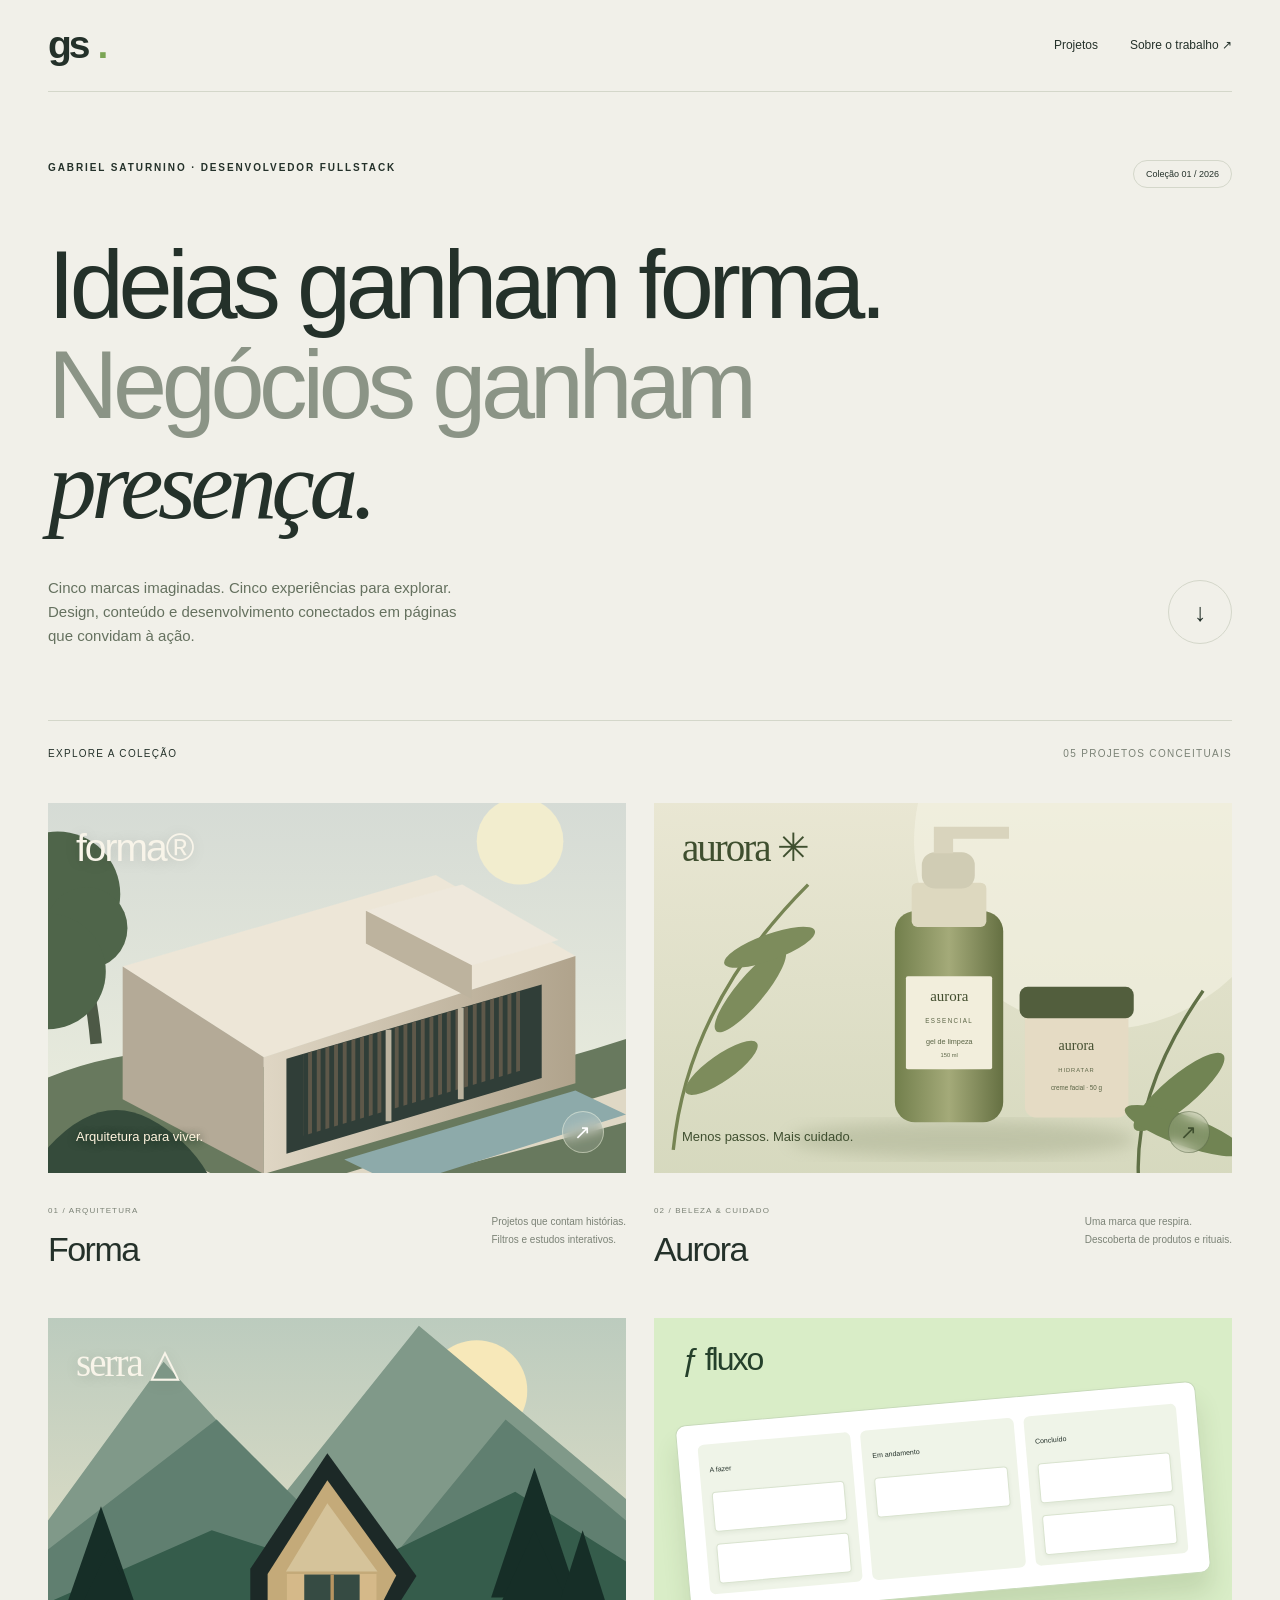
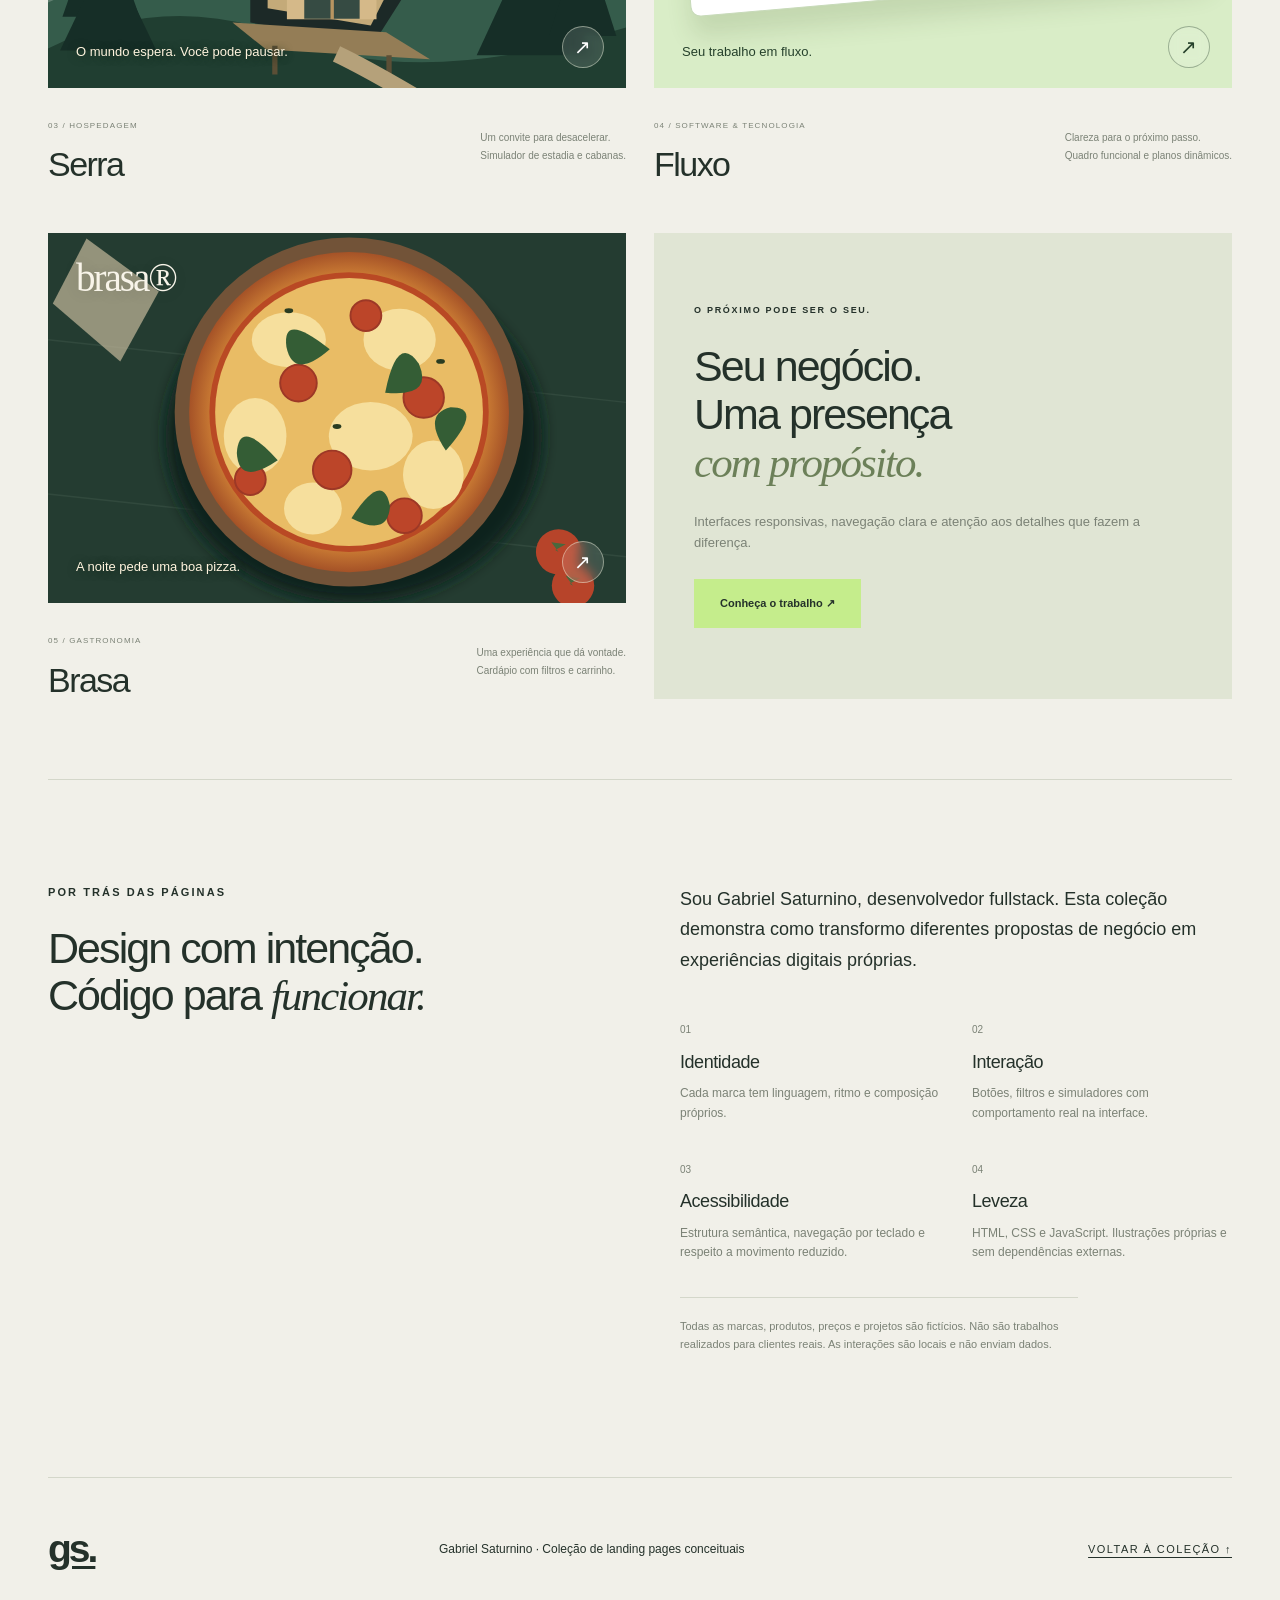
<file: index.html>
<!doctype html><html lang="pt-BR"><head><meta charset="utf-8"><meta name="viewport" content="width=device-width,initial-scale=1"><meta name="description" content="Cinco experiências digitais conceituais por Gabriel Saturnino. Landing pages responsivas para arquitetura, cosméticos, hospedagem, SaaS e gastronomia."><meta property="og:title" content="Gabriel Saturnino — Experiências digitais"><meta property="og:description" content="Cinco marcas imaginadas. Cinco experiências para explorar."><title>Gabriel Saturnino — Landing pages & experiências digitais</title><link rel="icon" href="assets/favicon.svg"><link rel="stylesheet" href="assets/base.837f92d270.css"><link rel="stylesheet" href="assets/hub.219b7e39ab.css"></head><body><a class="skip" href="#projetos">Pular para os projetos</a><header class="shell"><nav class="nav" aria-label="Principal"><a class="brand" href="#">gs<span class="hub-dot">.</span></a><div class="hub-nav"><a href="#projetos">Projetos</a><a href="#sobre">Sobre o trabalho ↗</a></div></nav></header><main><section class="shell hub-hero"><div class="hero-index"><span class="eyebrow">Gabriel Saturnino · Desenvolvedor fullstack</span><span class="pill">Coleção 01 / 2026</span></div><h1>Ideias ganham forma.<br><span>Negócios ganham</span><br><i>presença.</i></h1><div class="hub-intro"><p>Cinco marcas imaginadas. Cinco experiências para explorar. Design, conteúdo e desenvolvimento conectados em páginas que convidam à ação.</p><a href="#projetos" class="hub-down" aria-label="Explorar os cinco projetos">↓</a></div></section><section class="shell hub-projects" id="projetos"><div class="collection-title"><span class="label">Explore a coleção</span><span class="label muted">05 projetos conceituais</span></div><div class="hub-grid"><a class="hub-card forma-card" href="forma/"><div class="hub-preview"><img src="assets/architecture.svg" alt="Prévia do projeto Forma, arquitetura contemporânea" fetchpriority="high"><span class="preview-brand">forma®</span><span class="preview-note">Arquitetura para viver.</span><span class="open-arrow">↗</span></div><div class="hub-card-info"><div><span class="number">01 / ARQUITETURA</span><h2>Forma</h2></div><p>Projetos que contam histórias.<br>Filtros e estudos interativos.</p></div></a><a class="hub-card aurora-card" href="aurora/"><div class="hub-preview"><img src="assets/cosmetics.svg" alt="Prévia do projeto Aurora, cosméticos conceituais" loading="lazy"><span class="preview-brand serif">aurora ✳</span><span class="preview-note">Menos passos. Mais cuidado.</span><span class="open-arrow">↗</span></div><div class="hub-card-info"><div><span class="number">02 / BELEZA & CUIDADO</span><h2>Aurora</h2></div><p>Uma marca que respira.<br>Descoberta de produtos e rituais.</p></div></a><a class="hub-card serra-card" href="serra/"><div class="hub-preview"><img src="assets/serra.svg" alt="Prévia do projeto Serra, cabana na montanha" loading="lazy"><span class="preview-brand serif">serra △</span><span class="preview-note">O mundo espera. Você pode pausar.</span><span class="open-arrow">↗</span></div><div class="hub-card-info"><div><span class="number">03 / HOSPEDAGEM</span><h2>Serra</h2></div><p>Um convite para desacelerar.<br>Simulador de estadia e cabanas.</p></div></a><a class="hub-card fluxo-card" href="fluxo/"><div class="hub-preview fluxo-preview"><span class="preview-brand">ƒ fluxo</span><div class="hub-mini-board"><div><span>A fazer</span><i></i><i></i></div><div><span>Em andamento</span><i></i></div><div><span>Concluído</span><i></i><i></i></div></div><span class="preview-note">Seu trabalho em fluxo.</span><span class="open-arrow">↗</span></div><div class="hub-card-info"><div><span class="number">04 / SOFTWARE & TECNOLOGIA</span><h2>Fluxo</h2></div><p>Clareza para o próximo passo.<br>Quadro funcional e planos dinâmicos.</p></div></a><a class="hub-card brasa-card" href="brasa/"><div class="hub-preview"><img src="assets/pizza.svg" alt="Prévia do projeto Brasa, pizza artesanal ilustrada" loading="lazy"><span class="preview-brand serif">brasa®</span><span class="preview-note">A noite pede uma boa pizza.</span><span class="open-arrow">↗</span></div><div class="hub-card-info"><div><span class="number">05 / GASTRONOMIA</span><h2>Brasa</h2></div><p>Uma experiência que dá vontade.<br>Cardápio com filtros e carrinho.</p></div></a><article class="hub-next"><span class="eyebrow">O próximo pode ser o seu.</span><h2>Seu negócio.<br>Uma presença<br><span>com propósito.</span></h2><p>Interfaces responsivas, navegação clara e atenção aos detalhes que fazem a diferença.</p><a class="btn" href="#sobre">Conheça o trabalho ↗</a></article></div></section><section class="shell section about" id="sobre"><div><span class="eyebrow">Por trás das páginas</span><h2>Design com intenção.<br>Código para <i>funcionar.</i></h2></div><div><p class="lead">Sou Gabriel Saturnino, desenvolvedor fullstack. Esta coleção demonstra como transformo diferentes propostas de negócio em experiências digitais próprias.</p><div class="about-grid"><article><span>01</span><h3>Identidade</h3><p>Cada marca tem linguagem, ritmo e composição próprios.</p></article><article><span>02</span><h3>Interação</h3><p>Botões, filtros e simuladores com comportamento real na interface.</p></article><article><span>03</span><h3>Acessibilidade</h3><p>Estrutura semântica, navegação por teclado e respeito a movimento reduzido.</p></article><article><span>04</span><h3>Leveza</h3><p>HTML, CSS e JavaScript. Ilustrações próprias e sem dependências externas.</p></article></div><p class="demo-note">Todas as marcas, produtos, preços e projetos são fictícios. Não são trabalhos realizados para clientes reais. As interações são locais e não enviam dados.</p></div></section></main><footer class="shell footer"><div class="footer-row"><a class="brand" href="#">gs.</a><p>Gabriel Saturnino · Coleção de landing pages conceituais</p><a class="label" href="#projetos">Voltar à coleção ↑</a></div></footer></body></html>
</file>
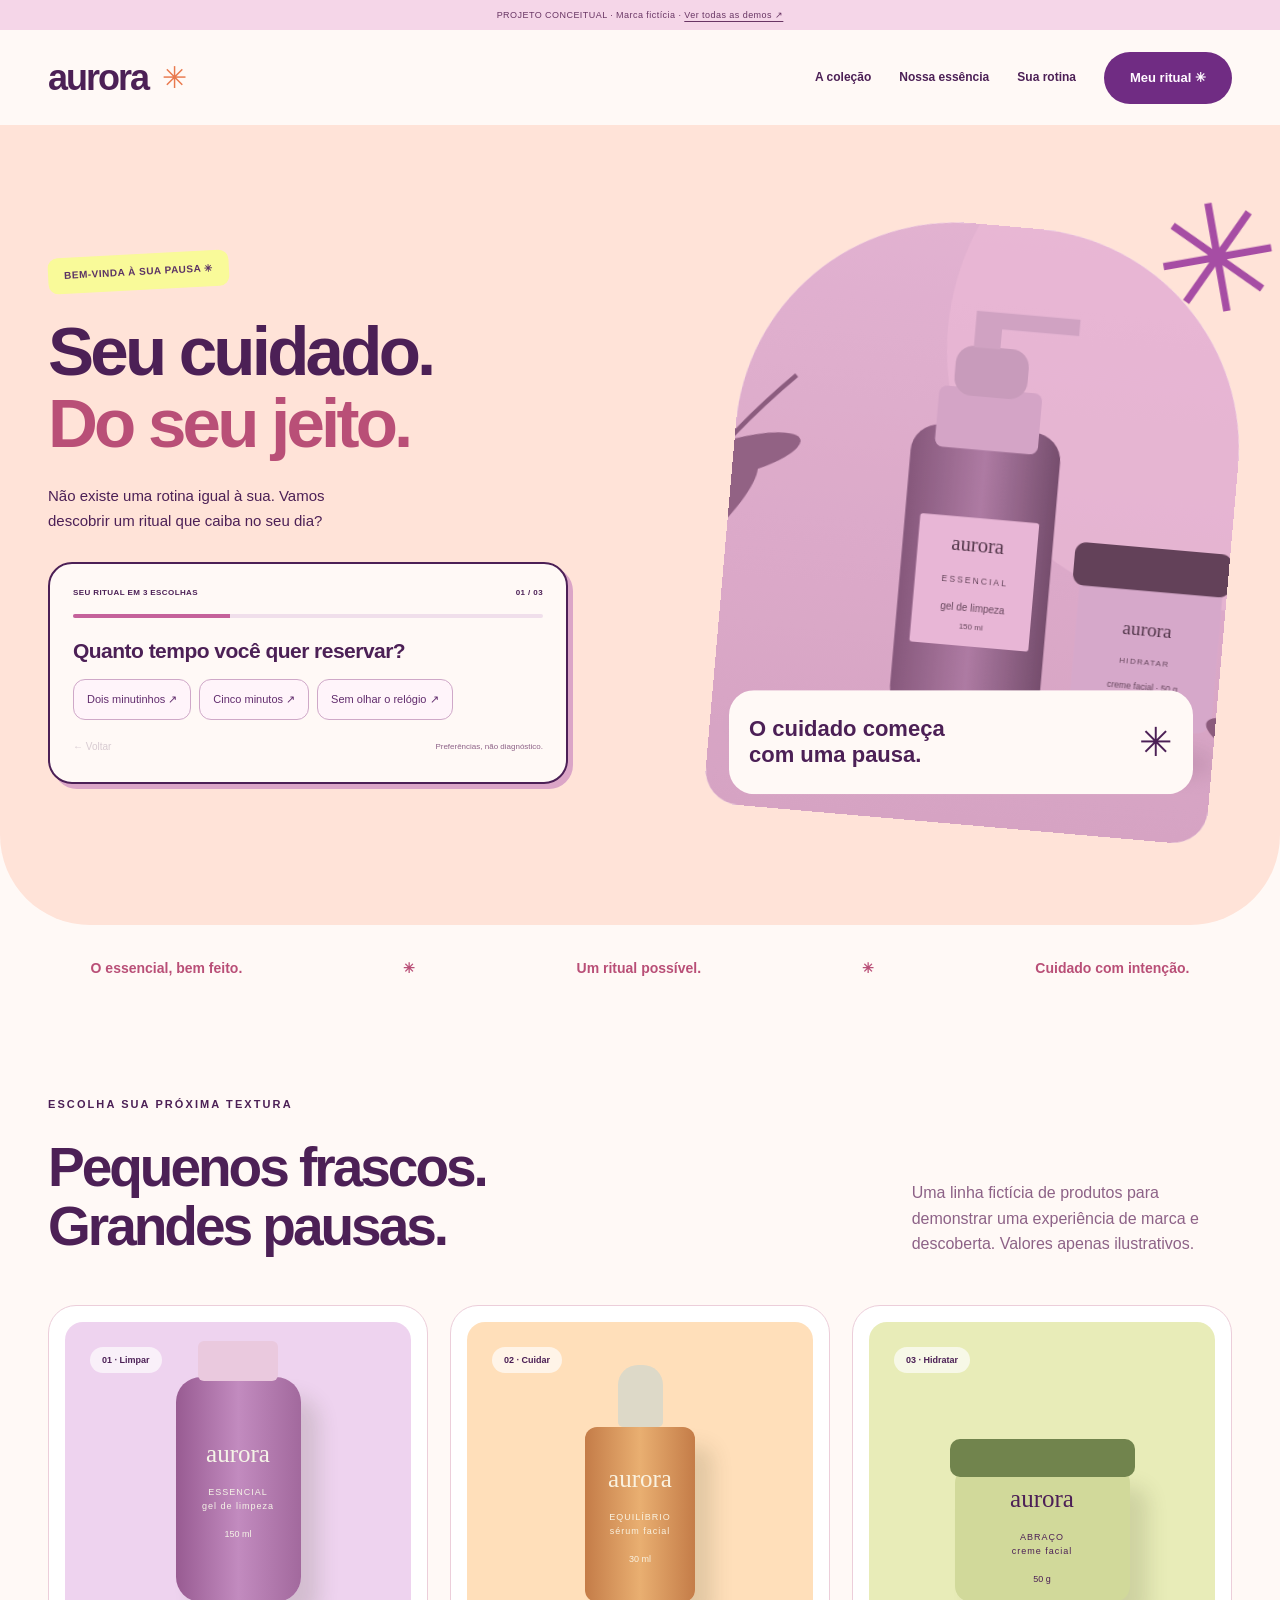
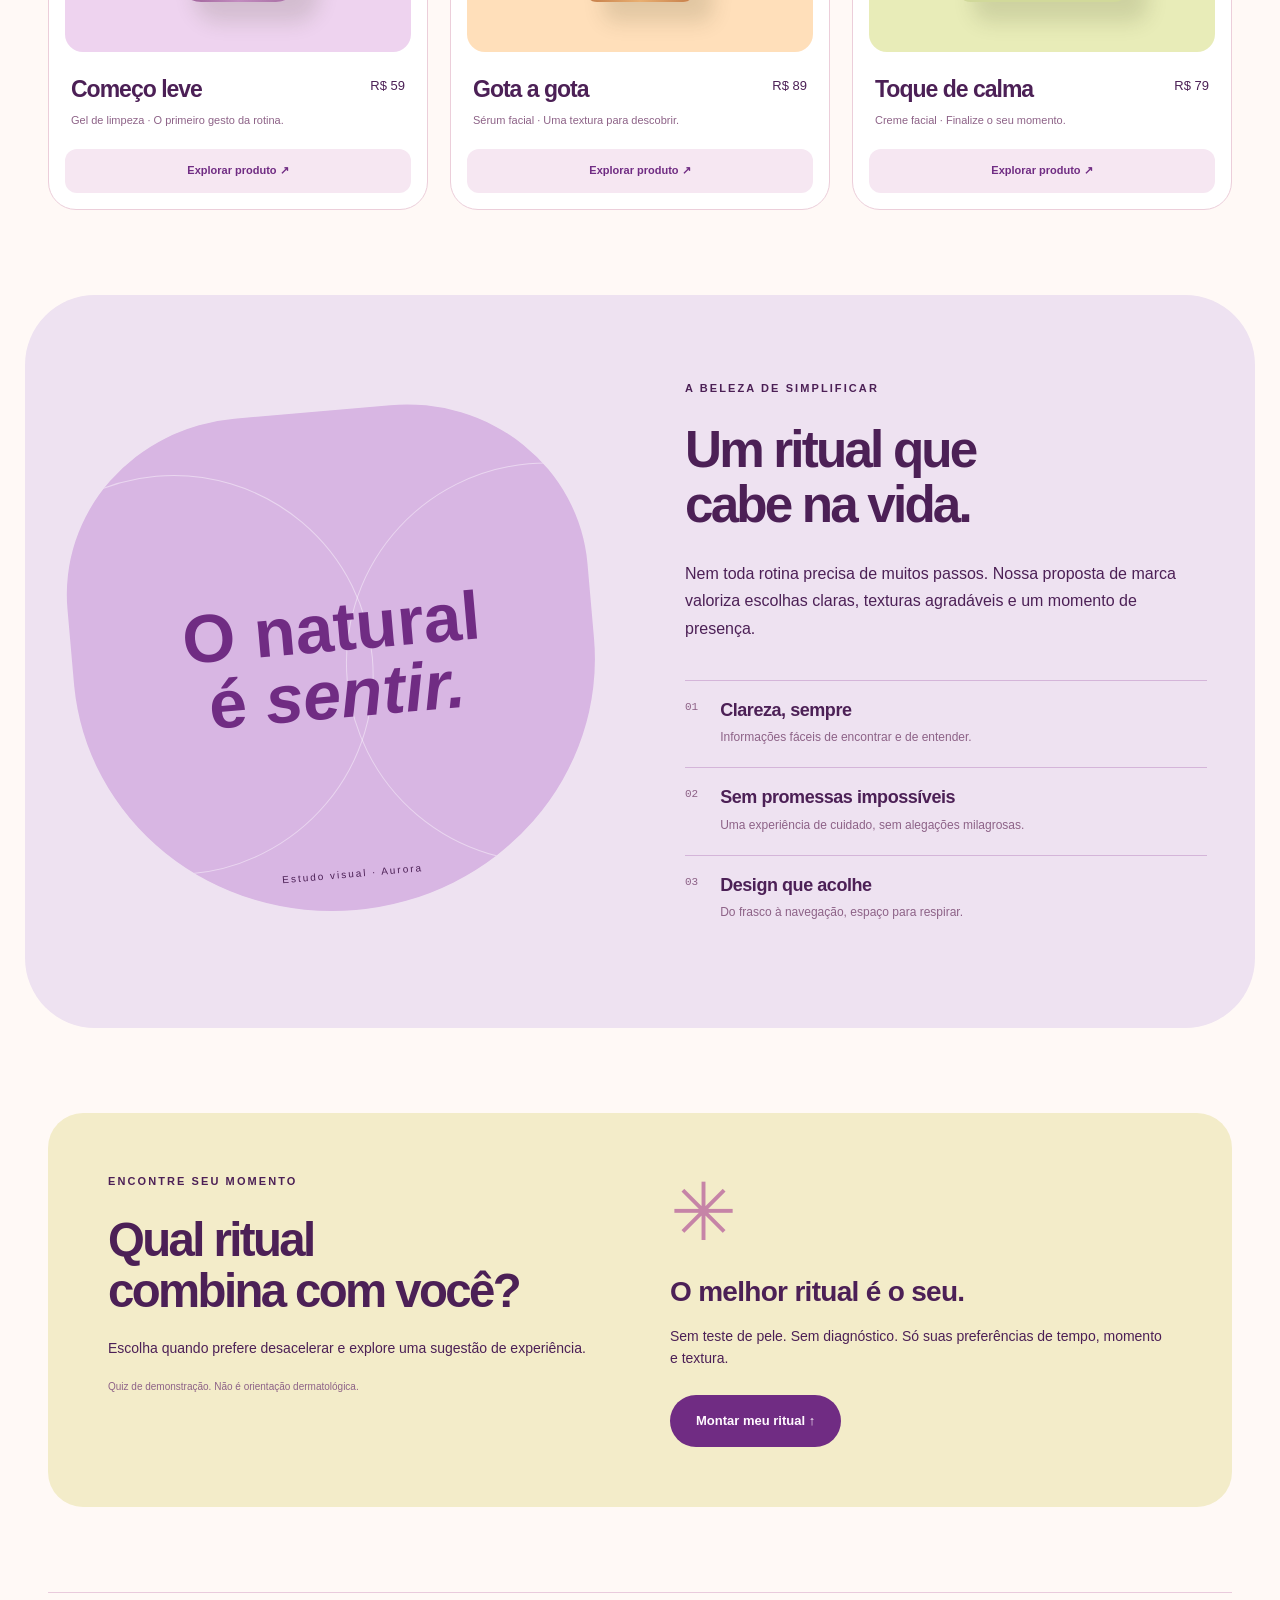
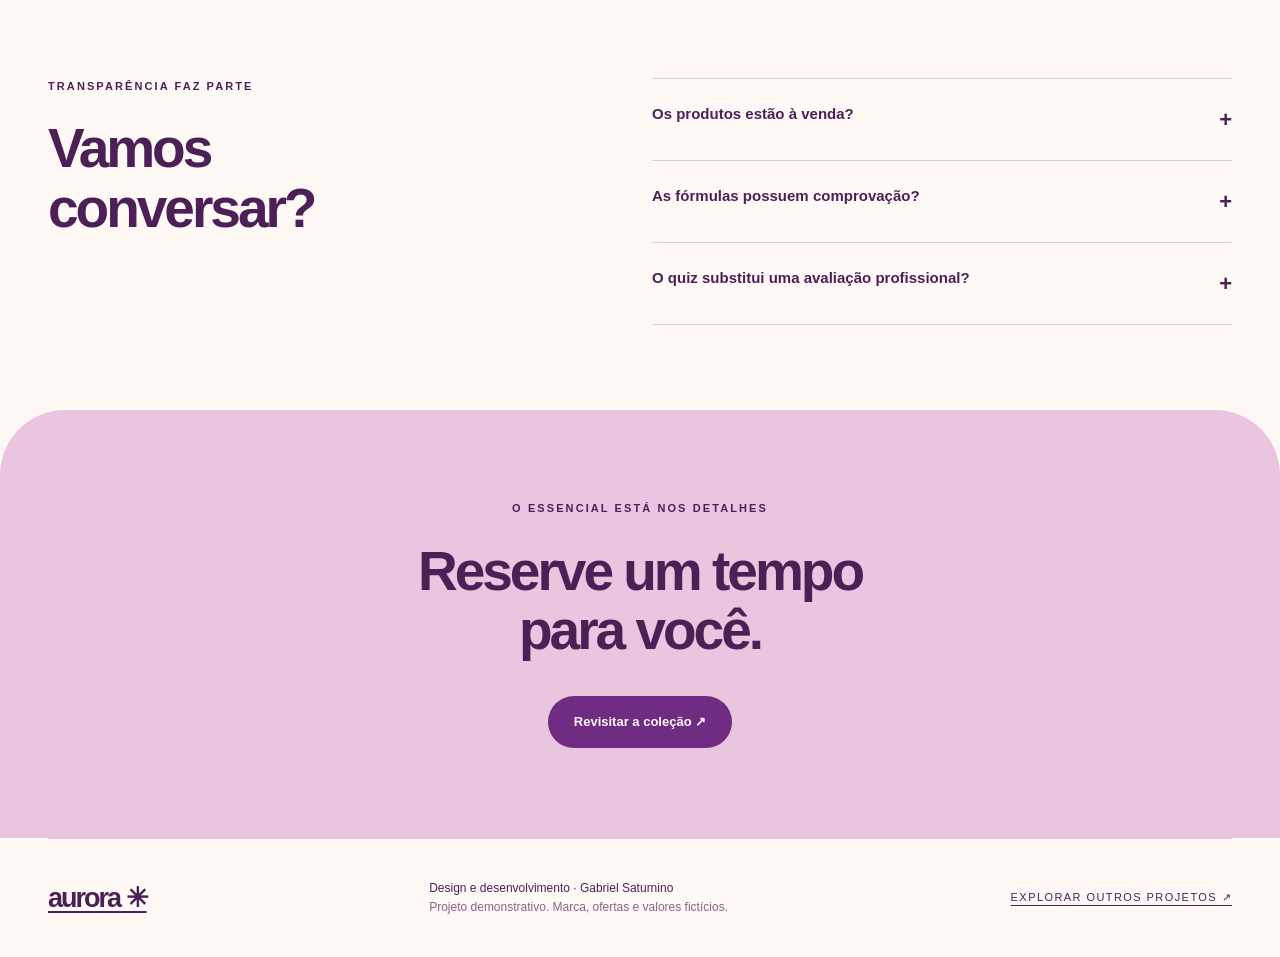
<file: aurora/index.html>
<!doctype html><html lang="pt-BR"><head><meta charset="utf-8"><meta name="viewport" content="width=device-width,initial-scale=1"><meta name="theme-color" content="#253f2c"><meta name="description" content="Uma experiência conceitual de skincare com rotina simples e design natural."><meta property="og:title" content="Aurora — O essencial para sua pele"><meta property="og:description" content="Uma experiência conceitual de skincare com rotina simples e design natural."><meta property="og:type" content="website"><title>Aurora — O essencial para sua pele</title><link rel="icon" href="../assets/favicon.svg" type="image/svg+xml"><link rel="stylesheet" href="../assets/base.837f92d270.css"><link rel="stylesheet" href="style.e7181ecf94.css"><script src="../assets/base.86963e2959.js" defer></script><script src="app.1c2b7c508b.js" defer></script><link rel="stylesheet" href="../assets/motion.d004c29d39.css"><script src="../assets/motion.525d0bfa95.js" defer></script></head><body class="aurora"><a class="skip" href="#main">Pular para o conteúdo</a><div class="demo-bar">PROJETO CONCEITUAL · Marca fictícia · <a href="../">Ver todas as demos ↗</a></div><header class="shell"><nav class="nav" aria-label="Navegação principal"><a class="brand" href="#">aurora<span class="sun">✳</span></a><button class="menu-toggle" aria-expanded="false" aria-controls="nav-links">Menu</button><div class="links" id="nav-links"><a href="#colecao">A coleção</a><a href="#filosofia">Nossa essência</a><a href="#rotina">Sua rotina</a><a class="btn" href="#descobrir">Meu ritual ✳</a></div></nav></header><main id="main"><section class="hero" id="descobrir"><div class="shell hero-layout"><div class="hero-copy"><span class="aurora-sticker">BEM-VINDA À SUA PAUSA ✳</span><h1>Seu cuidado.<br><span class="serif italic">Do seu jeito.</span></h1><p class="lead">Não existe uma rotina igual à sua. Vamos descobrir um ritual que caiba no seu dia?</p><div class="ritual-builder" aria-label="Monte seu ritual"><div class="builder-top"><span>SEU RITUAL EM 3 ESCOLHAS</span><span id="quiz-progress">01 / 03</span></div><div class="progress-track"><span id="progress-fill"></span></div><h2 id="quiz-question">Quanto tempo você quer reservar?</h2><div id="quiz-answers"></div><div class="builder-bottom"><button id="quiz-back" disabled>← Voltar</button><span>Preferências, não diagnóstico.</span></div><div id="guided-result" aria-live="polite" hidden></div></div><div class="hero-notes" aria-label="Princípios da marca"><span>Fórmulas ilustrativas</span><span>Design consciente</span><span>Rotina essencial</span></div></div><div class="hero-art"><span class="floating-flower" aria-hidden="true">✳</span><img src="../assets/cosmetics.svg" alt="Ilustração de frascos Aurora em tons de oliva e creme com folhas" fetchpriority="high"><div class="art-tag"><span class="serif">O cuidado começa<br>com uma pausa.</span><span>✳</span></div></div></div></section><div class="ticker" aria-label="Princípios da coleção"><span>O essencial, bem feito.</span><span>✳</span><span>Um ritual possível.</span><span>✳</span><span>Cuidado com intenção.</span></div><section class="shell section" id="colecao"><div class="section-head"><div><span class="eyebrow">ESCOLHA SUA PRÓXIMA TEXTURA</span><h2>Pequenos frascos.<br><span class="serif italic">Grandes pausas.</span></h2></div><p class="muted">Uma linha fictícia de produtos para demonstrar uma experiência de marca e descoberta. Valores apenas ilustrativos.</p></div><div class="grid g3 products"><article class="product"><div class="product-art clean"><span class="pill">01 · Limpar</span><div class="bottle"><span>aurora</span><small>ESSENCIAL<br>gel de limpeza</small><em>150 ml</em></div></div><div class="product-title"><h3>Começo leve</h3><span>R$ 59</span></div><p>Gel de limpeza · O primeiro gesto da rotina.</p><button class="product-link" data-product="limpar">Explorar produto ↗</button></article><article class="product"><div class="product-art serum"><span class="pill">02 · Cuidar</span><div class="dropper"><div></div><span>aurora</span><small>EQUILÍBRIO<br>sérum facial</small><em>30 ml</em></div></div><div class="product-title"><h3>Gota a gota</h3><span>R$ 89</span></div><p>Sérum facial · Uma textura para descobrir.</p><button class="product-link" data-product="cuidar">Explorar produto ↗</button></article><article class="product"><div class="product-art cream"><span class="pill">03 · Hidratar</span><div class="jar"><span>aurora</span><small>ABRAÇO<br>creme facial</small><em>50 g</em></div></div><div class="product-title"><h3>Toque de calma</h3><span>R$ 79</span></div><p>Creme facial · Finalize o seu momento.</p><button class="product-link" data-product="hidratar">Explorar produto ↗</button></article></div></section><section class="philosophy" id="filosofia"><div class="shell section grid g2"><div class="botanical"><span class="orb orb1"></span><span class="orb orb2"></span><span class="serif">O natural<br>é <i>sentir.</i></span><small>Estudo visual · Aurora</small></div><div class="philosophy-copy"><span class="eyebrow">A beleza de simplificar</span><h2>Um ritual que<br><span class="serif italic">cabe na vida.</span></h2><p class="lead">Nem toda rotina precisa de muitos passos. Nossa proposta de marca valoriza escolhas claras, texturas agradáveis e um momento de presença.</p><div class="principle"><span>01</span><div><h3>Clareza, sempre</h3><p>Informações fáceis de encontrar e de entender.</p></div></div><div class="principle"><span>02</span><div><h3>Sem promessas impossíveis</h3><p>Uma experiência de cuidado, sem alegações milagrosas.</p></div></div><div class="principle"><span>03</span><div><h3>Design que acolhe</h3><p>Do frasco à navegação, espaço para respirar.</p></div></div></div></div></section><section class="shell section" id="rotina"><div class="ritual"><div><span class="eyebrow">Encontre seu momento</span><h2>Qual ritual<br><span class="serif italic">combina com você?</span></h2><p>Escolha quando prefere desacelerar e explore uma sugestão de experiência.</p><p class="fine">Quiz de demonstração. Não é orientação dermatológica.</p></div><div class="ritual-invitation"><span>✳</span><h3>O melhor ritual é o seu.</h3><p>Sem teste de pele. Sem diagnóstico. Só suas preferências de tempo, momento e textura.</p><a class="btn" href="#descobrir">Montar meu ritual ↑</a></div></div></section><section class="shell section rule"><div class="grid g2"><div><span class="eyebrow">Transparência faz parte</span><h2>Vamos<br><span class="serif italic">conversar?</span></h2></div><div class="faq"><details><summary>Os produtos estão à venda?</summary><p>Não. Aurora é uma marca fictícia criada para este portfólio. Não há estoque, cobrança ou envio de produtos.</p></details><details><summary>As fórmulas possuem comprovação?</summary><p>As embalagens e descrições são estudos conceituais. Não representam fórmulas reais, certificações ou resultados clínicos.</p></details><details><summary>O quiz substitui uma avaliação profissional?</summary><p>Não. Ele demonstra uma interação de personalização por preferência de horário, sem analisar condições da pele ou indicar tratamento.</p></details></div></div></section><section class="closing"><div class="shell"><span class="eyebrow">O essencial está nos detalhes</span><h2>Reserve um tempo<br><span class="serif italic">para você.</span></h2><a class="btn" href="#colecao">Revisitar a coleção ↗</a></div></section></main><dialog class="dialog" id="product-dialog"><button class="dialog-close" data-close aria-label="Fechar produto">×</button><span class="eyebrow">Coleção conceitual</span><h2 id="product-name"></h2><p id="product-description"></p><p class="fine">Produto fictício. Sem compra, alegações clínicas ou recomendação de tratamento.</p><button class="btn" data-close>Continuar explorando ↗</button></dialog><footer class="footer shell"><div class="footer-row"><a class="brand" href="#">aurora ✳</a><p>Design e desenvolvimento · Gabriel Saturnino<br><span class="muted">Projeto demonstrativo. Marca, ofertas e valores fictícios.</span></p><a class="label" href="../">Explorar outros projetos ↗</a></div></footer></body></html>
</file>
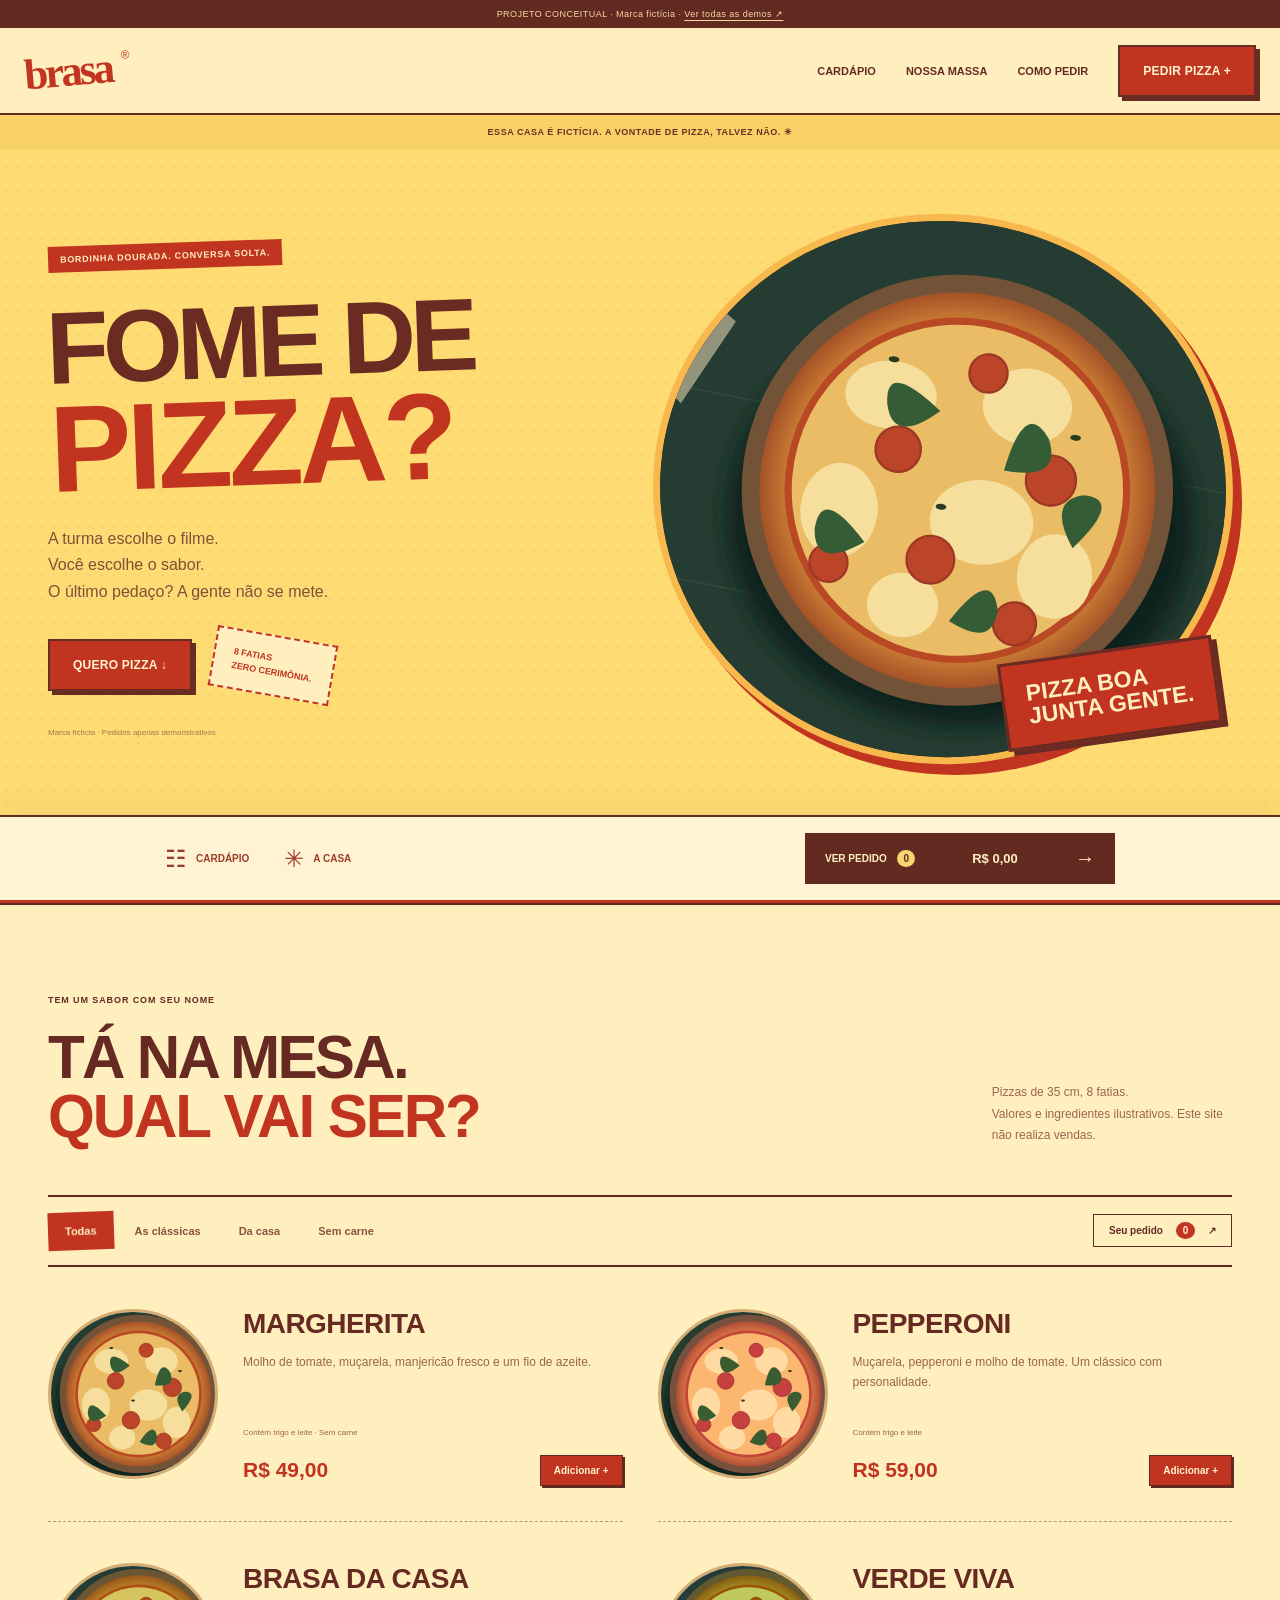
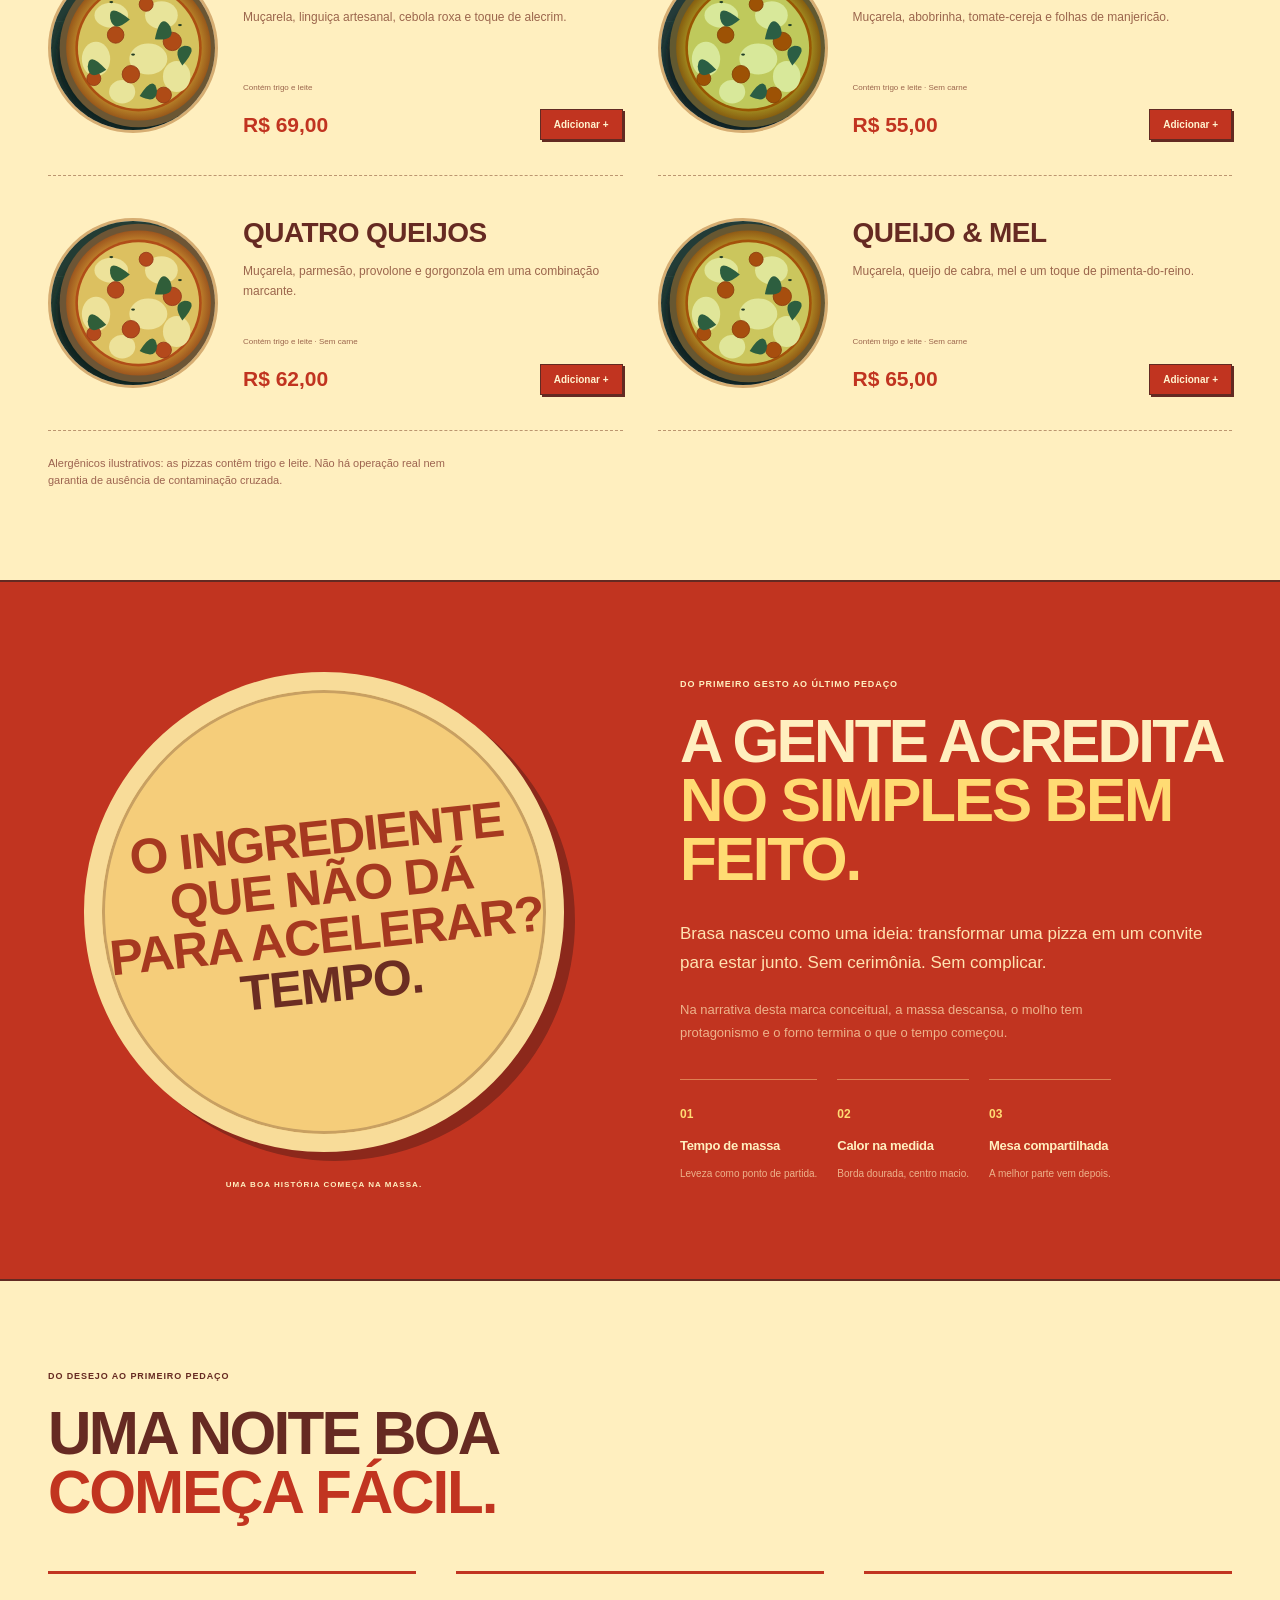
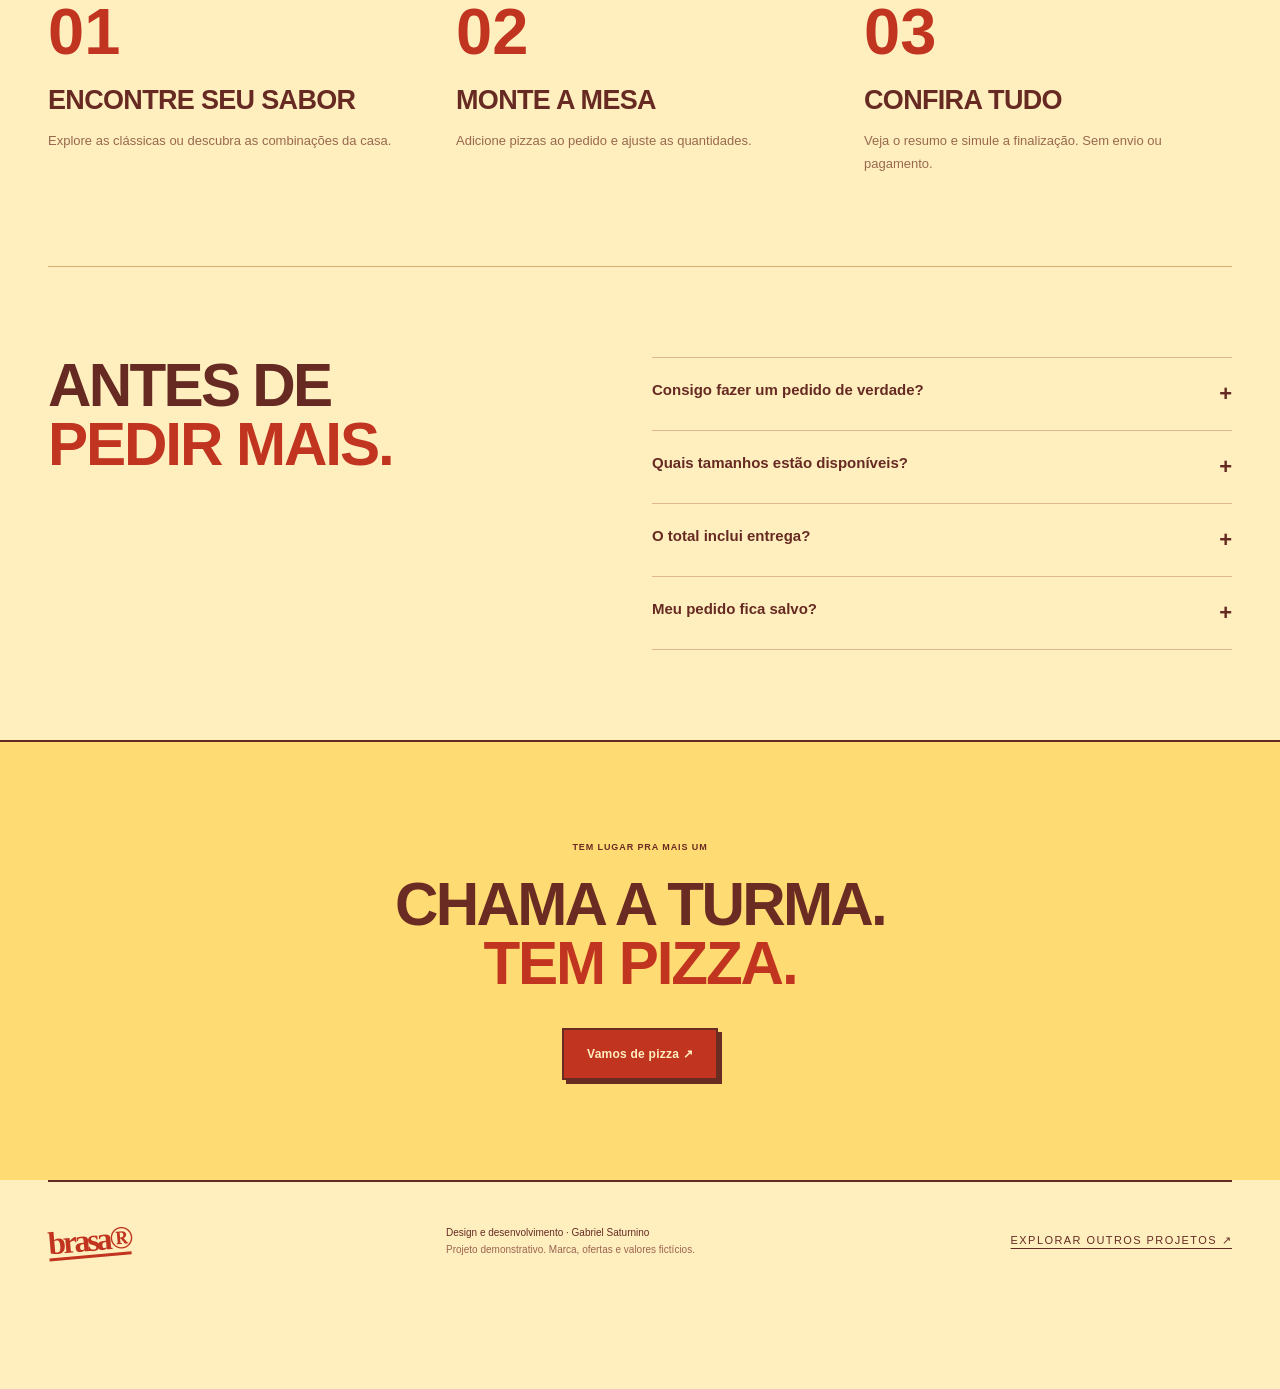
<file: brasa/index.html>
<!doctype html><html lang="pt-BR"><head><meta charset="utf-8"><meta name="viewport" content="width=device-width,initial-scale=1"><meta name="theme-color" content="#253f2c"><meta name="description" content="Pizzaria conceitual. Explore sabores e monte um pedido demonstrativo."><meta property="og:title" content="Brasa — Pizza de verdade, sem pressa"><meta property="og:description" content="Pizzaria conceitual. Explore sabores e monte um pedido demonstrativo."><meta property="og:type" content="website"><title>Brasa — Pizza de verdade, sem pressa</title><link rel="icon" href="../assets/favicon.svg" type="image/svg+xml"><link rel="stylesheet" href="../assets/base.837f92d270.css"><link rel="stylesheet" href="style.1a8e5857d1.css"><script src="../assets/base.86963e2959.js" defer></script><script src="app.c14c01087c.js" defer></script><link rel="stylesheet" href="../assets/motion.d004c29d39.css"><script src="../assets/motion.525d0bfa95.js" defer></script></head><body class="brasa"><a class="skip" href="#main">Pular para o conteúdo</a><div class="demo-bar">PROJETO CONCEITUAL · Marca fictícia · <a href="../">Ver todas as demos ↗</a></div><header class="shell"><nav class="nav" aria-label="Navegação principal"><a class="brand" href="#">brasa<span>®</span></a><button class="menu-toggle" aria-expanded="false" aria-controls="nav-links">Menu</button><div class="links" id="nav-links"><a href="#cardapio">Cardápio</a><a href="#historia">Nossa massa</a><a href="#como-pedir">Como pedir</a><a class="btn" href="#cardapio">PEDIR PIZZA +</a></div></nav></header><main id="main"><div class="pizza-announcement">ESSA CASA É FICTÍCIA. A VONTADE DE PIZZA, TALVEZ NÃO. ✳</div><section class="hero"><div class="shell hero-layout"><div class="hero-copy"><span class="eyebrow">BORDINHA DOURADA. CONVERSA SOLTA.</span><h1>FOME DE<br><span class="serif italic">PIZZA?</span></h1><p>A turma escolhe o filme.<br>Você escolhe o sabor.<br>O último pedaço? A gente não se mete.</p><div class="actions"><a class="btn" href="#cardapio">QUERO PIZZA ↓</a><span class="hero-stamp">8 FATIAS<br><b>ZERO CERIMÔNIA.</b></span></div><span class="hero-small">Marca fictícia · Pedidos apenas demonstrativos</span></div><div class="pizza-art"><img src="../assets/pizza.svg" alt="Ilustração autoral de pizza com queijo, tomate e manjericão" fetchpriority="high"><span class="pizza-tag">PIZZA BOA<br><i>JUNTA GENTE.</i></span></div></div></section><div class="marquee"><span>FERMENTAÇÃO LENTA</span><b>✳</b><span>RECEITA DA CASA</span><b>✳</b><span>DO FORNO PRA MESA</span><b>✳</b><span>MAIS UM PEDAÇO?</span></div><section class="shell section" id="cardapio"><div class="section-head"><div><span class="eyebrow">Tem um sabor com seu nome</span><h2>TÁ NA MESA.<br><span class="serif italic">QUAL VAI SER?</span></h2></div><p class="muted">Pizzas de 35 cm, 8 fatias.<br>Valores e ingredientes ilustrativos. Este site não realiza vendas.</p></div><div class="menu-controls"><div class="chips" role="group" aria-label="Filtrar cardápio"><button class="chip" data-menu="all" aria-pressed="true">Todas</button><button class="chip" data-menu="classicas" aria-pressed="false">As clássicas</button><button class="chip" data-menu="autorais" aria-pressed="false">Da casa</button><button class="chip" data-menu="vegetarianas" aria-pressed="false">Sem carne</button></div><button class="cart-trigger" data-dialog="cart-dialog">Seu pedido <span id="cart-count">0</span> ↗</button></div><div class="grid g3 menu-grid" id="menu-grid"></div><p class="fine" style="margin-top:24px">Alergênicos ilustrativos: as pizzas contêm trigo e leite. Não há operação real nem garantia de ausência de contaminação cruzada.</p></section><section class="story" id="historia"><div class="shell section grid g2"><div class="story-art"><div class="dough-circle"><span class="serif">O ingrediente<br>que não dá<br>para acelerar?<br><i>Tempo.</i></span></div><span class="label">Uma boa história começa na massa.</span></div><div class="story-copy"><span class="eyebrow">Do primeiro gesto ao último pedaço</span><h2>A gente acredita<br><span class="serif italic">no simples bem feito.</span></h2><p class="lead">Brasa nasceu como uma ideia: transformar uma pizza em um convite para estar junto. Sem cerimônia. Sem complicar.</p><p>Na narrativa desta marca conceitual, a massa descansa, o molho tem protagonismo e o forno termina o que o tempo começou.</p><div class="story-details"><div><span>01</span><h3>Tempo de massa</h3><p>Leveza como ponto de partida.</p></div><div><span>02</span><h3>Calor na medida</h3><p>Borda dourada, centro macio.</p></div><div><span>03</span><h3>Mesa compartilhada</h3><p>A melhor parte vem depois.</p></div></div></div></div></section><section class="shell section" id="como-pedir"><div class="section-head"><div><span class="eyebrow">Do desejo ao primeiro pedaço</span><h2>Uma noite boa<br><span class="serif italic">começa fácil.</span></h2></div></div><div class="grid g3 order-steps"><article><span>01</span><h3>Encontre seu sabor</h3><p>Explore as clássicas ou descubra as combinações da casa.</p></article><article><span>02</span><h3>Monte a mesa</h3><p>Adicione pizzas ao pedido e ajuste as quantidades.</p></article><article><span>03</span><h3>Confira tudo</h3><p>Veja o resumo e simule a finalização. Sem envio ou pagamento.</p></article></div></section><section class="shell section rule"><div class="grid g2"><h2>Antes de<br><span class="serif italic">pedir mais.</span></h2><div class="faq"><details><summary>Consigo fazer um pedido de verdade?</summary><p>Não. Brasa é uma pizzaria fictícia. O carrinho é uma demonstração local e não envia informações, não cobra e não gera entrega.</p></details><details><summary>Quais tamanhos estão disponíveis?</summary><p>O cardápio demonstrativo usa um tamanho único de 35 cm, com 8 fatias. Não há opção de meia pizza nesta versão.</p></details><details><summary>O total inclui entrega?</summary><p>Não há serviço de entrega. O total representa apenas a soma dos produtos ilustrativos, sem cobrança.</p></details><details><summary>Meu pedido fica salvo?</summary><p>Não. As escolhas permanecem apenas enquanto esta página está aberta e são apagadas ao recarregar.</p></details></div></div></section><section class="pizza-cta"><div class="shell"><span class="eyebrow">Tem lugar pra mais um</span><h2>CHAMA A TURMA.<br><span class="serif italic">TEM PIZZA.</span></h2><a class="btn" href="#cardapio">Vamos de pizza ↗</a></div></section></main><div class="order-dock" aria-label="Atalhos e pedido"><a href="#cardapio">☷ <span>Cardápio</span></a><a href="#historia">✳ <span>A casa</span></a><button data-dialog="cart-dialog" class="dock-order"><span>VER PEDIDO <b id="dock-count">0</b></span><strong id="dock-total">R$ 0,00</strong><span>→</span></button></div><dialog class="dialog" id="cart-dialog"><button class="dialog-close" data-close aria-label="Fechar pedido">×</button><span class="eyebrow">Só falta escolher a companhia</span><h2>O SEU PEDIDO.</h2><div id="cart-items"></div><div class="cart-total"><span>Total ilustrativo</span><strong id="cart-total">R$ 0,00</strong></div><p class="fine">Demonstração local. Sem entrega, pagamento ou transmissão de dados.</p><button class="btn" id="checkout">Simular finalização ↗</button><p class="status" role="status" id="checkout-status" aria-live="polite"></p></dialog><div class="toast" role="status" id="toast" aria-live="polite"></div><footer class="footer shell"><div class="footer-row"><a class="brand" href="#">brasa®</a><p>Design e desenvolvimento · Gabriel Saturnino<br><span class="muted">Projeto demonstrativo. Marca, ofertas e valores fictícios.</span></p><a class="label" href="../">Explorar outros projetos ↗</a></div></footer></body></html>
</file>
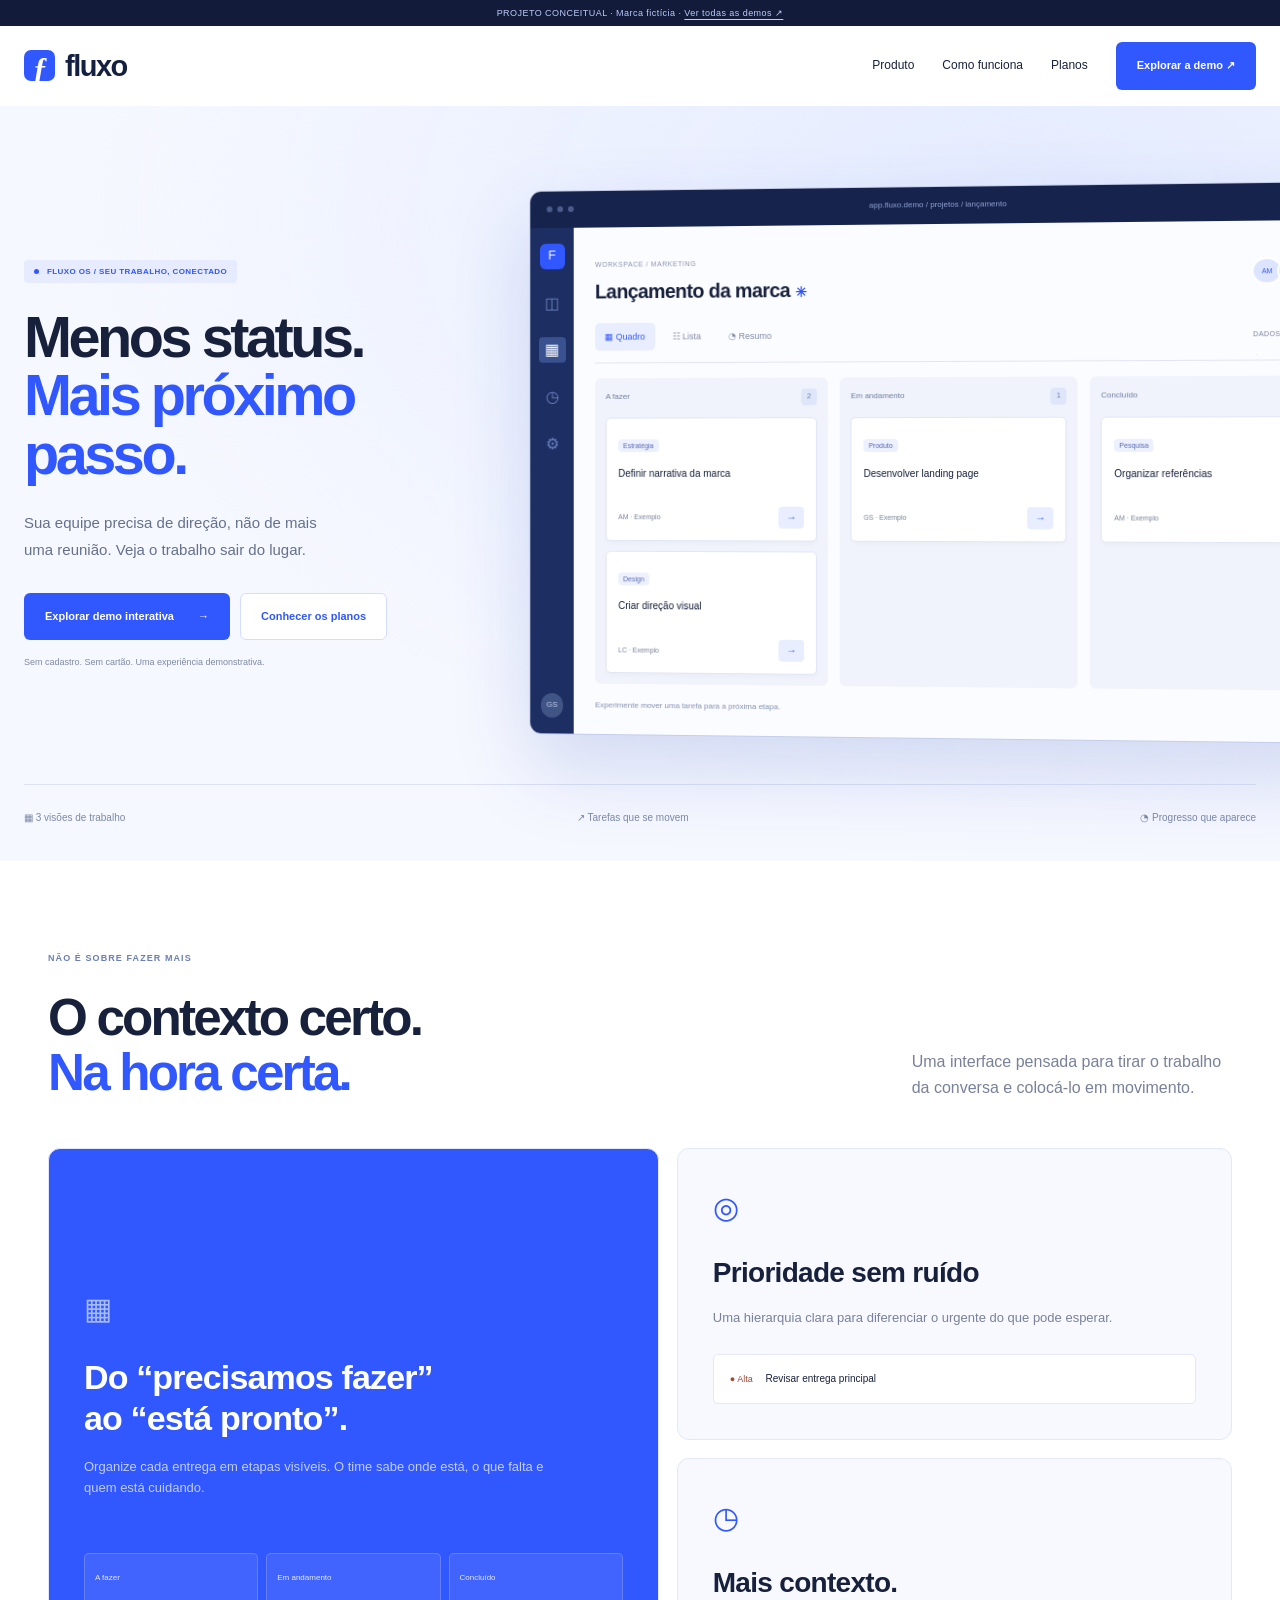
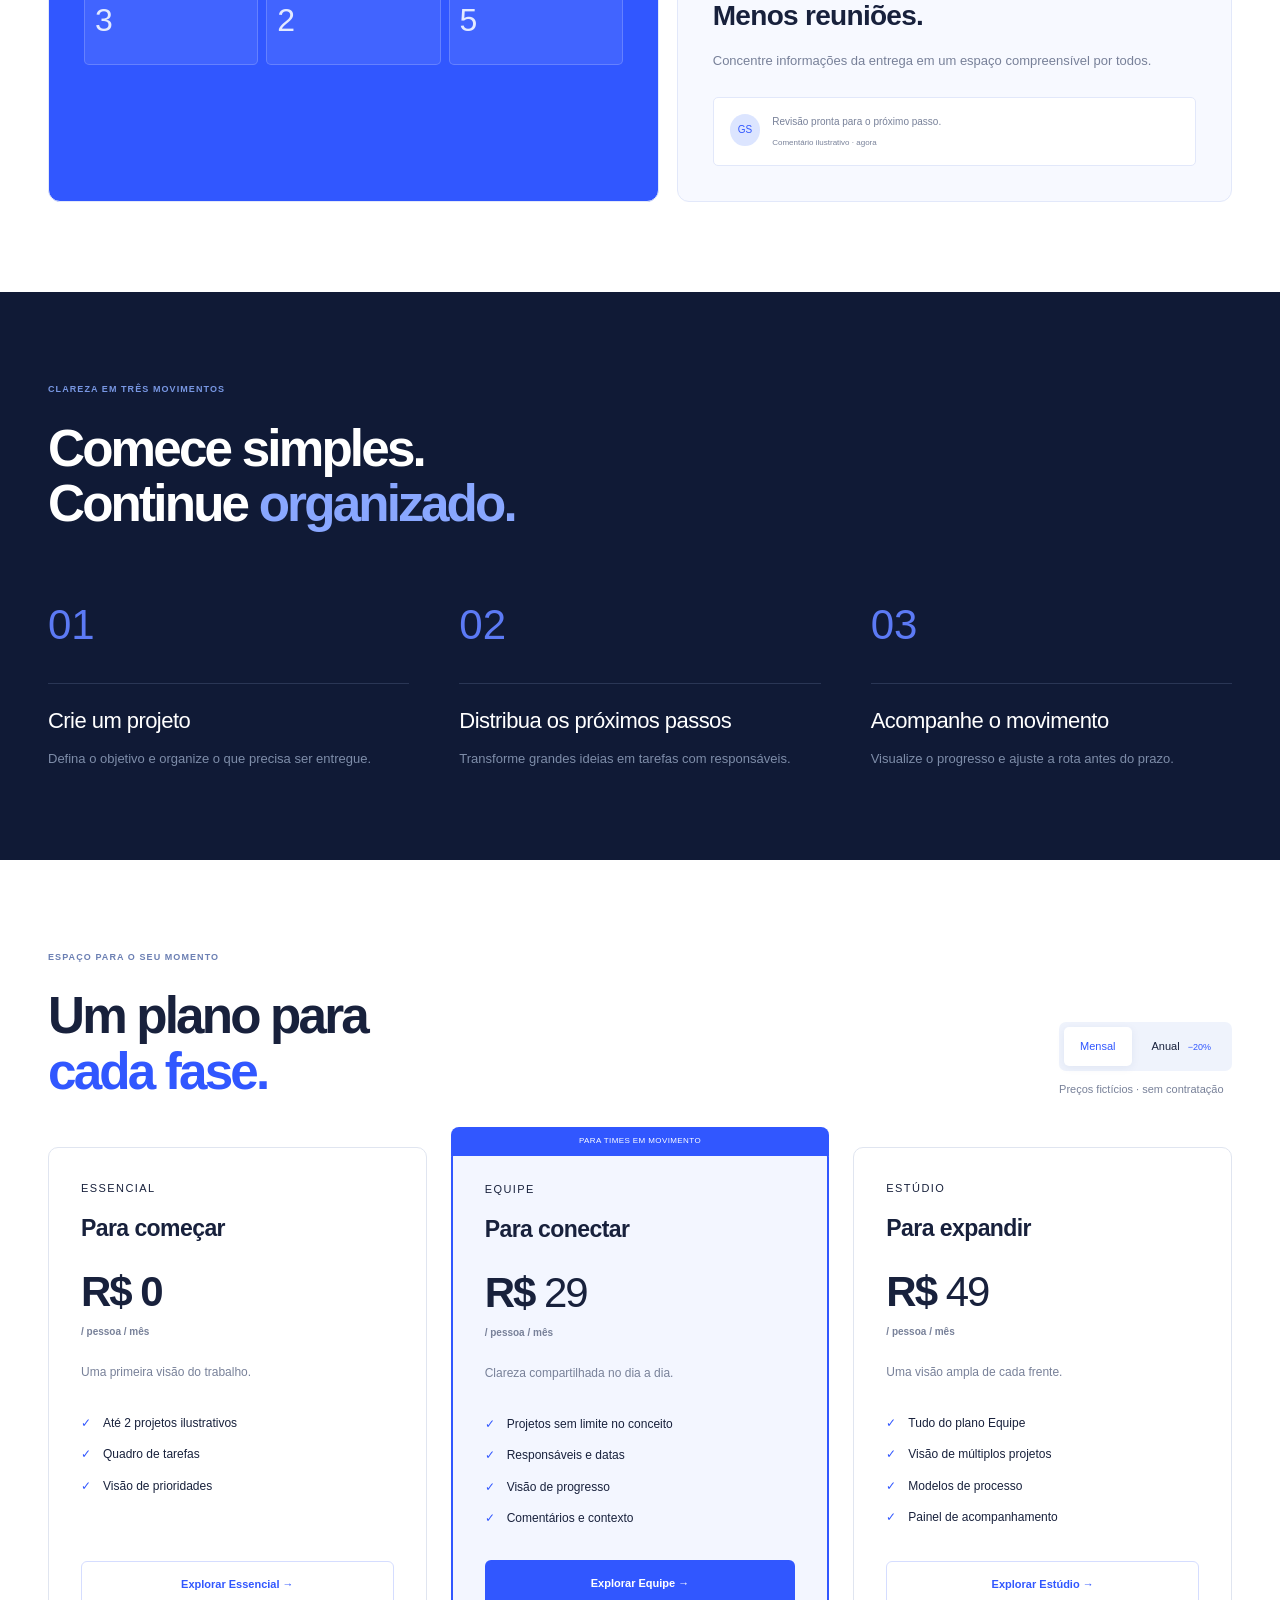
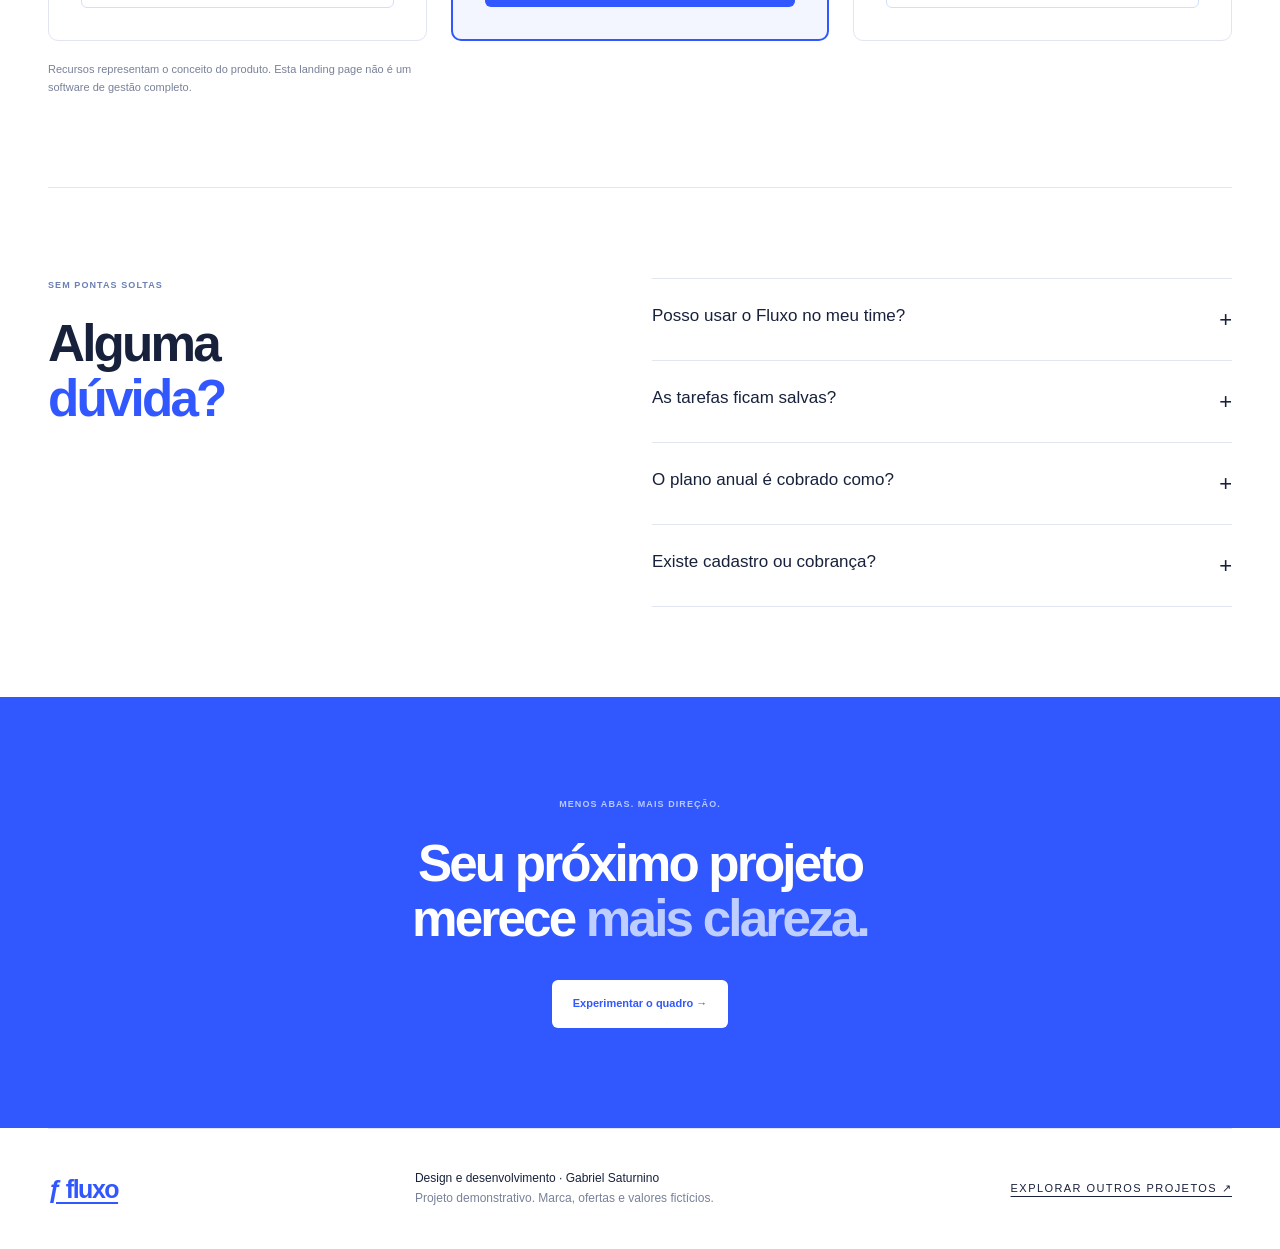
<file: fluxo/index.html>
<!doctype html><html lang="pt-BR"><head><meta charset="utf-8"><meta name="viewport" content="width=device-width,initial-scale=1"><meta name="theme-color" content="#253f2c"><meta name="description" content="Landing page conceitual de um software para organizar projetos, tarefas e equipes."><meta property="og:title" content="Fluxo — Menos caos, mais trabalho feito"><meta property="og:description" content="Landing page conceitual de um software para organizar projetos, tarefas e equipes."><meta property="og:type" content="website"><title>Fluxo — Menos caos, mais trabalho feito</title><link rel="icon" href="../assets/favicon.svg" type="image/svg+xml"><link rel="stylesheet" href="../assets/base.837f92d270.css"><link rel="stylesheet" href="style.d24bb5b8e9.css"><script src="../assets/base.86963e2959.js" defer></script><script src="app.7e314e5439.js" defer></script><link rel="stylesheet" href="../assets/motion.d004c29d39.css"><script src="../assets/motion.525d0bfa95.js" defer></script></head><body class="fluxo"><a class="skip" href="#main">Pular para o conteúdo</a><div class="demo-bar">PROJETO CONCEITUAL · Marca fictícia · <a href="../">Ver todas as demos ↗</a></div><header class="shell"><nav class="nav" aria-label="Navegação principal"><a class="brand" href="#"><span class="logo-box">ƒ</span>fluxo</a><button class="menu-toggle" aria-expanded="false" aria-controls="nav-links">Menu</button><div class="links" id="nav-links"><a href="#produto">Produto</a><a href="#como-funciona">Como funciona</a><a href="#planos">Planos</a><a class="btn" href="#demo">Explorar a demo ↗</a></div></nav></header><main id="main"><section class="shell hero"><div class="hero-copy"><span class="version"><i></i> FLUXO OS / SEU TRABALHO, CONECTADO</span><h1>Menos status.<br><span>Mais próximo<br>passo.</span></h1><p class="lead">Sua equipe precisa de direção, não de mais uma reunião. Veja o trabalho sair do lugar.</p><div class="actions"><a class="btn" href="#demo">Explorar demo interativa <span>→</span></a><a class="btn light" href="#planos">Conhecer os planos</a></div><p class="hero-fine">Sem cadastro. Sem cartão. Uma experiência demonstrativa.</p></div><div class="app-window" id="demo"><div class="window-top"><span><i></i><i></i><i></i></span><span>app.fluxo.demo / projetos / lançamento</span><span>DEMO</span></div><div class="app-layout"><aside class="sidebar"><div class="workspace-avatar">F</div><span>◫</span><span class="active">▦</span><span>◷</span><span>⚙</span><span class="sidebar-bottom">GS</span></aside><div class="app-main"><div class="app-toolbar"><div><span class="label">Workspace / Marketing</span><h3>Lançamento da marca <span>✳</span></h3></div><span class="avatars"><i>AM</i><i>LC</i><i>GS</i></span></div><div class="app-tabs" role="tablist" aria-label="Visualização do projeto"><button role="tab" aria-selected="true" aria-controls="board" id="view-board" data-view="board">▦ Quadro</button><button role="tab" aria-selected="false" aria-controls="board" id="view-list" data-view="list">☷ Lista</button><button role="tab" aria-selected="false" aria-controls="project-summary" id="view-summary" data-view="summary">◔ Resumo</button><span class="app-hint">DADOS DE EXEMPLO</span></div><div class="board" id="board" role="tabpanel" aria-labelledby="view-board"></div><div class="project-summary" id="project-summary" role="tabpanel" aria-labelledby="view-summary" hidden><div><span>ENTREGAS CONCLUÍDAS</span><strong id="summary-percent">25%</strong><div class="summary-track"><i id="summary-fill"></i></div></div><p id="summary-count">1 de 4 tarefas concluídas</p><span class="fine">Indicadores apenas deste quadro demonstrativo.</span></div><p class="board-status" id="board-status" aria-live="polite">Experimente mover uma tarefa para a próxima etapa.</p></div></div></div><div class="under-app"><span>▦ 3 visões de trabalho</span><span>↗ Tarefas que se movem</span><span>◔ Progresso que aparece</span></div></section><section class="shell section" id="produto"><div class="section-head"><div><span class="eyebrow">Não é sobre fazer mais</span><h2>O contexto certo.<br><span class="highlight">Na hora certa.</span></h2></div><p class="muted">Uma interface pensada para tirar o trabalho da conversa e colocá-lo em movimento.</p></div><div class="features"><article class="feature-large"><span class="feature-icon">▦</span><h3>Do “precisamos fazer”<br>ao “está pronto”.</h3><p>Organize cada entrega em etapas visíveis. O time sabe onde está, o que falta e quem está cuidando.</p><div class="mini-flow"><span>A fazer <b>3</b></span><span>Em andamento <b>2</b></span><span>Concluído <b>5</b></span></div></article><article><span class="feature-icon">◎</span><h3>Prioridade sem ruído</h3><p>Uma hierarquia clara para diferenciar o urgente do que pode esperar.</p><div class="priority-example"><span>● Alta</span> Revisar entrega principal</div></article><article><span class="feature-icon">◷</span><h3>Mais contexto.<br>Menos reuniões.</h3><p>Concentre informações da entrega em um espaço compreensível por todos.</p><div class="context-example"><span>GS</span><p>Revisão pronta para o próximo passo.<small>Comentário ilustrativo · agora</small></p></div></article></div></section><section class="how section" id="como-funciona"><div class="shell"><span class="eyebrow">Clareza em três movimentos</span><h2>Comece simples.<br>Continue <span class="highlight">organizado.</span></h2><div class="grid g3 how-grid"><article><span class="step-no">01</span><h3>Crie um projeto</h3><p>Defina o objetivo e organize o que precisa ser entregue.</p></article><article><span class="step-no">02</span><h3>Distribua os próximos passos</h3><p>Transforme grandes ideias em tarefas com responsáveis.</p></article><article><span class="step-no">03</span><h3>Acompanhe o movimento</h3><p>Visualize o progresso e ajuste a rota antes do prazo.</p></article></div></div></section><section class="shell section" id="planos"><div class="section-head"><div><span class="eyebrow">Espaço para o seu momento</span><h2>Um plano para<br><span class="highlight">cada fase.</span></h2></div><div><div class="billing" role="group" aria-label="Ciclo de pagamento"><button data-billing="monthly" aria-pressed="true">Mensal</button><button data-billing="yearly" aria-pressed="false">Anual <small>−20%</small></button></div><p class="fine" style="margin-top:10px">Preços fictícios · sem contratação</p></div></div><div class="grid g3 pricing"><article><span class="label">Essencial</span><h3>Para começar</h3><div class="price">R$ 0<span>/ pessoa / mês</span></div><p>Uma primeira visão do trabalho.</p><ul><li>Até 2 projetos ilustrativos</li><li>Quadro de tarefas</li><li>Visão de prioridades</li></ul><button class="btn light" data-plan="Essencial">Explorar Essencial →</button></article><article class="featured"><span class="plan-badge">PARA TIMES EM MOVIMENTO</span><span class="label">Equipe</span><h3>Para conectar</h3><div class="price">R$ <b data-price="29">29</b><span>/ pessoa / mês</span></div><p>Clareza compartilhada no dia a dia.</p><ul><li>Projetos sem limite no conceito</li><li>Responsáveis e datas</li><li>Visão de progresso</li><li>Comentários e contexto</li></ul><button class="btn" data-plan="Equipe">Explorar Equipe →</button><p class="fine annual-note" hidden>R$ 278,40 por pessoa/ano · equivalente a R$ 23,20/mês</p></article><article><span class="label">Estúdio</span><h3>Para expandir</h3><div class="price">R$ <b data-price="49">49</b><span>/ pessoa / mês</span></div><p>Uma visão ampla de cada frente.</p><ul><li>Tudo do plano Equipe</li><li>Visão de múltiplos projetos</li><li>Modelos de processo</li><li>Painel de acompanhamento</li></ul><button class="btn light" data-plan="Estúdio">Explorar Estúdio →</button><p class="fine annual-note" hidden>R$ 470,40 por pessoa/ano · equivalente a R$ 39,20/mês</p></article></div><p class="fine" style="margin-top:20px">Recursos representam o conceito do produto. Esta landing page não é um software de gestão completo.</p></section><section class="shell section rule"><div class="grid g2"><div><span class="eyebrow">Sem pontas soltas</span><h2>Alguma<br><span class="highlight">dúvida?</span></h2></div><div class="faq"><details><summary>Posso usar o Fluxo no meu time?</summary><p>Fluxo é um produto fictício criado para demonstrar uma landing page de SaaS. A área interativa é uma simulação local de movimentação de tarefas.</p></details><details><summary>As tarefas ficam salvas?</summary><p>Não. O quadro funciona apenas na sessão atual e volta ao estado inicial ao recarregar a página. Nenhuma informação é enviada.</p></details><details><summary>O plano anual é cobrado como?</summary><p>Na simulação, o desconto de 20% é aplicado sobre 12 mensalidades. Os equivalentes mensais e os totais anuais aparecem juntos para deixar o conceito claro.</p></details><details><summary>Existe cadastro ou cobrança?</summary><p>Não. Os botões de plano abrem apenas uma explicação demonstrativa, sem cadastro, cartão ou assinatura.</p></details></div></div></section><section class="cta"><div class="shell"><span class="eyebrow">Menos abas. Mais direção.</span><h2>Seu próximo projeto<br>merece <span class="highlight">mais clareza.</span></h2><a class="btn" href="#demo">Experimentar o quadro →</a></div></section></main><dialog class="dialog" id="plan-dialog"><button class="dialog-close" data-close aria-label="Fechar plano">×</button><span class="eyebrow">Explorando possibilidades</span><h2 id="plan-title"></h2><p id="plan-copy"></p><p class="fine">Não há contratação. Recursos e preços são fictícios.</p><button class="btn" data-close>Entendi, continuar →</button></dialog><footer class="footer shell"><div class="footer-row"><a class="brand" href="#">ƒ fluxo</a><p>Design e desenvolvimento · Gabriel Saturnino<br><span class="muted">Projeto demonstrativo. Marca, ofertas e valores fictícios.</span></p><a class="label" href="../">Explorar outros projetos ↗</a></div></footer></body></html>
</file>
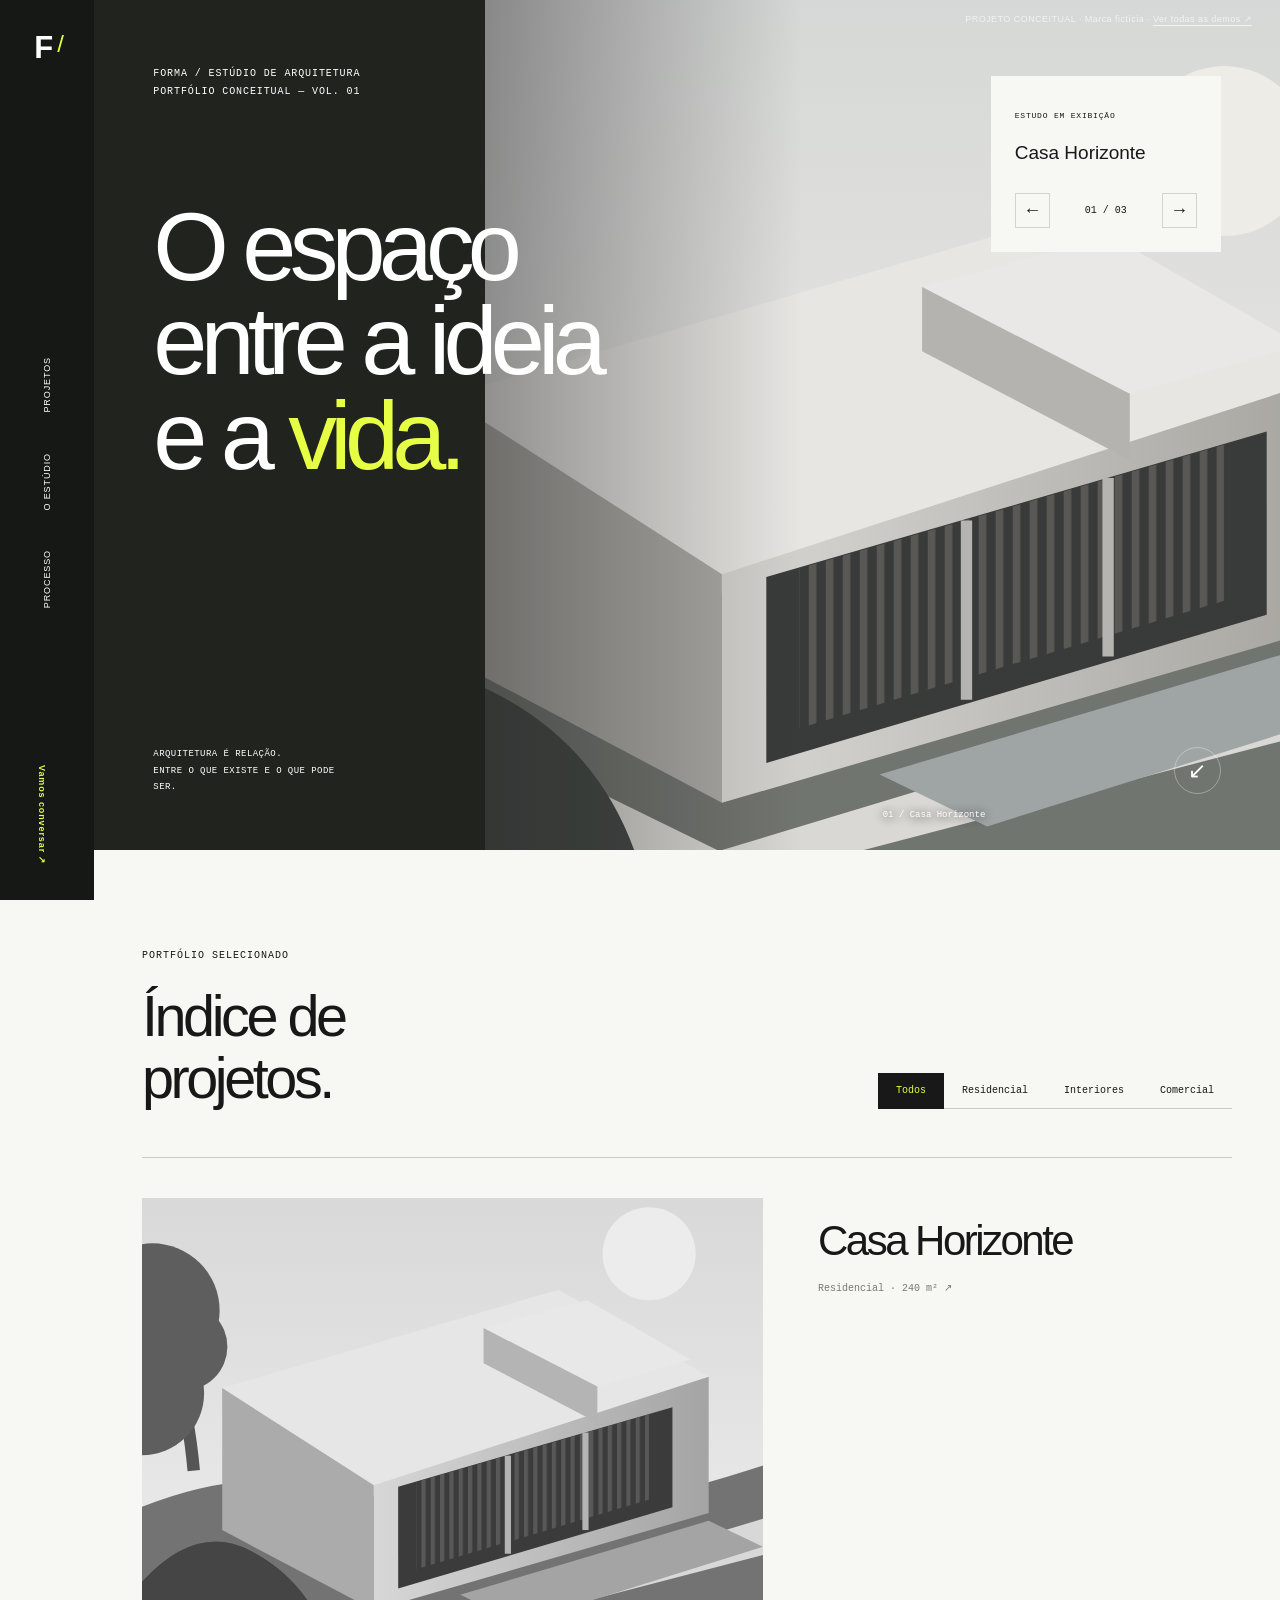
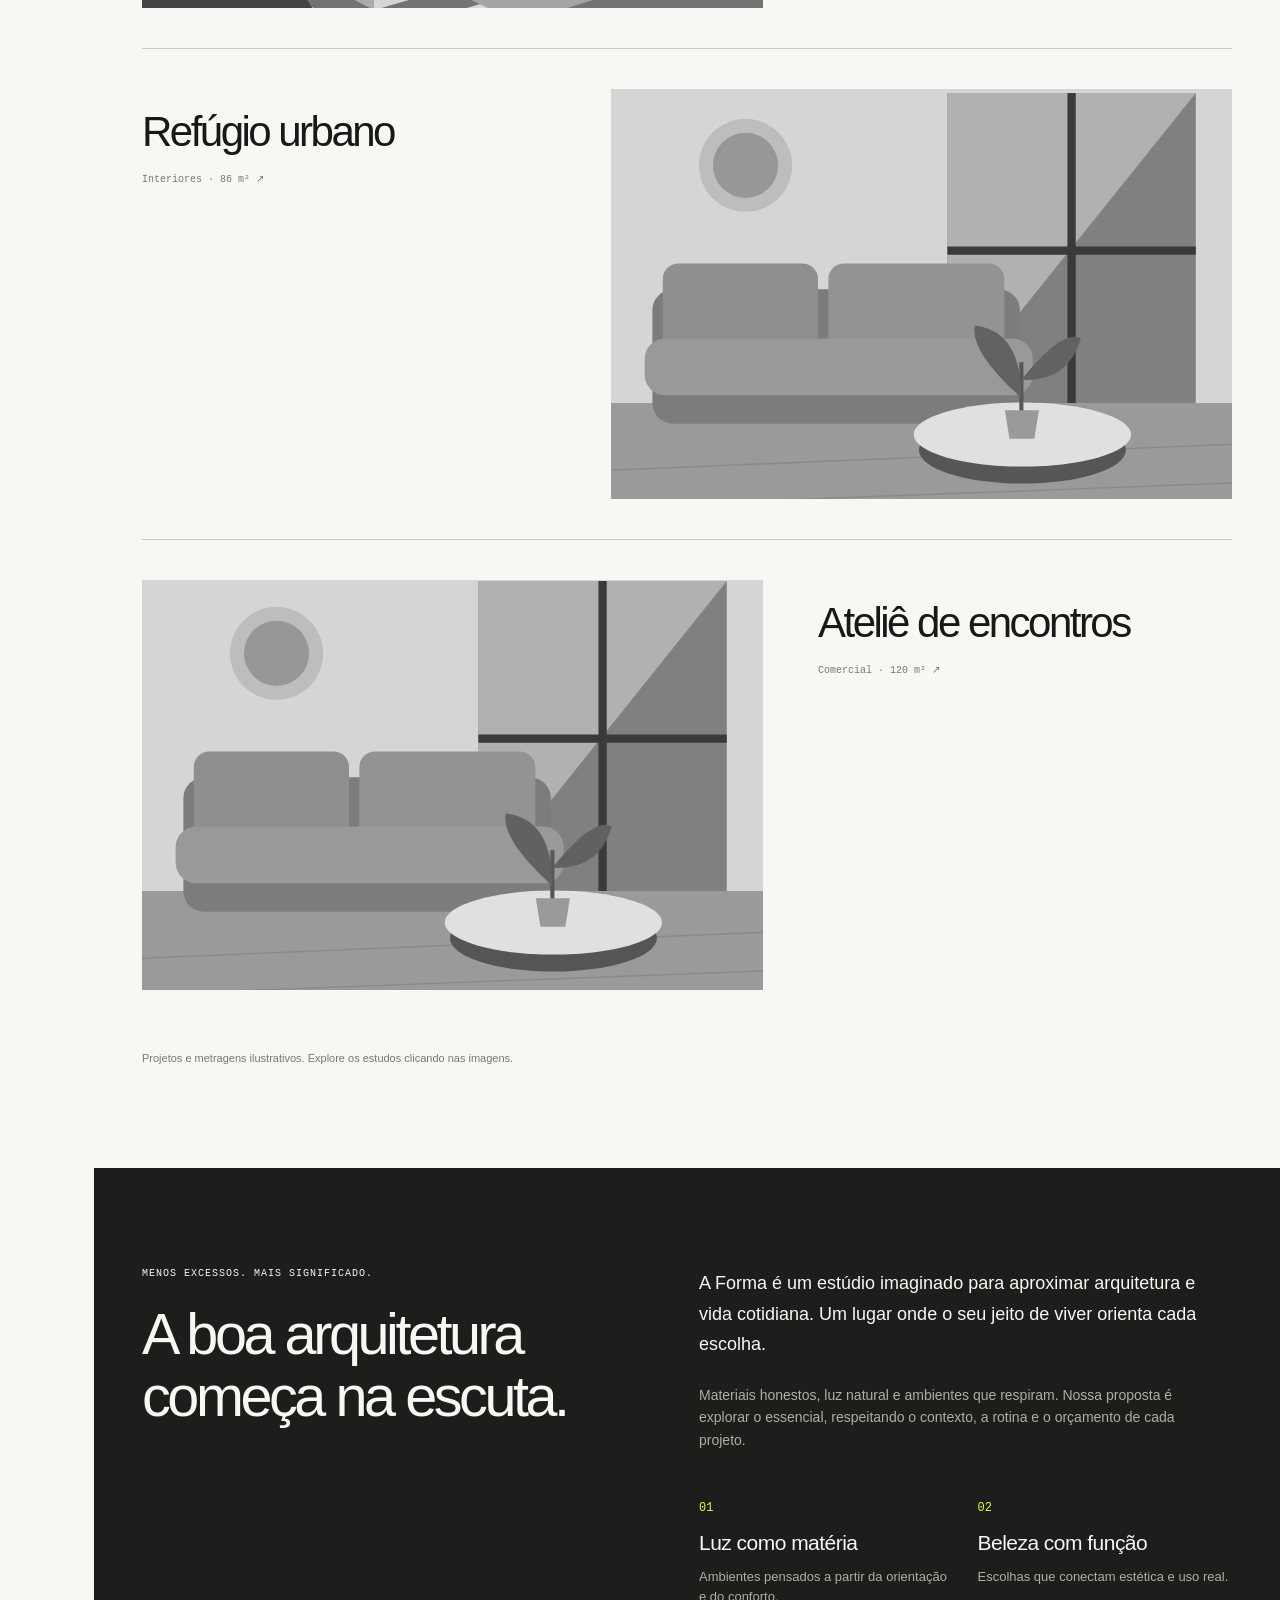
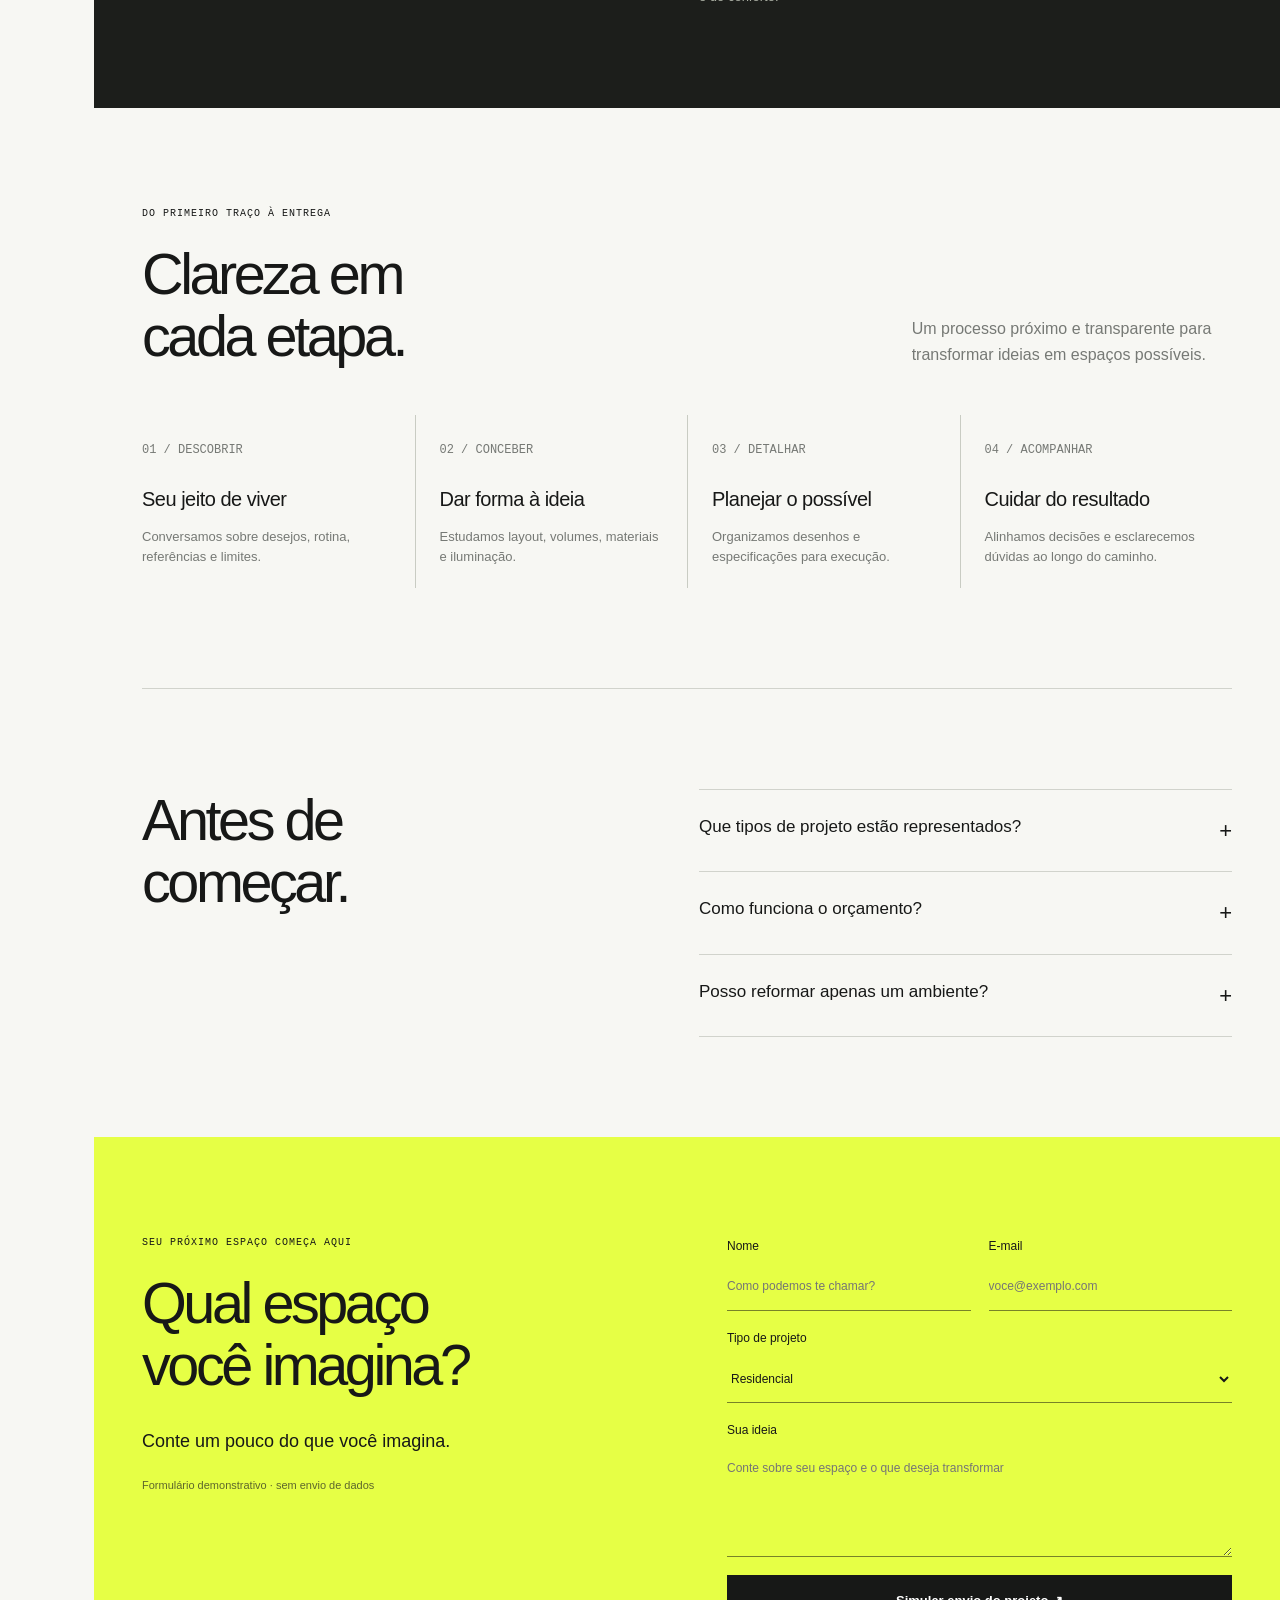
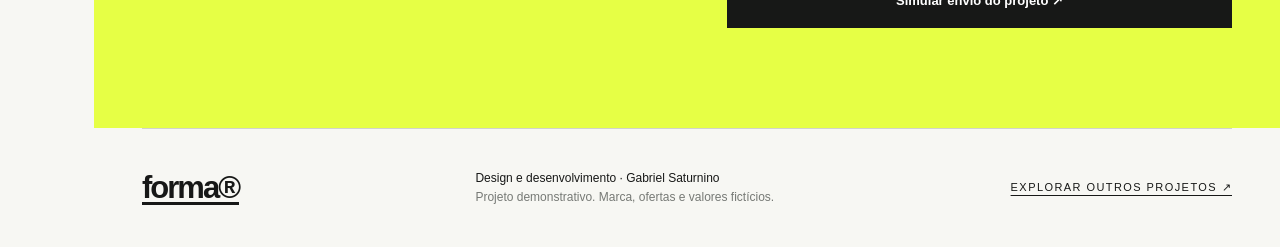
<file: forma/index.html>
<!doctype html><html lang="pt-BR"><head><meta charset="utf-8"><meta name="viewport" content="width=device-width,initial-scale=1"><meta name="theme-color" content="#253f2c"><meta name="description" content="Estúdio conceitual de arquitetura. Projetos residenciais, interiores e espaços comerciais."><meta property="og:title" content="Forma — Arquitetura para viver"><meta property="og:description" content="Estúdio conceitual de arquitetura. Projetos residenciais, interiores e espaços comerciais."><meta property="og:type" content="website"><title>Forma — Arquitetura para viver</title><link rel="icon" href="../assets/favicon.svg" type="image/svg+xml"><link rel="stylesheet" href="../assets/base.837f92d270.css"><link rel="stylesheet" href="style.79b9c62a4f.css"><script src="../assets/base.86963e2959.js" defer></script><script src="app.4b7e10684c.js" defer></script><link rel="stylesheet" href="../assets/motion.d004c29d39.css"><script src="../assets/motion.525d0bfa95.js" defer></script></head><body class="forma"><a class="skip" href="#main">Pular para o conteúdo</a><div class="demo-bar">PROJETO CONCEITUAL · Marca fictícia · <a href="../">Ver todas as demos ↗</a></div><header class="shell"><nav class="nav" aria-label="Navegação principal"><a class="brand" href="#">F<span class="brand-dot">/</span></a><button class="menu-toggle" aria-expanded="false" aria-controls="nav-links">Menu</button><div class="links" id="nav-links"><a href="#projetos">Projetos</a><a href="#estudio">O estúdio</a><a href="#processo">Processo</a><a class="btn" href="#contato">Vamos conversar ↗</a></div></nav></header><main id="main"><section class="shell hero"><div class="hero-top"><span class="eyebrow">FORMA / ESTÚDIO DE ARQUITETURA<br>PORTFÓLIO CONCEITUAL — VOL. 01</span><span class="label muted">Belo Horizonte, MG<br>Perspectiva brasileira</span></div><h1>O espaço<br>entre a ideia<br>e a <span>vida.</span></h1><div class="hero-bottom"><p>ARQUITETURA É RELAÇÃO.<br>ENTRE O QUE EXISTE E O QUE PODE SER.</p><a class="circle-link" href="#projetos" aria-label="Conhecer projetos">↙</a></div><div class="cover-index"><span>ESTUDO EM EXIBIÇÃO</span><strong id="cover-name">Casa Horizonte</strong><div class="cover-controls"><button id="cover-prev" aria-label="Estudo anterior">←</button><span id="cover-count" aria-live="polite">01 / 03</span><button id="cover-next" aria-label="Próximo estudo">→</button></div></div><figure class="hero-image"><img src="../assets/architecture.svg" alt="Ilustração autoral de casa contemporânea com concreto, madeira e jardim" fetchpriority="high"><figcaption><span id="cover-caption">01 / Casa Horizonte</span><span>Ilustração autoral / Estudo conceitual</span></figcaption></figure></section><section class="shell section" id="projetos"><div class="section-head"><div><span class="eyebrow">Portfólio selecionado</span><h2>Índice de<br><span class="serif italic">projetos.</span></h2></div><div class="chips" role="group" aria-label="Filtrar projetos"><button class="chip" data-filter="all" aria-pressed="true">Todos</button><button class="chip" data-filter="residencial" aria-pressed="false">Residencial</button><button class="chip" data-filter="interiores" aria-pressed="false">Interiores</button><button class="chip" data-filter="comercial" aria-pressed="false">Comercial</button></div></div><div class="grid g2 projects"><button class="project" data-category="residencial" data-project="horizonte"><div class="project-img"><img src="../assets/architecture.svg" loading="lazy" alt="Casa Horizonte, estudo arquitetônico"></div><div class="project-meta"><h3>Casa Horizonte</h3><span>Residencial · 240 m² ↗</span></div></button><button class="project" data-category="interiores" data-project="refugio"><div class="project-img"><img src="../assets/interior.svg" loading="lazy" alt="Interior com sofá terracota e janela ampla"></div><div class="project-meta"><h3>Refúgio urbano</h3><span>Interiores · 86 m² ↗</span></div></button><button class="project" data-category="comercial" data-project="atelie"><div class="project-img commercial"><img src="../assets/interior.svg" loading="lazy" alt="Estudo de interior acolhedor para ateliê"></div><div class="project-meta"><h3>Ateliê de encontros</h3><span>Comercial · 120 m² ↗</span></div></button></div><p class="fine" style="margin-top:20px">Projetos e metragens ilustrativos. Explore os estudos clicando nas imagens.</p></section><section class="studio" id="estudio"><div class="shell section grid g2"><div><span class="eyebrow">Menos excessos. Mais significado.</span><h2>A boa arquitetura<br><span class="serif italic">começa na escuta.</span></h2></div><div class="studio-copy"><p class="lead">A Forma é um estúdio imaginado para aproximar arquitetura e vida cotidiana. Um lugar onde o seu jeito de viver orienta cada escolha.</p><p>Materiais honestos, luz natural e ambientes que respiram. Nossa proposta é explorar o essencial, respeitando o contexto, a rotina e o orçamento de cada projeto.</p><div class="grid g2 values"><div><span class="number">01</span><h3>Luz como matéria</h3><p>Ambientes pensados a partir da orientação e do conforto.</p></div><div><span class="number">02</span><h3>Beleza com função</h3><p>Escolhas que conectam estética e uso real.</p></div></div></div></div></section><section class="shell section" id="processo"><div class="section-head"><div><span class="eyebrow">Do primeiro traço à entrega</span><h2>Clareza em<br><span class="serif italic">cada etapa.</span></h2></div><p class="muted">Um processo próximo e transparente para transformar ideias em espaços possíveis.</p></div><div class="grid g4 steps"><article><span class="number">01 / DESCOBRIR</span><h3>Seu jeito de viver</h3><p>Conversamos sobre desejos, rotina, referências e limites.</p></article><article><span class="number">02 / CONCEBER</span><h3>Dar forma à ideia</h3><p>Estudamos layout, volumes, materiais e iluminação.</p></article><article><span class="number">03 / DETALHAR</span><h3>Planejar o possível</h3><p>Organizamos desenhos e especificações para execução.</p></article><article><span class="number">04 / ACOMPANHAR</span><h3>Cuidar do resultado</h3><p>Alinhamos decisões e esclarecemos dúvidas ao longo do caminho.</p></article></div></section><section class="shell section rule"><div class="grid g2"><h2>Antes de<br><span class="serif italic">começar.</span></h2><div class="faq"><details><summary>Que tipos de projeto estão representados?</summary><p>Residências, interiores e espaços comerciais. Todos os estudos desta página são conceituais e não representam obras executadas.</p></details><details><summary>Como funciona o orçamento?</summary><p>Em um serviço real, escopo, área, complexidade e acompanhamento orientariam uma proposta individual. Esta demo não comercializa serviços de arquitetura.</p></details><details><summary>Posso reformar apenas um ambiente?</summary><p>A interface foi pensada para permitir o contato tanto para ambientes pontuais quanto para projetos completos.</p></details></div></div></section><section class="contact section" id="contato"><div class="shell grid g2"><div><span class="eyebrow">Seu próximo espaço começa aqui</span><h2>Qual espaço<br><span class="serif italic">você imagina?</span></h2><p class="lead">Conte um pouco do que você imagina.</p><span class="fine">Formulário demonstrativo · sem envio de dados</span></div><form data-demo-form class="form-grid"><label class="field">Nome<input name="nome" required autocomplete="name" placeholder="Como podemos te chamar?"></label><label class="field">E-mail<input type="email" name="email" required autocomplete="email" placeholder="voce@exemplo.com"></label><label class="field span2">Tipo de projeto<select name="tipo"><option>Residencial</option><option>Interiores</option><option>Comercial</option></select></label><label class="field span2">Sua ideia<textarea name="ideia" required placeholder="Conte sobre seu espaço e o que deseja transformar"></textarea></label><button class="btn span2" type="submit">Simular envio do projeto ↗</button><p role="status" class="status span2" aria-live="polite"></p></form></div></section></main><dialog class="dialog" id="project-dialog"><button class="dialog-close" data-close aria-label="Fechar projeto">×</button><span class="eyebrow">Estudo conceitual</span><h2 id="project-title"></h2><p id="project-copy"></p><div class="project-facts" id="project-facts"></div><p class="fine">Ilustração autoral. Não representa uma obra real.</p></dialog><footer class="footer shell"><div class="footer-row"><a class="brand" href="#">forma®</a><p>Design e desenvolvimento · Gabriel Saturnino<br><span class="muted">Projeto demonstrativo. Marca, ofertas e valores fictícios.</span></p><a class="label" href="../">Explorar outros projetos ↗</a></div></footer></body></html>
</file>
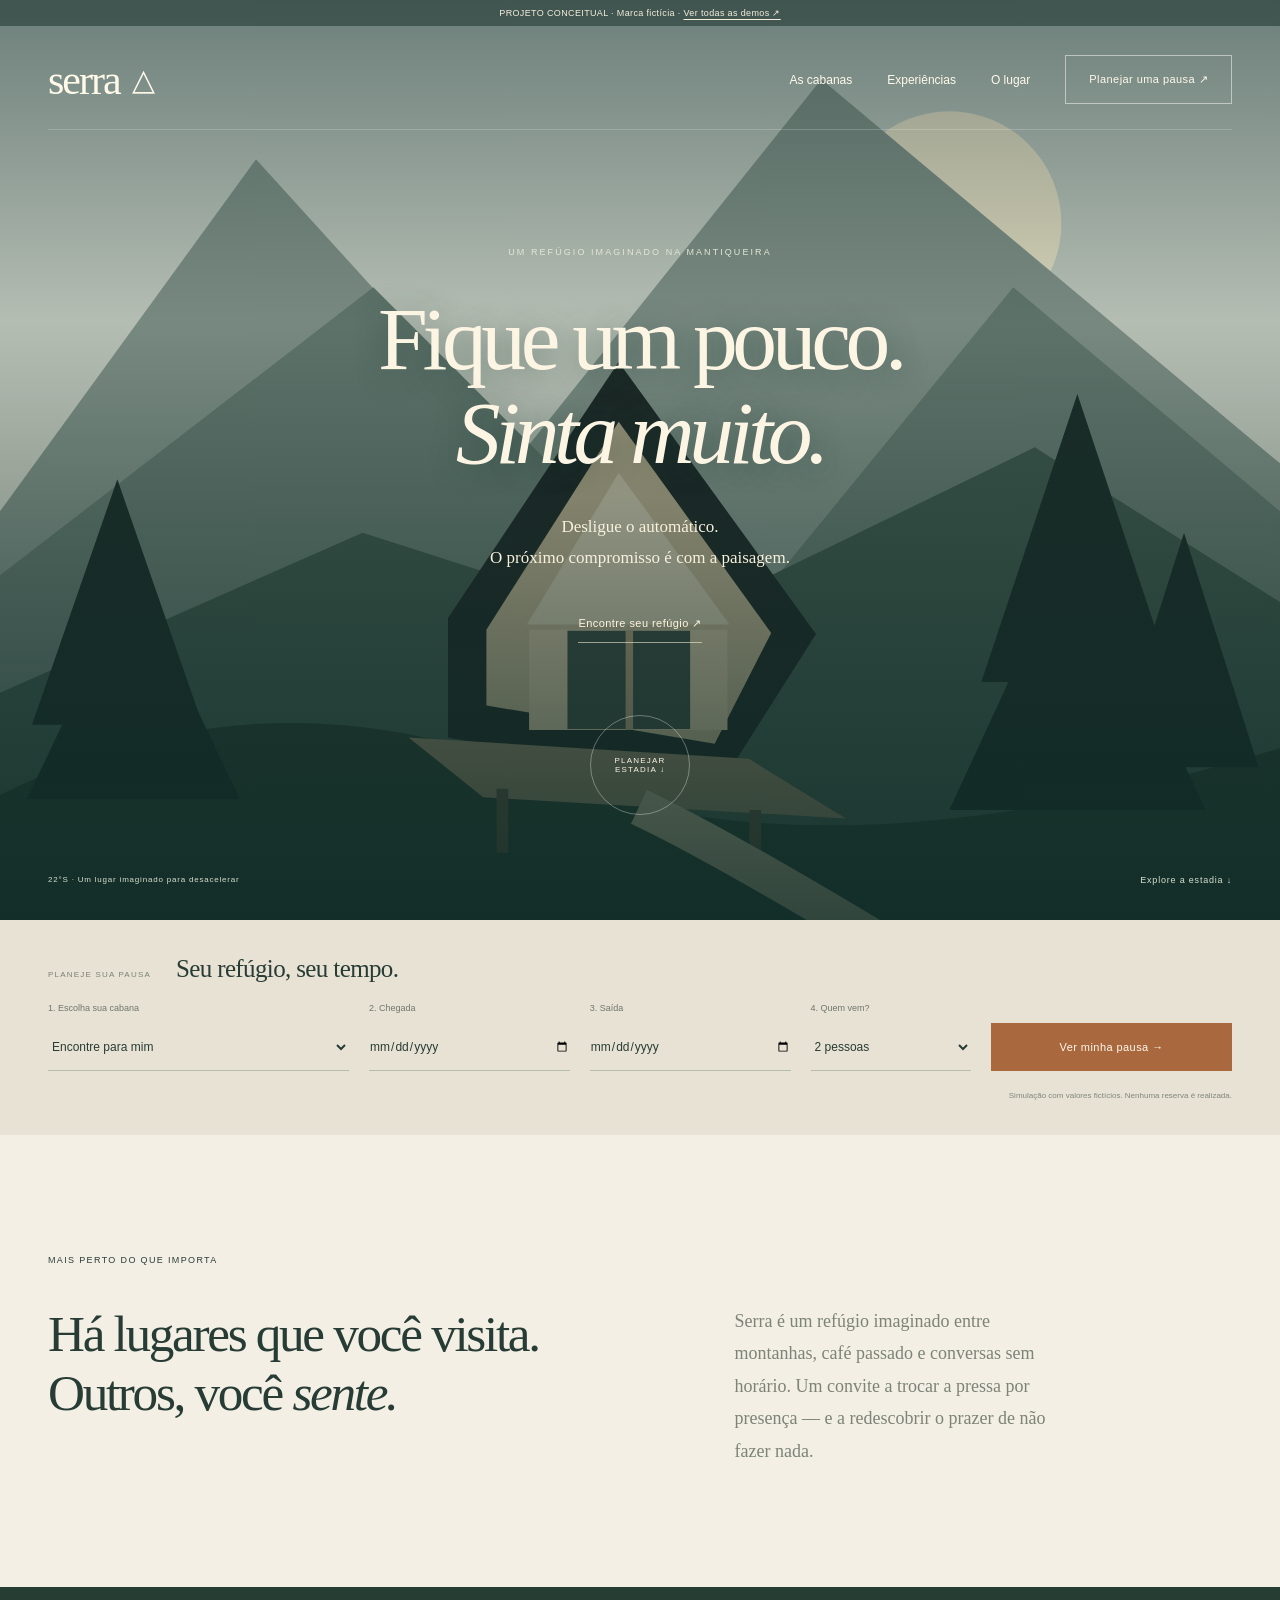
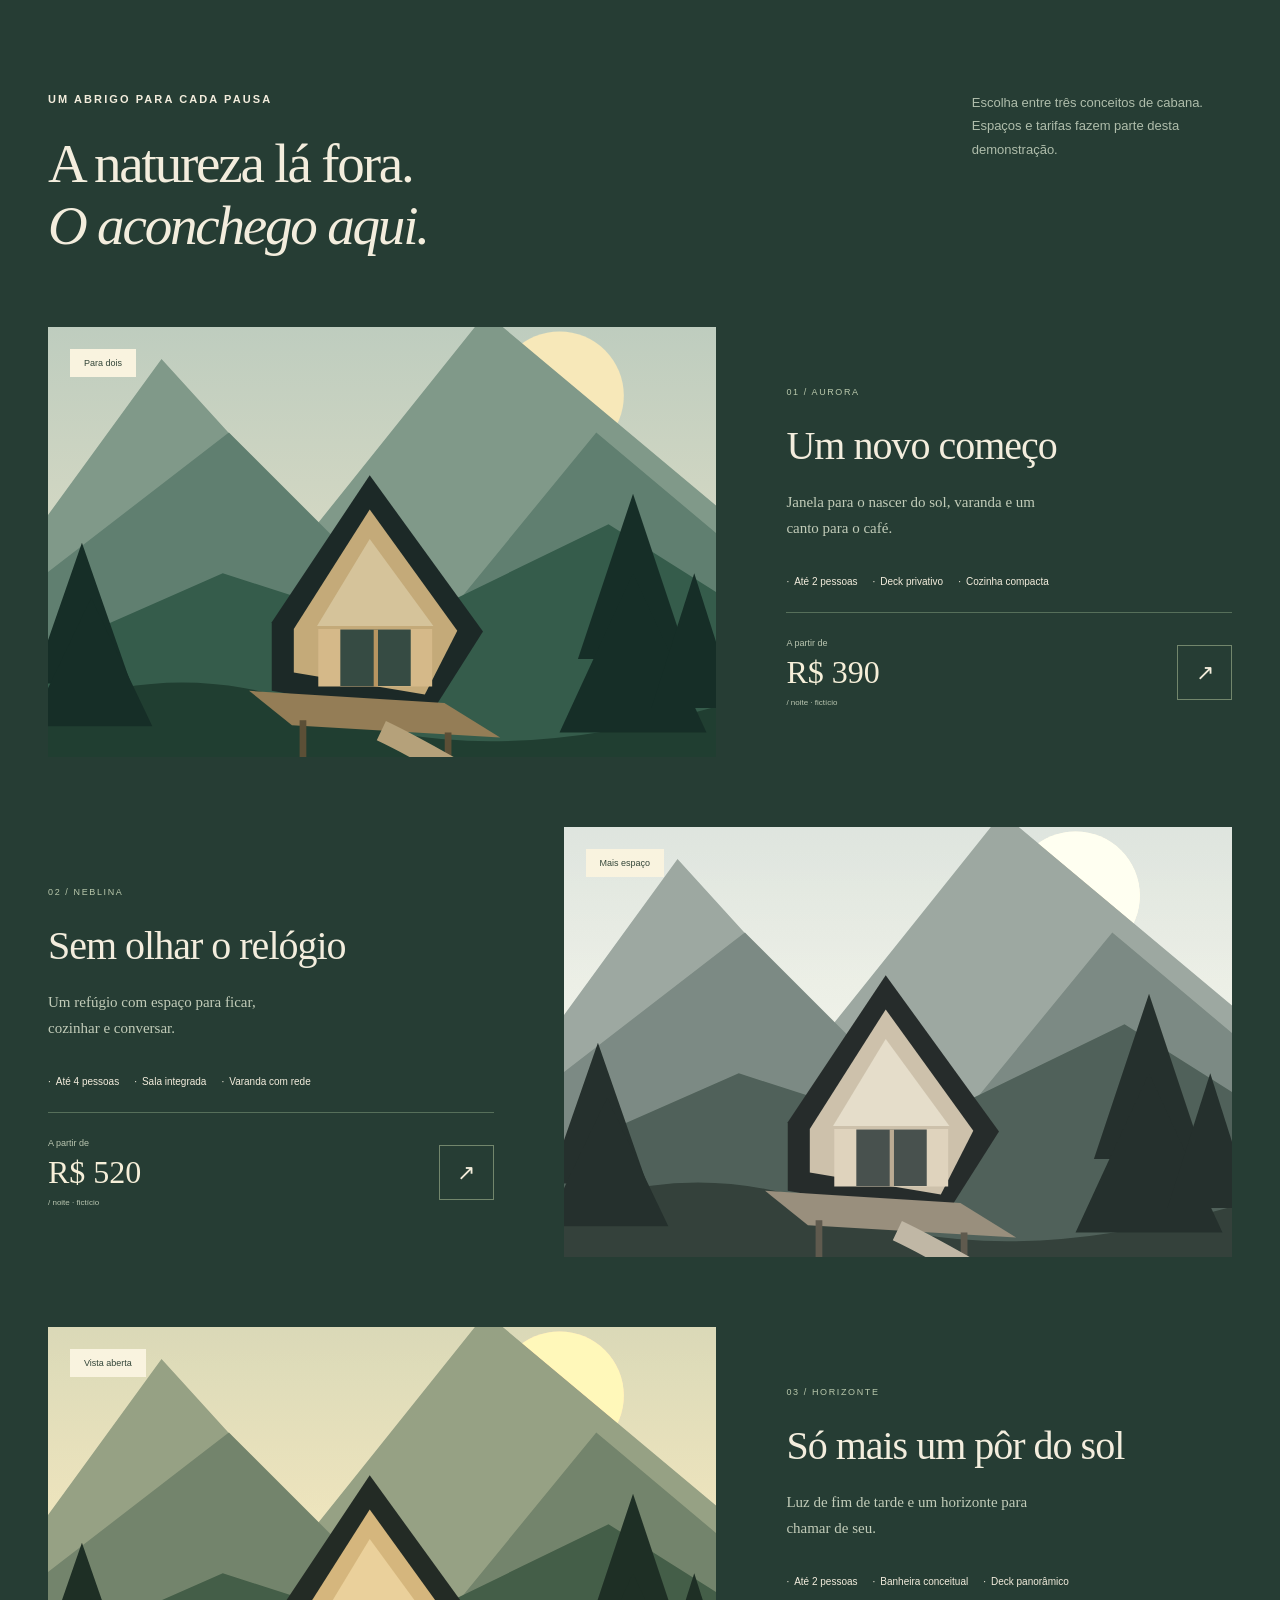
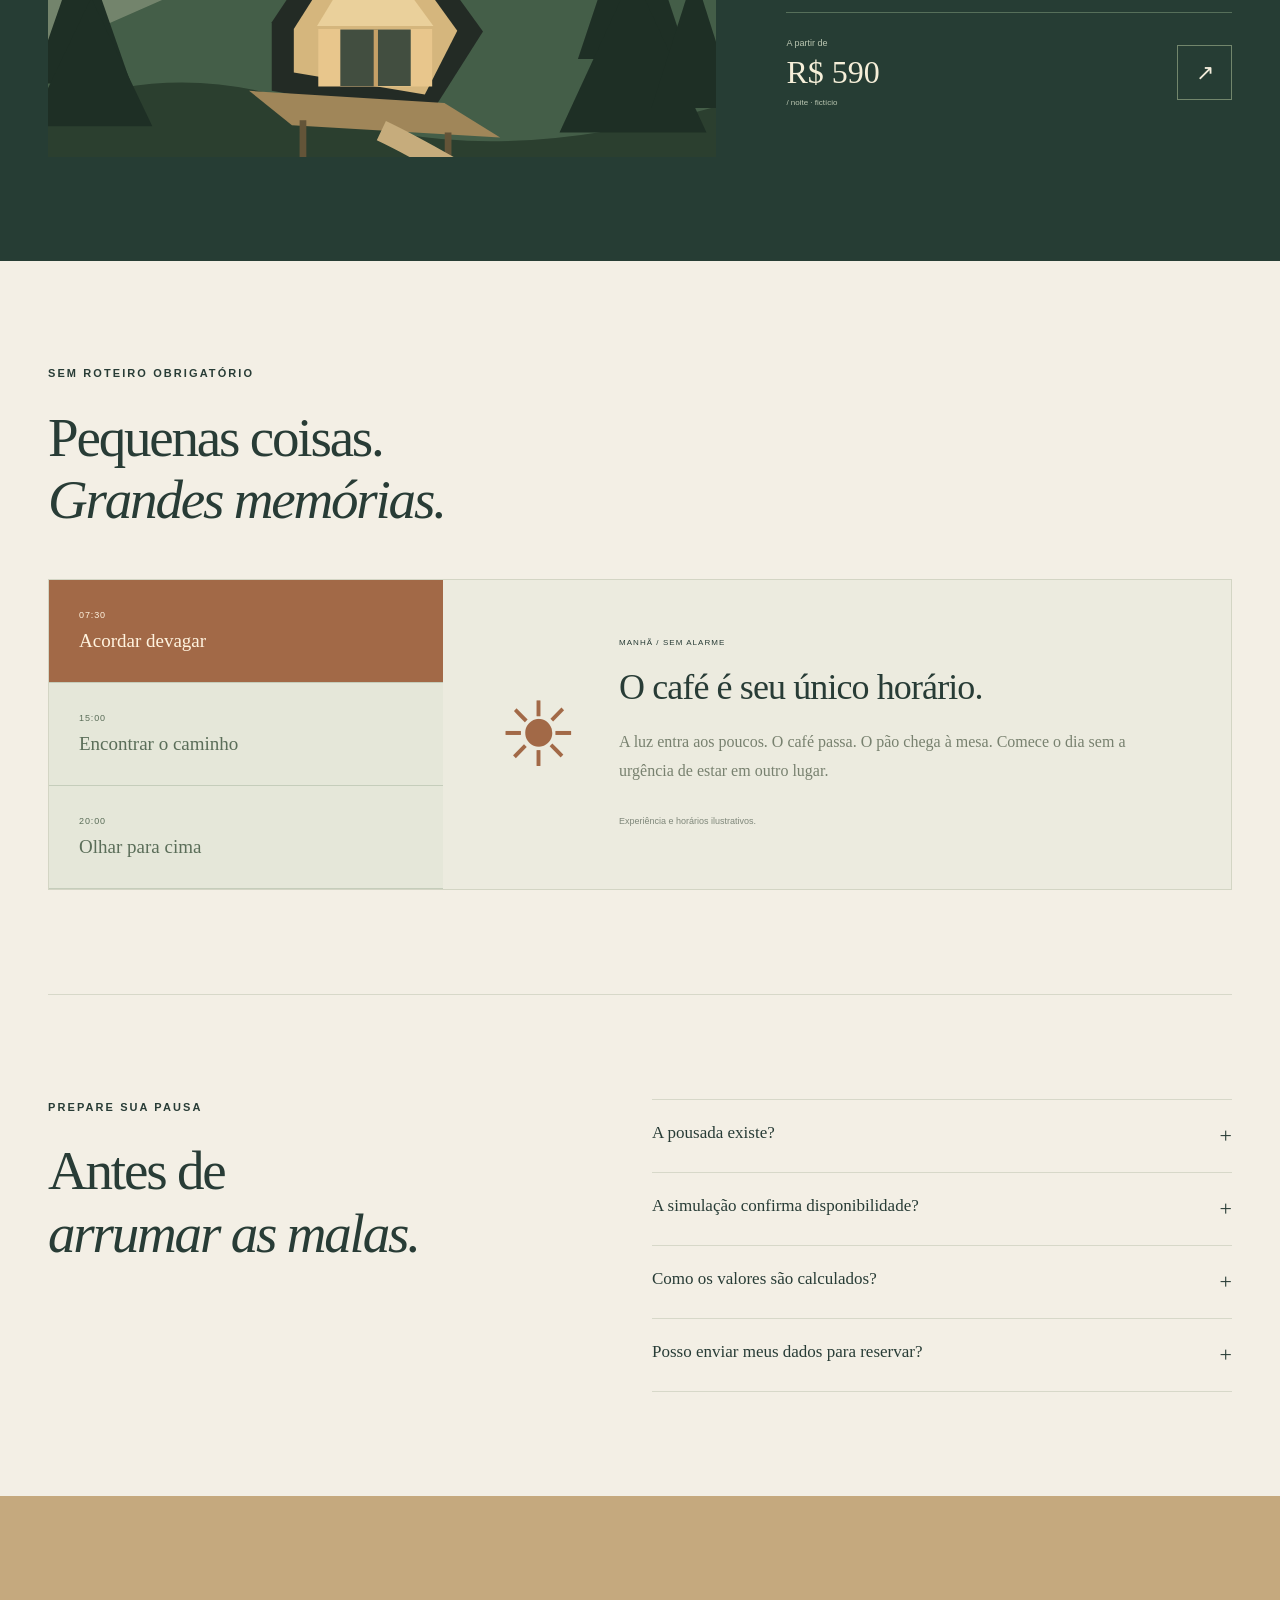
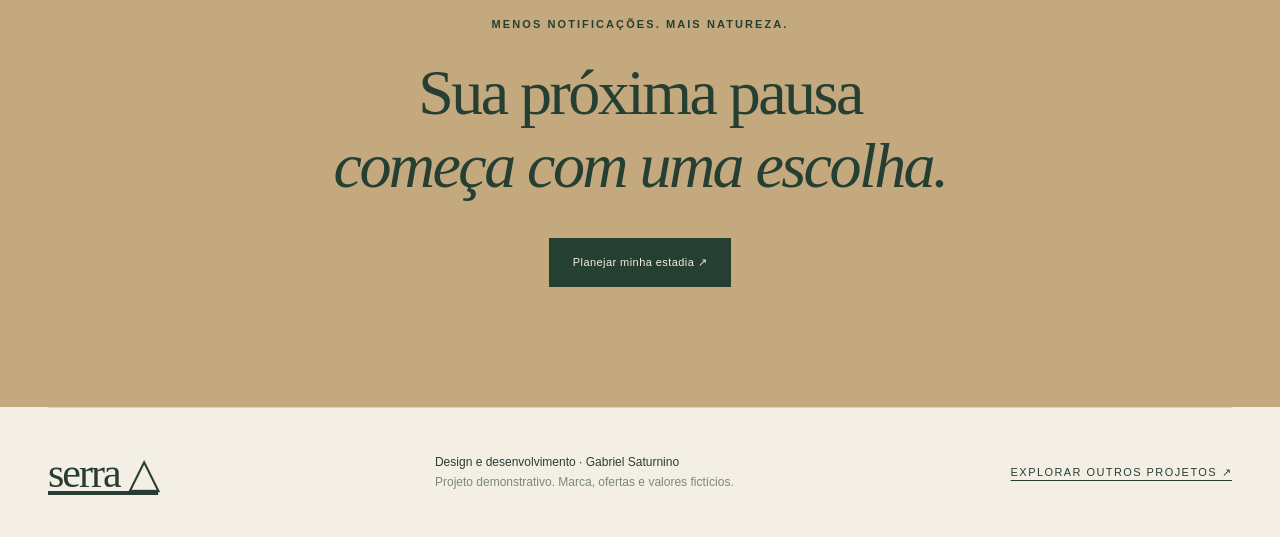
<file: serra/index.html>
<!doctype html><html lang="pt-BR"><head><meta charset="utf-8"><meta name="viewport" content="width=device-width,initial-scale=1"><meta name="theme-color" content="#253f2c"><meta name="description" content="Pousada conceitual na Mantiqueira. Explore cabanas, experiências e simule sua estadia."><meta property="og:title" content="Serra — Um refúgio no seu ritmo"><meta property="og:description" content="Pousada conceitual na Mantiqueira. Explore cabanas, experiências e simule sua estadia."><meta property="og:type" content="website"><title>Serra — Um refúgio no seu ritmo</title><link rel="icon" href="../assets/favicon.svg" type="image/svg+xml"><link rel="stylesheet" href="../assets/base.837f92d270.css"><link rel="stylesheet" href="style.776755af78.css"><script src="../assets/base.86963e2959.js" defer></script><script src="app.41ff48dbb4.js" defer></script><link rel="stylesheet" href="../assets/motion.d004c29d39.css"><script src="../assets/motion.525d0bfa95.js" defer></script></head><body class="serra"><a class="skip" href="#main">Pular para o conteúdo</a><div class="demo-bar">PROJETO CONCEITUAL · Marca fictícia · <a href="../">Ver todas as demos ↗</a></div><header class="shell"><nav class="nav" aria-label="Navegação principal"><a class="brand" href="#">serra<span class="mountain-mark">△</span></a><button class="menu-toggle" aria-expanded="false" aria-controls="nav-links">Menu</button><div class="links" id="nav-links"><a href="#cabanas">As cabanas</a><a href="#experiencias">Experiências</a><a href="#sobre">O lugar</a><a class="btn" href="#reserva">Planejar uma pausa ↗</a></div></nav></header><main id="main"><section class="hero"><img class="landscape" src="../assets/serra.svg" alt="Ilustração de cabana entre montanhas e pinheiros ao entardecer" fetchpriority="high"><div class="hero-shade"></div><div class="shell hero-content"><span class="eyebrow">UM REFÚGIO IMAGINADO NA MANTIQUEIRA</span><h1>Fique um pouco.<br><span class="serif italic">Sinta muito.</span></h1><p>Desligue o automático.<br>O próximo compromisso é com a paisagem.</p><a class="btn" href="#cabanas">Encontre seu refúgio ↗</a><a href="#reserva" class="floating-reserve">PLANEJAR ESTADIA ↓</a><div class="hero-caption"><span>22°S · Um lugar imaginado para desacelerar</span><a href="#reserva">Explore a estadia ↓</a></div></div></section><section class="shell booking-wrap" id="reserva"><form id="booking" class="booking"><div class="booking-intro"><span class="eyebrow">PLANEJE SUA PAUSA</span><h3>Seu refúgio, seu tempo.</h3></div><label class="field">1. Escolha sua cabana<select id="cabin-choice" name="cabin"><option value="auto">Encontre para mim</option><option value="Aurora">Aurora · R$ 390/noite</option><option value="Neblina">Neblina · R$ 520/noite</option><option value="Horizonte">Horizonte · R$ 590/noite</option></select></label><label class="field">2. Chegada<input type="date" name="checkin" id="checkin" required></label><label class="field">3. Saída<input type="date" name="checkout" id="checkout" required></label><label class="field">4. Quem vem?<select name="guests" id="guests"><option value="2">2 pessoas</option><option value="1">1 pessoa</option><option value="3">3 pessoas</option><option value="4">4 pessoas</option></select></label><button class="btn" type="submit">Ver minha pausa →</button><p role="status" class="status" id="booking-result" aria-live="polite"></p><span class="fine booking-note">Simulação com valores fictícios. Nenhuma reserva é realizada.</span></form></section><section class="shell section intro" id="sobre"><span class="eyebrow">Mais perto do que importa</span><h2>Há lugares que você visita.<br>Outros, você <span class="serif italic">sente.</span></h2><div class="intro-copy"><span class="intro-mark">△</span><p class="lead">Serra é um refúgio imaginado entre montanhas, café passado e conversas sem horário. Um convite a trocar a pressa por presença — e a redescobrir o prazer de não fazer nada.</p></div></section><section class="cabins section" id="cabanas"><div class="shell"><div class="section-head"><div><span class="eyebrow">Um abrigo para cada pausa</span><h2>A natureza lá fora.<br><span class="serif italic">O aconchego aqui.</span></h2></div><p class="muted">Escolha entre três conceitos de cabana. Espaços e tarifas fazem parte desta demonstração.</p></div><div class="grid g3"><article class="cabin"><div class="cabin-art"><img src="../assets/serra.svg" alt="Cabana Aurora entre montanhas" loading="lazy"><span class="pill">Para dois</span></div><div class="cabin-copy"><span class="label">01 / AURORA</span><h3>Um novo começo</h3><p>Janela para o nascer do sol, varanda e um canto para o café.</p><ul><li>Até 2 pessoas</li><li>Deck privativo</li><li>Cozinha compacta</li></ul><div class="cabin-bottom"><span>A partir de <strong>R$ 390</strong><small>/ noite · fictício</small></span><button class="round-btn" data-cabin="Aurora" aria-label="Selecionar cabana Aurora">↗</button></div></div></article><article class="cabin"><div class="cabin-art mist"><img src="../assets/serra.svg" alt="Estudo de cabana Neblina" loading="lazy"><span class="pill">Mais espaço</span></div><div class="cabin-copy"><span class="label">02 / NEBLINA</span><h3>Sem olhar o relógio</h3><p>Um refúgio com espaço para ficar, cozinhar e conversar.</p><ul><li>Até 4 pessoas</li><li>Sala integrada</li><li>Varanda com rede</li></ul><div class="cabin-bottom"><span>A partir de <strong>R$ 520</strong><small>/ noite · fictício</small></span><button class="round-btn" data-cabin="Neblina" aria-label="Selecionar cabana Neblina">↗</button></div></div></article><article class="cabin"><div class="cabin-art sunset"><img src="../assets/serra.svg" alt="Estudo de cabana Horizonte" loading="lazy"><span class="pill">Vista aberta</span></div><div class="cabin-copy"><span class="label">03 / HORIZONTE</span><h3>Só mais um pôr do sol</h3><p>Luz de fim de tarde e um horizonte para chamar de seu.</p><ul><li>Até 2 pessoas</li><li>Banheira conceitual</li><li>Deck panorâmico</li></ul><div class="cabin-bottom"><span>A partir de <strong>R$ 590</strong><small>/ noite · fictício</small></span><button class="round-btn" data-cabin="Horizonte" aria-label="Selecionar cabana Horizonte">↗</button></div></div></article></div></div></section><section class="shell section" id="experiencias"><div class="section-head"><div><span class="eyebrow">Sem roteiro obrigatório</span><h2>Pequenas coisas.<br><span class="serif italic">Grandes memórias.</span></h2></div></div><div class="day-explorer"><div class="day-options" role="tablist" aria-label="Um dia na Serra"><button role="tab" aria-selected="true" aria-controls="day-panel" id="day-morning" data-day="morning"><span>07:30</span>Acordar devagar</button><button role="tab" aria-selected="false" aria-controls="day-panel" id="day-afternoon" data-day="afternoon"><span>15:00</span>Encontrar o caminho</button><button role="tab" aria-selected="false" aria-controls="day-panel" id="day-night" data-day="night"><span>20:00</span>Olhar para cima</button></div><div class="day-panel" role="tabpanel" aria-labelledby="day-morning" id="day-panel"><span id="day-icon" aria-hidden="true">☀</span><div><span class="eyebrow" id="day-label">MANHÃ / SEM ALARME</span><h3 id="day-title">O café é seu único horário.</h3><p id="day-copy">A luz entra aos poucos. O café passa. O pão chega à mesa. Comece o dia sem a urgência de estar em outro lugar.</p><span class="fine">Experiência e horários ilustrativos.</span></div></div></div></section><section class="shell section rule"><div class="grid g2"><div><span class="eyebrow">Prepare sua pausa</span><h2>Antes de<br><span class="serif italic">arrumar as malas.</span></h2></div><div class="faq"><details><summary>A pousada existe?</summary><p>Não. Serra é uma marca fictícia e as cabanas são ilustrações autorais. Esta página demonstra a experiência digital de uma hospedagem.</p></details><details><summary>A simulação confirma disponibilidade?</summary><p>Não. O simulador calcula noites e tarifas ilustrativas. Não consulta calendário, não cobra e não realiza reservas.</p></details><details><summary>Como os valores são calculados?</summary><p>Aurora: R$ 390/noite para até 2 pessoas; Neblina: R$ 520/noite para até 4; Horizonte: R$ 590/noite para até 2. Na seleção automática, grupos de 3 ou 4 pessoas usam a Neblina.</p></details><details><summary>Posso enviar meus dados para reservar?</summary><p>Esta demonstração não coleta dados de contato. Em um projeto real, o fluxo poderia ser conectado a um motor de reservas ou atendimento.</p></details></div></div></section><section class="slow"><div class="shell"><span class="eyebrow">Menos notificações. Mais natureza.</span><h2>Sua próxima pausa<br><span class="serif italic">começa com uma escolha.</span></h2><a class="btn" href="#reserva">Planejar minha estadia ↗</a></div></section></main><footer class="footer shell"><div class="footer-row"><a class="brand" href="#">serra △</a><p>Design e desenvolvimento · Gabriel Saturnino<br><span class="muted">Projeto demonstrativo. Marca, ofertas e valores fictícios.</span></p><a class="label" href="../">Explorar outros projetos ↗</a></div></footer></body></html>
</file>
<file: assets/base.837f92d270.css>
*{box-sizing:border-box}html{scroll-behavior:smooth;scroll-padding-top:100px}body{margin:0;font-family:Arial,Helvetica,sans-serif;line-height:1.6;color:var(--ink,#202a23);background:var(--paper,#f7f6f0)}h1,h2,h3,p{margin:0}h1,h2,h3{line-height:1.08;font-weight:500}h1{font-size:clamp(3rem,6.8vw,6.8rem);letter-spacing:-.055em}h2{font-size:clamp(2.2rem,4.3vw,4.6rem);letter-spacing:-.045em}h3{font-size:1.6rem;letter-spacing:-.025em}p{max-width:65ch}a{color:inherit;text-decoration:none}button,input,select,textarea{font:inherit}button,a,input,select,textarea{-webkit-tap-highlight-color:transparent}button{cursor:pointer}button:disabled{cursor:default;opacity:.55}img{display:block;width:100%;height:100%;object-fit:cover}svg{max-width:100%}:focus-visible{outline:3px solid var(--accent,#426f49);outline-offset:5px}.skip{position:fixed;top:-100px;left:20px;background:white;color:#111;padding:12px;z-index:100}.skip:focus{top:8px}.demo-bar{background:var(--ink,#202a23);color:var(--paper,#f7f6f0);font-size:11px;letter-spacing:.05em;text-align:center;padding:8px 16px}.demo-bar a{white-space:nowrap;text-decoration:underline;text-underline-offset:3px}.shell{width:min(1280px,calc(100% - 96px));margin:auto}.nav{display:flex;align-items:center;justify-content:space-between;gap:24px;min-height:92px;border-bottom:1px solid var(--line,#d9ddd2)}.brand{font-size:27px;font-weight:700;letter-spacing:-1.3px;display:flex;align-items:center;gap:10px}.brand small{font:10px Arial;letter-spacing:2px;margin-left:6px}.links{display:flex;align-items:center;gap:28px;font-size:13px}.links a:hover{opacity:.65}.menu-toggle{display:none;background:none;border:1px solid var(--line);padding:8px 13px;color:inherit}.btn{display:inline-flex;justify-content:center;align-items:center;gap:24px;padding:16px 25px;border:1px solid transparent;background:var(--accent,#253f2c);color:var(--button-ink,#fff);font-size:13px;font-weight:600;line-height:1.4;transition:transform .2s,background .2s}.btn:hover{transform:translateY(-2px)}.btn.light{background:transparent;color:inherit;border-color:var(--line,#ccc)}.eyebrow{text-transform:uppercase;font-size:11px;letter-spacing:.19em;font-weight:600;display:block;margin-bottom:24px}.muted{color:var(--muted,#667063)}.lead{font-size:18px;line-height:1.7}.serif{font-family:Georgia,'Times New Roman',serif;font-weight:400}.italic{font-style:italic}.actions{display:flex;flex-wrap:wrap;gap:12px;margin-top:32px}.section{padding:104px 0}.section-head{display:flex;justify-content:space-between;align-items:end;gap:40px;margin-bottom:48px}.section-head p{max-width:36ch}.grid{display:grid;gap:24px}.g2{grid-template-columns:repeat(2,minmax(0,1fr))}.g3{grid-template-columns:repeat(3,minmax(0,1fr))}.g4{grid-template-columns:repeat(4,minmax(0,1fr))}.label{font-size:11px;letter-spacing:.13em;text-transform:uppercase}.rule{border-top:1px solid var(--line,#d9ddd2)}.pill{display:inline-flex;padding:6px 12px;border:1px solid var(--line);border-radius:100px;font-size:11px}.chips{display:flex;gap:8px;flex-wrap:wrap}.chip{border:1px solid var(--line);background:transparent;color:inherit;padding:10px 18px;border-radius:40px;font-size:12px}.chip[aria-pressed=true]{background:var(--ink);border-color:var(--ink);color:var(--paper)}.faq{border-top:1px solid var(--line)}details{border-bottom:1px solid var(--line);padding:23px 0}summary{cursor:pointer;font-size:17px;list-style:none;display:flex;justify-content:space-between;gap:24px}summary::-webkit-details-marker{display:none}summary:after{content:'+';font-size:22px}details[open] summary:after{content:'−'}details p{padding-top:18px;color:var(--muted);font-size:14px}.footer{padding:40px 0;border-top:1px solid var(--line)}.footer-row{display:flex;justify-content:space-between;gap:24px;align-items:center}.footer p{font-size:12px}.footer a{text-decoration:underline;text-underline-offset:4px}.fine{font-size:11px;color:var(--muted)}.field{display:flex;flex-direction:column;gap:7px;font-size:12px}.field input,.field select,.field textarea{width:100%;min-height:48px;padding:12px;border:1px solid var(--line,#ccc);background:var(--paper,#fff);color:var(--ink);border-radius:3px}.field textarea{min-height:110px;resize:vertical}.form-grid{display:grid;grid-template-columns:1fr 1fr;gap:18px}.span2{grid-column:1/-1}.dialog{width:min(570px,calc(100% - 32px));max-height:90dvh;padding:36px;border:0;background:var(--paper);color:var(--ink);box-shadow:0 20px 100px #0005}.dialog::backdrop{background:#102018b0;backdrop-filter:blur(6px)}.dialog h2{font-size:2.2rem;margin:16px 0}.dialog p{font-size:14px;margin:12px 0 22px}.dialog-close{float:right;background:transparent;border:1px solid var(--line);color:inherit;padding:5px 12px}.status{font-size:14px;padding:14px;margin-top:20px;background:var(--soft,#e7eddc);border-left:3px solid var(--accent)}.status:empty{display:none}[hidden]{display:none!important}.number{font:12px monospace;color:var(--muted)}.reveal{animation:appear .7s both}@keyframes appear{from{opacity:0;transform:translateY(15px)}to{opacity:1;transform:none}}@media(max-width:900px){.shell{width:calc(100% - 48px)}.links{gap:16px}.g4{grid-template-columns:repeat(2,1fr)}.section{padding:75px 0}.section-head{align-items:start}}@media(max-width:650px){.demo-bar{font-size:9px}.shell{width:calc(100% - 36px)}h1{font-size:3.5rem}h2{font-size:2.65rem}.nav{min-height:78px;position:relative;flex-wrap:wrap}.brand{font-size:23px}.brand small{font-size:8px}.menu-toggle{display:block}.links{display:none;width:100%;padding:8px 0 24px;flex-direction:column;align-items:stretch;gap:20px}.links.open{display:flex}.g2,.g3,.g4{grid-template-columns:1fr}.section{padding:58px 0}.section-head{flex-direction:column;gap:24px;margin-bottom:32px}.lead{font-size:16px}.footer-row{flex-direction:column;align-items:start}.form-grid{grid-template-columns:1fr}.span2{grid-column:auto}.dialog{padding:24px}.btn{padding:14px 20px}.eyebrow{margin-bottom:18px}.actions{margin-top:25px}}@media(prefers-reduced-motion:reduce){html{scroll-behavior:auto}*,*:before,*:after{animation:none!important;transition:none!important}}
</file>
<file: assets/hub.219b7e39ab.css>
:root{--paper:#f1f0e9;--ink:#24312a;--accent:#c5ed8c;--button-ink:#24312a;--line:#d4d7ca;--muted:#7b8276}.brand{font-size:39px;letter-spacing:-3px}.hub-dot{color:#7ba554}.hub-nav{display:flex;gap:32px;font-size:12px}.hub-hero{padding-top:68px;padding-bottom:72px}.hero-index{display:flex;justify-content:space-between;gap:20px;align-items:start;margin-bottom:35px}.hero-index .eyebrow{font-size:10px}.hero-index .pill{font-size:9px}.hub-hero h1{font-size:clamp(3.5rem,7.6vw,7.9rem);font-weight:500;line-height:1.03}.hub-hero h1>span{color:#8b9486}.hub-hero h1>i{font-family:Georgia,serif;font-weight:400}.hub-intro{display:flex;justify-content:space-between;align-items:center;gap:40px;margin-top:40px}.hub-intro p{font-size:15px;max-width:50ch;color:#65715f}.hub-down{border:1px solid var(--line);border-radius:50%;height:64px;width:64px;display:grid;place-items:center;font-size:25px;flex-shrink:0}.collection-title{display:flex;justify-content:space-between;padding:25px 0;border-top:1px solid var(--line);margin-bottom:16px}.collection-title .label{font-size:10px}.hub-grid{display:grid;grid-template-columns:1fr 1fr;gap:50px 28px}.hub-preview{height:370px;position:relative;overflow:hidden;background:#d9dfcc}.hub-preview img{transition:transform .5s;object-position:50% 60%}.hub-card:hover img{transform:scale(1.035)}.preview-brand{position:absolute;top:25px;left:28px;font-size:39px;letter-spacing:-2px;line-height:1;color:#f8f4e9;text-shadow:0 2px 15px #0002}.preview-note{position:absolute;bottom:25px;left:28px;color:#fff4de;font-size:13px;text-shadow:0 1px 8px #172c1d}.open-arrow{position:absolute;bottom:20px;right:22px;border-radius:50%;width:42px;height:42px;border:1px solid #fcffeb70;background:#ffffff20;color:#fff;display:grid;place-items:center;font-size:20px;backdrop-filter:blur(6px)}.hub-card-info{display:flex;justify-content:space-between;align-items:center;gap:18px;padding-top:22px}.hub-card-info .number{font:8px Arial;letter-spacing:.14em}.hub-card-info h2{font-size:34px;margin-top:11px}.hub-card-info p{font-size:10px;line-height:1.8;color:var(--muted)}.aurora-card .preview-brand,.aurora-card .preview-note{color:#3f4f2f;text-shadow:none}.aurora-card .hub-preview img{object-position:50% 60%}.aurora-card .open-arrow{color:#3f4f2f;border-color:#3f4f2f60}.serra-card .preview-brand{font-weight:400}.fluxo-preview{background:#d9edc7;padding:85px 28px 65px}.fluxo-preview .preview-brand{color:#25402b;font-size:32px;text-shadow:none}.fluxo-preview .preview-note{color:#25402b;text-shadow:none}.fluxo-preview .open-arrow{color:#25402b;border-color:#25402b60}.fluxo-card .hub-mini-board{transition:transform .5s}.fluxo-card:hover .hub-mini-board,.fluxo-card:focus-visible .hub-mini-board{transform:rotate(-5deg) scale(1.035)}.hub-mini-board{display:grid;grid-template-columns:repeat(3,1fr);gap:10px;background:#fff;padding:20px;border:1px solid #c7dab9;border-radius:10px;transform:rotate(-5deg);box-shadow:0 20px 25px #3d552424}.hub-mini-board>div{background:#eff4e8;border-radius:6px;padding:10px;min-height:145px}.hub-mini-board span{font-size:7px}.hub-mini-board i{display:block;background:#fff;border:1px solid #d9e3cf;border-radius:4px;height:40px;margin-top:12px;box-shadow:0 2px 4px #213a1710}.hub-next{background:#e0e5d4;padding:40px;display:flex;flex-direction:column;justify-content:center}.hub-next .eyebrow{font-size:9px}.hub-next h2{font-size:43px;line-height:1.12}.hub-next h2>span{font-family:Georgia,serif;font-style:italic;color:#6c8059}.hub-next p{font-size:13px;color:var(--muted);margin:25px 0}.hub-next .btn{align-self:start;font-size:11px}.about{display:grid;grid-template-columns:1fr 1fr;gap:80px;margin-top:80px;border-top:1px solid var(--line)}.about h2{font-size:43px}.about h2 i{font-family:Georgia}.about>.lead{font-size:16px}.about-grid{display:grid;grid-template-columns:1fr 1fr;gap:32px;margin-top:40px}.about-grid article>span{font-size:10px;color:var(--muted)}.about-grid h3{font-size:18px;margin:12px 0}.about-grid p{font-size:12px;color:var(--muted)}.demo-note{font-size:11px;color:var(--muted);padding:20px 0;border-top:1px solid var(--line);margin-top:35px}@media(max-width:900px){.hub-preview{height:300px}.hub-card-info{align-items:start}.hub-card-info p{max-width:20ch}.hub-next{padding:30px}.hub-next h2{font-size:35px}.about{gap:40px}}@media(max-width:650px){.hub-hero{padding-top:40px;padding-bottom:45px}.hero-index{flex-direction:column;gap:0;margin-bottom:25px}.hero-index .pill{display:none}.hub-hero h1{font-size:3.35rem}.hub-intro{gap:20px;margin-top:30px}.hub-intro p{font-size:12px}.hub-down{width:45px;height:45px}.hub-grid{grid-template-columns:1fr;gap:35px}.hub-preview{height:330px}.hub-card-info p{max-width:none}.hub-next{min-height:380px;padding:30px}.hub-next h2{font-size:40px}.about{grid-template-columns:1fr;gap:32px;margin-top:55px}.about h2{font-size:38px}.hub-nav{gap:18px;font-size:10px}.hub-card-info h2{font-size:30px}.collection-title .label{font-size:8px}.hub-mini-board span{font-size:7px}}
</file>
<file: aurora/style.e7181ecf94.css>
:root{--paper:#faf9f2;--ink:#3e492f;--accent:#4d603b;--line:#d8ddc9;--muted:#757d68;--soft:#e8eddb}.brand{font-family:Georgia,serif;font-weight:400;font-size:35px}.sun{font:23px Arial;margin-left:4px}.btn{border-radius:50px}.hero{background:#eeefdf}.hero-layout{display:grid;grid-template-columns:1fr 1fr;min-height:680px;gap:40px;align-items:center}.hero-copy{padding:70px 0}.hero h1{font-size:clamp(3.8rem,6.5vw,6.2rem)}.hero .lead{margin-top:30px;max-width:36ch;font-size:16px}.hero-art{height:640px;position:relative;align-self:end}.hero-art img{border-radius:220px 220px 0 0;object-position:48% 50%}.art-tag{position:absolute;bottom:30px;left:25px;right:25px;background:#faf9f2e8;display:flex;align-items:center;justify-content:space-between;padding:20px 25px;border-radius:12px}.art-tag .serif{font-size:23px;line-height:1.2}.art-tag>span:last-child{font-size:40px}.text-link{align-self:center;font-size:12px;text-decoration:underline;text-underline-offset:5px}.hero-notes{display:flex;flex-wrap:wrap;gap:15px;font-size:10px;margin-top:42px;color:var(--muted)}.hero-notes span:before{content:'·';margin-right:8px}.ticker{display:flex;justify-content:space-around;gap:20px;padding:24px;background:#dce2c9;font:20px Georgia,serif}.product-art{height:360px;position:relative;display:flex;align-items:end;justify-content:center;padding:50px 10px;background:#e8eadc;overflow:hidden;border-radius:170px 170px 10px 10px}.product-art>.pill{position:absolute;top:25px;left:25px;background:#faf9f299}.serum{background:#efdfc9}.cream{background:#e8e3d7}.bottle,.dropper,.jar{display:flex;flex-direction:column;align-items:center;justify-content:center;box-shadow:18px 20px 20px #3a452026;position:relative}.bottle{width:125px;height:225px;background:linear-gradient(90deg,#778353,#a8b183,#788553);border-radius:25px}.bottle:before{content:'';position:absolute;top:-36px;width:80px;height:40px;background:#c4c8aa;border-radius:6px}.bottle span,.dropper span,.jar span{font:25px Georgia;margin-bottom:17px}.bottle small,.dropper small,.jar small{font-size:9px;text-align:center;letter-spacing:1px}.bottle em,.dropper em,.jar em{font:9px Arial;margin-top:15px}.bottle{color:#f5f4e7}.dropper{width:110px;height:175px;background:linear-gradient(90deg,#80562c,#ad8854,#815627);color:#faf2e0;border-radius:12px}.dropper>div{position:absolute;top:-62px;width:45px;height:62px;background:#ddd9c8;border-radius:20px 20px 5px 5px}.jar{width:175px;height:135px;background:#d8ceb5;border-radius:16px}.jar:before{content:'';position:absolute;top:-28px;width:185px;height:38px;border-radius:10px;background:#606b47}.product-title{display:flex;justify-content:space-between;align-items:center;margin:24px 0 9px}.product-title h3{font:26px Georgia}.product-title>span{font-size:13px}.product>p{font-size:12px;color:var(--muted)}.product-link{border:0;border-bottom:1px solid var(--line);background:none;padding:14px 0;color:var(--ink);font-size:12px}.philosophy{background:#f0efe4}.botanical{position:relative;background:#dfe3cc;min-height:580px;display:flex;align-items:center;justify-content:center;border-radius:200px 200px 0 0;overflow:hidden}.botanical>.serif{font-size:80px;line-height:1;z-index:1;text-align:center}.botanical small{position:absolute;bottom:28px;font-size:10px;letter-spacing:2px}.orb{position:absolute;border:1px solid #81926766;width:400px;height:400px;border-radius:50%}.orb1{top:50px;left:-100px}.orb2{bottom:30px;right:-150px}.philosophy .grid{gap:90px;align-items:center}.philosophy-copy .lead{font-size:16px;margin:28px 0 38px}.principle{display:flex;gap:22px;padding:20px 0;border-top:1px solid var(--line)}.principle>span{font:11px monospace;color:var(--muted)}.principle h3{font-size:17px;margin-bottom:8px}.principle p{font-size:12px;color:var(--muted)}.ritual{border:1px solid var(--line);border-radius:20px;padding:55px;display:grid;grid-template-columns:1fr 1fr;gap:60px}.ritual p{font-size:14px;margin-top:20px}.ritual .fine{font-size:10px}.quiz-options{display:grid;grid-template-columns:repeat(3,1fr);gap:10px;margin:25px 0}.quiz-options button{border:1px solid var(--line);border-radius:12px;background:transparent;color:var(--ink);padding:20px 5px;font-size:30px}.quiz-options button span{display:block;font-size:10px;margin-top:9px}.quiz-options button[aria-pressed=true]{background:var(--ink);color:var(--paper)}.quiz-result{background:var(--soft);padding:28px;border-radius:12px}.quiz-result .eyebrow{font-size:9px;margin-bottom:12px}.quiz-result h3{font:28px Georgia}.quiz-result p{font-size:12px;margin-top:12px}.closing{text-align:center;background:#dfe5cd;padding:90px 0}.closing .btn{margin-top:35px}@media(max-width:900px){.hero-layout{gap:20px}.philosophy .grid{gap:40px}.ritual{padding:30px;gap:30px}.ticker{font-size:16px}}@media(max-width:650px){.hero-layout{grid-template-columns:1fr;gap:0}.hero-copy{padding:45px 0}.hero-art{height:430px;width:100%}.hero h1{font-size:3.7rem}.ticker{font-size:13px;flex-wrap:wrap}.ticker>span:nth-last-child(-n+2){display:none}.product-art{height:340px}.botanical{min-height:400px}.botanical>.serif{font-size:65px}.ritual{grid-template-columns:1fr;padding:26px}.quiz-options button{padding:18px 5px}.closing{padding:60px 0}}

/* Direction 02: bright, rounded, conversational care brand. */
:root{--paper:#fff9f6;--ink:#4c2056;--accent:#702c83;--button-ink:#fffaff;--line:#e9cbdc;--muted:#8d6287;--soft:#f3e1f3}.aurora{font-family:'Trebuchet MS',Arial,sans-serif}.aurora .demo-bar{background:#f5d6e8;color:#693664;font-size:9px}.aurora .brand{font:bold 36px 'Trebuchet MS',Arial;letter-spacing:-2px}.aurora .sun{color:#e9794d;font-size:30px}.aurora .nav{border:0;min-height:95px}.aurora .links{font-weight:600;font-size:12px}.aurora .btn{border-radius:100px;background:#702c83;box-shadow:none;gap:10px}.aurora .serif{font-family:'Trebuchet MS',Arial,sans-serif;font-style:normal;font-weight:bold}.aurora h1,.aurora h2{font-weight:bold;letter-spacing:-.055em}.aurora .hero{background:#ffe3d8;position:relative;overflow:hidden;border-radius:0 0 90px 90px}.aurora .hero-layout{min-height:800px;grid-template-columns:1.1fr .9fr;gap:65px;align-items:center}.aurora .hero-copy{padding:48px 0 60px;z-index:1}.aurora-sticker{display:inline-block;padding:10px 16px;background:#f9fa99;color:#5b3265;border-radius:10px;transform:rotate(-3deg);font-size:10px;font-weight:bold;letter-spacing:.05em;margin-bottom:26px}.aurora .hero h1{font-size:clamp(3.6rem,5.4vw,5.8rem);line-height:1.03}.aurora .hero h1 span{color:#b94f77}.aurora .hero .lead{font-size:15px;margin-top:24px;max-width:41ch}.aurora .hero-art{height:600px;align-self:center;transform:rotate(5deg);position:relative;background:#f6c6db;border-radius:220px 220px 35px 35px}.aurora .hero-art img{border-radius:220px 220px 35px 35px;filter:hue-rotate(210deg) saturate(.65);object-position:53% 50%;mix-blend-mode:multiply}.aurora .art-tag{bottom:30px;left:20px;right:20px;border-radius:25px;background:#fff9f6;transform:rotate(-5deg);padding:20px}.aurora .art-tag .serif{font-size:22px;line-height:1.2;font-weight:bold}.floating-flower{position:absolute;top:-60px;right:-25px;z-index:2;color:#a64da4;font-size:150px;line-height:1;transform:rotate(-15deg)}.aurora .hero-notes{display:none}.ritual-builder{background:#fff9f6;border:2px solid #4c2056;border-radius:24px;padding:23px;margin-top:28px;box-shadow:5px 5px 0 #dba5c7;max-width:520px}.builder-top{display:flex;justify-content:space-between;font-size:8px;font-weight:bold;letter-spacing:.05em}.progress-track{height:4px;background:#f0dfeb;border-radius:10px;margin:14px 0 20px;overflow:hidden}.progress-track>span{display:block;height:100%;background:#c5629b;transition:width .3s}.ritual-builder h2{font-size:21px;letter-spacing:-.025em;margin-bottom:16px;line-height:1.2}.ritual-builder #quiz-answers{display:flex;flex-wrap:wrap;gap:8px}.ritual-builder #quiz-answers button{border:1px solid #cfa8c8;background:#fff4fa;color:#612c6d;padding:11px 13px;font-size:11px;border-radius:12px}.ritual-builder #quiz-answers button:hover,.ritual-builder #quiz-answers button:focus-visible{background:#702c83;color:#fff}.builder-bottom{display:flex;justify-content:space-between;align-items:center;font-size:8px;color:#8d6287;margin-top:15px}.builder-bottom button{border:0;background:none;color:#702c83;font-size:10px;padding:4px 0}.builder-bottom button:disabled{color:#b9a7b5}.ritual-builder #guided-result h3{font-size:24px;font-weight:bold;letter-spacing:-.04em;line-height:1.15}.ritual-builder #guided-result p{font-size:12px;line-height:1.65;margin:16px 0}.ritual-builder #guided-result .btn{padding:12px 18px;font-size:10px}.quiz-restart{background:transparent;border:0;color:#702c83;margin-left:15px;font-size:10px;text-decoration:underline}.aurora .ticker{background:#fff9f6;font:bold 14px 'Trebuchet MS',Arial;color:#b94f77;padding:35px 20px}.aurora .products{gap:22px}.aurora .product{border:1px solid #ecceda;border-radius:28px;background:#fff;padding:16px;transition:transform .2s}.aurora .product:hover{transform:translateY(-6px)}.aurora .product-art{height:330px;border-radius:18px;background:#eed3ef}.aurora .product-art.serum{background:#ffdfba}.aurora .product-art.cream{background:#e8ecb8}.aurora .product-art>.pill{border:0;background:#ffffffab;font-size:9px;font-weight:bold}.aurora .bottle{background:linear-gradient(90deg,#985b92,#c28bbf,#a2699d)}.aurora .bottle:before{background:#eac9de}.aurora .dropper{background:linear-gradient(90deg,#c47c48,#e9af71,#c47c48)}.aurora .jar{background:#d1d99a}.aurora .jar:before{background:#71844d}.aurora .product-title{padding:0 6px;align-items:start}.aurora .product-title h3{font:bold 23px 'Trebuchet MS',Arial;letter-spacing:-1px}.aurora .product>p{padding:0 6px;font-size:11px}.aurora .product-link{display:block;background:#f6e7f2;border:0;border-radius:12px;width:100%;margin-top:20px;font-size:11px;font-weight:bold;padding:13px;color:#702c83}.aurora .philosophy{background:#eee2f1;border-radius:70px;margin:0 25px}.aurora .botanical{border-radius:35% 35% 50% 50%;background:#d8b6e3;min-height:500px;transform:rotate(-5deg)}.aurora .botanical>.serif{font-size:68px;line-height:.98;color:#702c83}.aurora .orb{border-color:#ffffff70}.aurora .philosophy-copy h2{font-size:clamp(2.6rem,4vw,4rem)}.aurora .principle{border-color:#d4b5d9}.aurora .principle h3{font-size:18px;font-weight:bold}.aurora .ritual{border:0;border-radius:35px;background:#f3ecc9;grid-template-columns:1fr 1fr;gap:60px;padding:60px}.aurora .ritual h2{font-size:clamp(2.5rem,3.7vw,3.6rem)}.ritual-invitation{align-self:center}.ritual-invitation>span{display:block;font-size:80px;line-height:1;margin-bottom:24px;color:#c684a7}.ritual-invitation h3{font-size:28px;font-weight:bold}.ritual-invitation p{margin:18px 0 25px!important}.aurora .closing{border-radius:65px 65px 0 0;background:#eac5df}.aurora .dialog{position:fixed;left:auto;right:0;top:0;bottom:0;margin:0;height:100dvh;max-height:100dvh;width:min(480px,100%);border-radius:30px 0 0 30px;padding:45px}.aurora .dialog h2{font-size:43px;font-weight:bold}.aurora .dialog .eyebrow{margin-top:60px}.aurora .dialog p{line-height:1.8}.aurora .dialog-close{border-radius:50%}.aurora .footer .brand{font-size:27px}.aurora summary{font-weight:bold;font-size:15px}.aurora .section{padding-top:85px;padding-bottom:85px}
@media(max-width:900px){.aurora .hero-layout{gap:30px}.aurora .hero-art{height:540px}.aurora .floating-flower{font-size:110px;right:-10px}.aurora .philosophy{margin:0 15px}.aurora .ritual{padding:35px;gap:35px}}
@media(max-width:650px){.aurora .hero{border-radius:0 0 40px 40px}.aurora .hero-layout{grid-template-columns:1fr;gap:0}.aurora .hero-copy{padding:38px 0 30px}.aurora .hero h1{font-size:3.5rem}.aurora .hero .lead{font-size:14px}.aurora .hero-art{height:340px;width:85%;margin:20px auto 50px}.aurora .art-tag{bottom:15px;padding:14px}.aurora .art-tag .serif{font-size:19px}.floating-flower{top:-35px!important;right:-10px!important;font-size:100px!important}.aurora-sticker{font-size:8px;margin-bottom:23px}.ritual-builder{padding:20px;border-radius:20px;margin-top:23px;box-shadow:4px 4px 0 #dba5c7}.ritual-builder h2{font-size:21px}.aurora .ticker{font-size:11px;padding:25px 10px;gap:10px}.aurora .product-art{height:315px}.aurora .philosophy{margin:0;border-radius:35px}.aurora .philosophy .grid{gap:40px}.aurora .botanical{min-height:350px;width:90%;margin:auto}.aurora .botanical>.serif{font-size:55px}.aurora .ritual{grid-template-columns:1fr;padding:28px;gap:20px}.aurora .section{padding-top:60px;padding-bottom:60px}.aurora .closing{padding:60px 0;border-radius:35px 35px 0 0}.aurora .dialog{padding:30px}.aurora .dialog h2{font-size:36px}.aurora .dialog .eyebrow{margin-top:50px}.aurora .footer .brand{font-size:27px}}
</file>
<file: assets/motion.d004c29d39.css>
/* Small, purpose-led motion; opacity/translate never change document geometry. */
body{--motion-ease:cubic-bezier(.22,1,.36,1);--motion-time:560ms;--motion-distance:20px}
body.forma{--motion-time:520ms;--motion-distance:16px}
body.aurora{--motion-time:620ms;--motion-distance:20px}
body.serra{--motion-time:800ms;--motion-distance:26px}
body.fluxo{--motion-time:420ms;--motion-distance:12px}
body.brasa{--motion-time:360ms;--motion-distance:12px}
@media(prefers-reduced-motion:no-preference){
 body.motion-ready [data-motion]{transition-property:opacity,translate,transform,box-shadow,filter;transition-duration:var(--motion-time),var(--motion-time),350ms,350ms,350ms;transition-timing-function:var(--motion-ease);transition-delay:var(--motion-delay,0ms),var(--motion-delay,0ms),0ms,0ms,0ms}
 body.motion-ready [data-motion]:not(.is-visible){opacity:0;translate:0 var(--motion-distance)}
 body.motion-ready [data-motion].is-visible{opacity:1;translate:0 0}
 /* A focused or targeted block must never wait for a reveal. */
 body.motion-ready [data-motion]:focus-within,body.motion-ready [data-motion]:target{opacity:1;translate:0 0;transition-delay:0ms}
 .btn,.chip,.round-btn,.cover-controls button,.quiz-restart,.product-link,.add,.cart-trigger,.dock-order,.qty button,.dialog-close,.billing button,.quiz-options button,#quiz-answers button,.app-tabs button,.day-options button{transition:background-color 180ms ease,color 180ms ease,border-color 180ms ease,box-shadow 200ms ease,transform 220ms var(--motion-ease)}
 .btn:active,.add:active,.dock-order:active,.round-btn:active,.cover-controls button:active,.qty button:active{scale:.975;transition-duration:90ms}
 .project-img img,.cabin-art img{transition:transform 700ms var(--motion-ease),filter 500ms ease}
 .cabin:hover .cabin-art img,.cabin:focus-within .cabin-art img{transform:scale(1.135)}
 .aurora .product{transition:transform 350ms var(--motion-ease),box-shadow 350ms ease}
 .aurora .product:hover,.aurora .product:focus-within{box-shadow:0 14px 30px #702c8310;transform:translateY(-5px)}
 .links>a:not(.btn){transition:opacity 180ms ease,color 180ms ease}
 .field input,.field textarea,.field select{transition:border-color 180ms ease,box-shadow 180ms ease,background-color 180ms ease}
 .field input:focus,.field textarea:focus,.field select:focus{box-shadow:0 0 0 3px color-mix(in srgb,var(--accent) 12%,transparent)}
 /* Native dialogs retain focus trapping, Escape, and top-layer semantics. */
 .dialog{opacity:0;translate:0 12px;scale:.985;transition:opacity 220ms ease,translate 280ms var(--motion-ease),scale 280ms var(--motion-ease),display 280ms allow-discrete,overlay 280ms allow-discrete}
 .dialog[open]{opacity:1;translate:0 0;scale:1}
 .dialog::backdrop{opacity:0;transition:opacity 240ms ease,display 280ms allow-discrete,overlay 280ms allow-discrete}
 .dialog[open]::backdrop{opacity:1}
 .aurora .dialog{translate:24px 0;scale:1}
 .aurora .dialog[open]{translate:0 0}
 @starting-style{.dialog[open]{opacity:0;translate:0 12px;scale:.985}.dialog[open]::backdrop{opacity:0}.aurora .dialog[open]{translate:24px 0;scale:1}}
 summary:after{transition:rotate 220ms ease,color 180ms ease}
 details[open] summary:after{rotate:180deg}
 .toast{transition:opacity 180ms ease,translate 240ms var(--motion-ease),display 240ms allow-discrete}
 .toast:empty{opacity:0;translate:0 7px}
 @starting-style{.toast:not(:empty){opacity:0;translate:0 7px}}
 @media(hover:hover){.fluxo .task{transition:box-shadow 200ms ease,border-color 200ms ease}.fluxo .task:hover{border-color:#b8c8ff;box-shadow:0 5px 14px #3157ff0c}}
 @media(max-width:650px){.links{transition:opacity 200ms ease,translate 240ms var(--motion-ease),display 240ms allow-discrete}.links:not(.open){opacity:0;translate:0 -6px}.links.open{opacity:1;translate:0 0}@starting-style{.links.open{opacity:0;translate:0 -6px}}}
}
/* Reduced motion applies even if the visitor changes their setting mid-session. */
@media(prefers-reduced-motion:reduce){html{scroll-behavior:auto!important}[data-motion]{opacity:1!important;translate:none!important;scale:1!important}.dialog,.dialog::backdrop,.links,.toast{transition:none!important;animation:none!important}.dialog[open]{opacity:1;translate:none;scale:1}}
</file>
<file: brasa/style.1a8e5857d1.css>
:root{--paper:#f8f1df;--ink:#293d2e;--accent:#b94128;--button-ink:#fff6e7;--line:#d8d3bc;--muted:#797e69;--soft:#e9e8ce}.brand{font:bold 38px Georgia;letter-spacing:-2px}.brand>span{font:12px Arial;align-self:start;margin-top:6px}.btn{border-radius:4px}.hero{background:#203c2e;color:#f8f0d9}.hero-layout{display:grid;grid-template-columns:1fr 1fr;align-items:center;min-height:660px;gap:20px}.hero-copy{padding:70px 0;z-index:1}.hero h1{font-size:clamp(3.8rem,6.4vw,6.6rem)}.hero p{font-size:16px;margin:32px 0;color:#cfd6ba}.hero-stamp{font-size:11px;line-height:1.4;transform:rotate(-10deg);border:1px solid #809271;padding:15px 20px;border-radius:50%;margin-left:12px;align-self:center}.hero-small{display:block;font-size:9px;color:#b6c2a8;margin-top:35px}.pizza-art{height:620px;position:relative;overflow:hidden}.pizza-art img{object-fit:cover;object-position:50% 50%;border-radius:50%;transform:rotate(-9deg) scale(1.06)}.pizza-tag{position:absolute;right:0;bottom:35px;background:#f8f1df;color:var(--ink);padding:20px 25px;transform:rotate(7deg);font:20px Georgia;line-height:1.25}.marquee{background:#b94128;color:#fff0d2;display:flex;gap:30px;justify-content:space-around;padding:21px 12px;align-items:center;font-size:10px;letter-spacing:.1em}.marquee b{font-size:20px}.menu-controls{display:flex;justify-content:space-between;gap:20px;align-items:center;margin-bottom:35px}.cart-trigger{background:#293d2e;color:#fff5e0;padding:12px 18px;border:0;border-radius:4px;font-size:12px;white-space:nowrap}.cart-trigger span{background:#f5edd7;color:#293d2e;border-radius:50%;padding:3px 7px;margin:0 10px}.menu-card{border:1px solid var(--line);padding:20px;background:#fbf6e8}.menu-img{height:215px;overflow:hidden;background:#e4e2ca;position:relative}.menu-img img{transform:scale(1.15);border-radius:50%}.menu-img>.pill{position:absolute;top:12px;left:12px;background:#faf1da;border:0;font-size:8px}.menu-card h3{font:28px Georgia;margin:24px 0 12px}.menu-card p{font-size:12px;color:var(--muted);min-height:58px}.menu-card .allergen{font-size:9px;min-height:0;margin:12px 0 20px}.menu-card-bottom{display:flex;justify-content:space-between;align-items:center;border-top:1px solid var(--line);padding-top:18px}.menu-card-bottom strong{font:26px Georgia}.add{border:0;background:#b94128;color:#fff5e4;font-size:12px;padding:10px 15px;border-radius:3px}.story{background:#e7e7d3}.story .grid{align-items:center;gap:75px}.story-art{text-align:center}.dough-circle{aspect-ratio:1;max-width:480px;background:#d3b68a;border:25px solid #d9c195;box-shadow:inset 0 0 0 3px #c5a878;display:grid;place-items:center;border-radius:50%;margin:auto;transform:rotate(-6deg)}.dough-circle .serif{font-size:50px;line-height:1.1}.dough-circle i{color:#9c482a}.story-art .label{display:block;font-size:9px;margin-top:28px}.story-copy .lead{margin:30px 0 20px;font-size:16px}.story-copy>p:not(.lead){font-size:13px;color:var(--muted)}.story-details{margin-top:35px}.story-details>div{position:relative;border-top:1px solid var(--line);padding:18px 0 18px 40px}.story-details span{position:absolute;left:0;font-size:10px;color:var(--muted)}.story-details h3{font-size:17px;margin-bottom:8px}.story-details p{font-size:11px;color:var(--muted)}.order-steps article{border-top:1px solid var(--line);padding-top:22px}.order-steps article>span{font:40px Georgia;color:#b94128}.order-steps h3{font:29px Georgia;margin:23px 0 15px}.order-steps p{font-size:14px;color:var(--muted)}.pizza-cta{background:#b94128;color:#fff0d5;text-align:center;padding:90px 0}.pizza-cta .btn{margin-top:35px;background:#f6eccf;color:#293d2e}.cart-line{border-bottom:1px solid var(--line);padding:18px 0;display:flex;justify-content:space-between;align-items:center;gap:15px}.cart-line h3{font:22px Georgia;margin-bottom:7px}.cart-line small{font-size:11px;color:var(--muted)}.qty{display:flex;align-items:center;gap:12px}.qty button{border:1px solid var(--line);background:transparent;color:inherit;width:30px;height:30px}.qty span{font-size:12px}.cart-total{display:flex;justify-content:space-between;align-items:center;padding:25px 0;font-size:13px}.cart-total strong{font:28px Georgia}.dialog #checkout{width:100%}.toast{position:fixed;bottom:24px;left:50%;transform:translateX(-50%);background:#263d2e;color:#f9efd9;padding:14px 24px;border-radius:5px;font-size:12px;box-shadow:0 4px 25px #0002;z-index:5;max-width:calc(100% - 32px);pointer-events:none}.toast:empty{display:none}@media(max-width:900px){.hero-layout{gap:0}.pizza-art{height:520px}.story .grid{gap:35px}.dough-circle .serif{font-size:38px}.marquee{gap:16px;font-size:8px}}@media(max-width:650px){.hero-layout{grid-template-columns:1fr}.hero-copy{padding:48px 0 15px}.hero h1{font-size:3.8rem}.pizza-art{height:390px;width:100%;margin-top:10px}.pizza-art img{transform:rotate(-9deg) scale(1)}.pizza-tag{right:10px;bottom:15px;font-size:17px}.marquee>span:nth-last-child(-n+2),.marquee>b:last-of-type{display:none}.marquee{font-size:8px;gap:12px}.menu-controls{align-items:start;flex-direction:column}.menu-img{height:280px}.menu-card{padding:20px}.menu-card p{min-height:0}.dough-circle{max-width:350px}.dough-circle .serif{font-size:38px}.pizza-cta{padding:65px 0}.cart-line{align-items:start}.qty{gap:10px}}

/* Direction 02: bold street-food shop with permanent order dock. */
:root{--paper:#ffefbf;--ink:#662a22;--accent:#c13420;--button-ink:#fff3cf;--muted:#9d6450;--line:#dfb98b;--soft:#f8db9d}.brasa{font-family:'Trebuchet MS',Arial,sans-serif;padding-bottom:90px;background:#ffefbf}.brasa .demo-bar{background:#632a22;color:#f7d9a1;font:9px Arial;padding:9px}.brasa>header{background:#ffefbf;width:100%;padding:0 max(24px,calc((100% - 1280px)/2));border-bottom:2px solid #632a22}.brasa .nav{min-height:85px;border:0}.brasa .brand{font:900 43px Georgia;letter-spacing:-3px;color:#c13420;transform:rotate(-5deg)}.brasa .links{font:bold 11px Arial;text-transform:uppercase;gap:30px}.brasa .btn{border:2px solid #682c22;border-radius:0;background:#c13420;color:#fff3cf;font:bold 12px Arial;box-shadow:4px 4px 0 #682c22;transform:none;padding:17px 23px;letter-spacing:.02em}.brasa .btn:hover{transform:translate(-2px,-2px);box-shadow:6px 6px 0 #682c22}.pizza-announcement{text-align:center;background:#f7d066;color:#6d3024;font:bold 9px Arial;letter-spacing:.06em;padding:12px 16px}.brasa .hero{background:#ffdb73;color:#6a2b22;position:relative;border-bottom:2px solid #632a22}.brasa .hero:before{content:'';position:absolute;inset:0;pointer-events:none;opacity:.12;background-image:radial-gradient(#b86435 1px,transparent 1px);background-size:12px 12px}.brasa .hero-layout{grid-template-columns:1fr 1fr;min-height:680px;gap:25px;position:relative}.brasa .hero-copy{padding:60px 0}.brasa .hero .eyebrow{font:bold 9px Arial;letter-spacing:.08em;display:inline-block;background:#c13420;color:#ffefbf;padding:8px 12px;transform:rotate(-2deg);margin-bottom:24px}.brasa h1{font-family:Impact,'Arial Black',Arial,sans-serif;font-weight:900;letter-spacing:-.055em;font-style:normal}.brasa .hero h1{font-size:clamp(6rem,8vw,9rem);line-height:.9;transform:rotate(-2deg)}.brasa .serif{font-family:Impact,'Arial Black',Arial,sans-serif;font-weight:900;font-style:normal;letter-spacing:-.035em}.brasa .hero h1 .serif{color:#c13420;font-style:normal;font-size:1.2em}.brasa .hero p{font:16px/1.65 'Trebuchet MS',Arial;color:#80513a;margin:30px 0}.brasa .hero .actions{gap:20px;align-items:center;margin-top:30px}.brasa .hero-stamp{font:bold 9px/1.5 Arial;transform:rotate(10deg);background:#ffefbf;border:2px dashed #c13420;color:#c13420;border-radius:0;padding:15px 18px;margin:0}.brasa .hero-stamp b{font:bold 9px Arial}.brasa .hero-small{font:8px Arial;color:#a67450;margin-top:32px}.brasa .pizza-art{height:550px;overflow:visible;border-radius:50%;background:#682d23;aspect-ratio:1;width:100%;display:flex;align-items:center;justify-content:center;transform:rotate(5deg);border:7px solid #f7b84e;box-shadow:10px 10px 0 #c13420}.brasa .pizza-art img{height:100%;width:100%;border-radius:50%;object-position:50% 50%;transform:scale(1);mix-blend-mode:normal}.brasa .pizza-tag{right:-10px;bottom:35px;background:#c13420;color:#ffefbf;border:3px solid #6b2b22;box-shadow:5px 5px 0 #6b2b22;transform:rotate(-13deg);font:900 23px/1 Impact,'Arial Black',Arial;padding:18px 22px}.brasa .pizza-tag i{font-style:normal}.brasa .marquee{background:#c13420;color:#ffefbf;font:bold 10px Arial;letter-spacing:.08em;gap:25px;padding:22px 15px;border-bottom:2px solid #632a22}.brasa .marquee b{font-size:24px}.brasa .section{padding-top:90px;padding-bottom:90px}.brasa h2{font:900 clamp(3rem,4.7vw,5rem)/.98 Impact,'Arial Black',Arial;letter-spacing:-.045em;text-transform:uppercase}.brasa h2>.serif{color:#c13420}.brasa .eyebrow{font:bold 9px Arial;letter-spacing:.1em}.brasa .section-head p{font:12px/1.8 Arial;color:#9d6450}.brasa .menu-controls{position:sticky;top:0;z-index:4;background:#ffefbff0;backdrop-filter:blur(10px);padding:15px 0;border-top:2px solid #632a22;border-bottom:2px solid #632a22;margin-bottom:0}.brasa .chips{gap:4px}.brasa .chip{border-radius:0;border:0;padding:13px 17px;font:bold 11px Arial;background:transparent;color:#8c5240}.brasa .chip[aria-pressed=true]{background:#c13420;color:#ffefbf;transform:rotate(-2deg)}.brasa .cart-trigger{border-radius:0;border:1px solid #632a22;background:#ffefbf;color:#632a22;font:bold 10px Arial;padding:10px 15px}.brasa .cart-trigger span{background:#c13420;color:#fff3cf;font-size:10px}.brasa .menu-grid{grid-template-columns:1fr 1fr;gap:0 35px}.brasa .menu-card{display:grid;grid-template-columns:170px 1fr;grid-template-rows:auto 1fr auto;column-gap:25px;border:0;border-bottom:1px dashed #bc9670;padding:35px 0;background:transparent;position:relative}.brasa .menu-img{grid-column:1;grid-row:1/5;width:170px;height:170px;border-radius:50%;border:3px solid #d6ad72;align-self:center}.brasa .menu-img img{transform:scale(1.2)}.brasa .menu-img>.pill{display:none}.brasa .menu-card h3{font:900 28px/1 Impact,'Arial Black',Arial;letter-spacing:-.02em;text-transform:uppercase;margin:8px 0 14px;grid-column:2}.brasa .menu-card p{font:12px/1.7 'Trebuchet MS',Arial;min-height:0;grid-column:2;color:#9b654c}.brasa .menu-card .allergen{font-size:8px;margin:10px 0 15px}.brasa .menu-card-bottom{grid-column:2;display:flex;align-items:center;justify-content:space-between;border:0;padding-top:0;gap:10px}.brasa .menu-card-bottom strong{font:bold 21px Arial;color:#c13420;white-space:nowrap}.brasa .add{background:#c13420;color:#fff3cf;border:1px solid #632a22;border-radius:0;padding:9px 13px;font:bold 10px Arial;box-shadow:2px 2px 0 #632a22}.brasa .add:hover{background:#9e291b}.brasa .story{background:#c13420;color:#ffefbf;border-top:2px solid #632a22;border-bottom:2px solid #632a22;position:relative}.brasa .story .grid{gap:80px}.brasa .story h2>.serif{color:#ffdb73}.brasa .dough-circle{background:#f5cd7a;border-color:#f8dc99;box-shadow:inset 0 0 0 3px #c8a062,10px 10px 0 #8c281b;border-width:18px}.brasa .dough-circle .serif{font:900 50px/.98 Impact,'Arial Black',Arial;color:#a63920;letter-spacing:-.03em;text-transform:uppercase}.brasa .dough-circle i{color:#6c2d22;font-style:normal}.brasa .story-art .label{font:bold 8px Arial}.brasa .story-copy .lead{font:17px/1.7 'Trebuchet MS',Arial;color:#ffe3b1}.brasa .story-copy>p:not(.lead){color:#edb28b;font:13px/1.8 Arial}.brasa .story-details{display:flex;gap:20px}.brasa .story-details>div{padding:20px 0 0;border-color:#de7f52}.brasa .story-details span{position:static;color:#ffdb73;font:bold 12px Arial}.brasa .story-details h3{font:bold 13px Arial;margin:12px 0}.brasa .story-details p{font:10px/1.7 Arial;color:#edb28b}.brasa .order-steps{gap:40px}.brasa .order-steps article{border-top:3px solid #c13420;padding-top:25px}.brasa .order-steps article>span{font:900 65px/1 Impact,'Arial Black',Arial;color:#c13420}.brasa .order-steps h3{font:900 27px/1 Impact,'Arial Black',Arial;text-transform:uppercase}.brasa .order-steps p{font:13px/1.8 Arial;color:#99684d}.brasa .rule{border-color:#d6ad72}.brasa summary{font:bold 15px Arial}.brasa details p{font:13px/1.8 Arial}.brasa .pizza-cta{background:#ffdb73;color:#6a2b22;padding:100px 0;border-top:2px solid #632a22}.brasa .pizza-cta .btn{background:#c13420;color:#ffefbf}.brasa .footer{border-top:2px solid #632a22}.brasa .footer .brand{font-size:32px}.brasa .footer p{font:10px/1.7 Arial}.order-dock{position:fixed;bottom:0;left:0;right:0;display:flex;align-items:center;gap:35px;padding:16px max(24px,calc((100% - 950px)/2));background:#fff3d4;border-top:2px solid #632a22;box-shadow:0 -4px 30px #632a2215;z-index:20}.order-dock>a{font:24px Arial;display:flex;align-items:center;gap:9px;color:#9c3d28;white-space:nowrap}.order-dock>a>span{font:bold 10px Arial;text-transform:uppercase}.dock-order{margin-left:auto;background:#632a22;color:#ffefbf;border:0;padding:14px 20px;display:flex;align-items:center;gap:40px;min-width:310px;justify-content:space-between}.dock-order>span{font:bold 10px Arial;white-space:nowrap}.dock-order b{font-size:10px;background:#f8d570;color:#632a22;border-radius:50%;padding:3px 6px;margin-left:8px}.dock-order>strong{font:bold 13px Arial}.dock-order>span:last-child{font-size:20px}.brasa .toast{bottom:100px;background:#632a22;color:#ffefbf;border:2px solid #ffdb73;border-radius:0;font-size:11px}.brasa .dialog{background:#fff3d4;padding:35px;border:3px solid #632a22;border-radius:0;box-shadow:12px 12px 0 #c13420}.brasa .dialog h2{font:900 45px/.98 Impact,'Arial Black',Arial;letter-spacing:-.04em}.brasa .dialog-close{background:#c13420;color:#fff3cf;border:0;font:bold 20px Arial}.brasa .cart-line h3{font:bold 20px Arial;letter-spacing:-.05em}.brasa .cart-total strong{font:bold 28px Arial;color:#c13420}.brasa .qty button{border-color:#d6ad72;color:#632a22}.brasa .dialog .fine{font:10px/1.8 Arial}.brasa .status{font:12px/1.7 Arial;border-left-color:#c13420;background:#ffe0a6}
@media(max-width:1100px){.brasa .pizza-art{height:auto;aspect-ratio:1}.brasa .menu-card{grid-template-columns:135px 1fr;column-gap:20px}.brasa .menu-img{width:135px;height:135px}.brasa .menu-card-bottom{align-items:start;flex-direction:column;gap:14px}.brasa .menu-card h3{font-size:25px}.order-dock{padding-left:40px;padding-right:40px}.dock-order{min-width:280px}}
@media(max-width:650px){.brasa{padding-bottom:82px}.brasa>header{padding:0 18px}.brasa .nav{min-height:73px}.brasa .brand{font-size:36px}.brasa .menu-toggle{border:1px solid #bc9670;color:#632a22;font:bold 10px Arial}.brasa .links{gap:25px;padding:15px 0 25px}.brasa .links .btn{padding:13px}.pizza-announcement{font-size:7px;line-height:1.6;padding:10px 18px}.brasa .hero-layout{grid-template-columns:1fr;min-height:0;gap:15px;overflow:hidden}.brasa .hero-copy{padding:38px 0 0}.brasa .hero .eyebrow{font-size:7px;padding:8px 10px;margin-bottom:23px}.brasa .hero h1{font-size:5.8rem;line-height:.9}.brasa .hero p{font-size:14px;margin:27px 0}.brasa .hero .actions{gap:20px;align-items:center;margin-top:25px}.brasa .hero .btn{font-size:10px;padding:16px 18px}.brasa .hero-stamp{font-size:8px;padding:12px;max-width:120px}.brasa .hero-stamp b{font-size:8px}.brasa .hero-small{font-size:7px;margin-top:25px}.brasa .pizza-art{width:86%;height:auto;aspect-ratio:1;margin:25px auto 50px;border-width:5px;box-shadow:7px 7px 0 #c13420}.brasa .pizza-tag{bottom:10px;right:-8px;font-size:19px;padding:14px 18px;border-width:2px;box-shadow:3px 3px 0 #6b2b22}.brasa .marquee{font-size:7px;gap:12px;padding:18px 12px}.brasa .marquee b{font-size:15px}.brasa h2{font-size:3.25rem;line-height:1}.brasa .section{padding:60px 0}.brasa .section-head{gap:20px}.brasa .section-head p{font-size:11px}.brasa .menu-controls{padding:13px 0;gap:10px;flex-direction:row;flex-wrap:wrap;align-items:center}.brasa .chips{gap:0;width:100%;justify-content:space-between}.brasa .chip{font-size:9px;padding:10px 11px}.brasa .cart-trigger{display:none}.brasa .menu-grid{grid-template-columns:1fr}.brasa .menu-card{grid-template-columns:110px 1fr;column-gap:18px;padding:27px 0}.brasa .menu-img{width:110px;height:110px;border-width:2px}.brasa .menu-card h3{font-size:23px;margin:4px 0 10px}.brasa .menu-card p{font-size:10px;line-height:1.65}.brasa .menu-card .allergen{font-size:7px;margin:9px 0 12px}.brasa .menu-card-bottom{flex-direction:row;align-items:center;gap:7px}.brasa .menu-card-bottom strong{font-size:16px}.brasa .add{font-size:8px;padding:8px 10px;white-space:nowrap}.brasa .story .grid{gap:45px}.brasa .dough-circle{max-width:290px;border-width:15px}.brasa .dough-circle .serif{font-size:38px}.brasa .story-details{gap:15px;flex-direction:column}.brasa .story-details>div{padding:18px 0 0}.brasa .story-details h3{font-size:15px;margin:10px 0}.brasa .story-details p{font-size:12px}.brasa .order-steps{gap:30px}.brasa .order-steps article>span{font-size:50px}.brasa .order-steps h3{font-size:26px}.brasa .pizza-cta{padding:65px 0}.order-dock{padding:12px 15px;gap:18px}.order-dock>a{font-size:21px;display:flex;flex-direction:column;gap:4px}.order-dock>a>span{font-size:7px}.dock-order{padding:13px 14px;gap:12px;min-width:0;flex:1;min-height:49px}.dock-order>span{font-size:8px}.dock-order>strong{font-size:10px;white-space:nowrap}.dock-order b{font-size:8px;padding:2px 4px;margin-left:4px}.dock-order>span:last-child{font-size:17px}.brasa .toast{bottom:92px;font-size:10px;padding:12px 16px}.brasa .dialog{padding:25px;width:calc(100% - 30px);box-shadow:6px 6px 0 #c13420}.brasa .dialog h2{font-size:38px}.brasa .cart-line h3{font-size:17px}.brasa .dialog .eyebrow{font-size:8px}.brasa .dialog .btn{font-size:10px}.brasa .footer .brand{font-size:29px}}
</file>
<file: fluxo/style.d24bb5b8e9.css>
:root{--paper:#f9fbfa;--ink:#182d28;--accent:#c4f56b;--button-ink:#182d28;--muted:#6b7c75;--line:#dce5de;--soft:#e8f3de}.brand{font-size:30px}.logo-box{background:var(--accent);font:italic bold 34px Georgia;width:35px;height:35px;display:grid;place-items:center;border-radius:9px}.btn{border-radius:8px;font-size:12px}.hero{padding-top:66px}.hero-copy{text-align:center}.version{display:inline-flex;align-items:center;gap:8px;border:1px solid var(--line);padding:7px 12px;border-radius:40px;font-size:10px}.version i{width:6px;height:6px;background:#6aab35;border-radius:50%}.hero h1{margin:27px 0;font-size:clamp(3rem,5.4vw,5.5rem);font-weight:600;letter-spacing:-.06em}.hero h1>span{color:#708178}.hero .lead{margin:auto;font-size:16px}.hero .actions{justify-content:center}.hero-fine{margin:15px auto 40px;font-size:10px;color:var(--muted)}.app-window{border:1px solid #cbd6ce;border-radius:14px;background:white;overflow:hidden;box-shadow:0 30px 70px #21392c12;text-align:left}.window-top{background:#edf2ed;display:flex;align-items:center;justify-content:space-between;padding:14px 20px;font-size:9px;color:#6a7e6c;border-bottom:1px solid var(--line)}.window-top>span:first-child{display:flex;gap:5px}.window-top i{display:block;width:7px;height:7px;background:#c5d1c2;border-radius:50%}.app-layout{display:grid;grid-template-columns:65px 1fr}.sidebar{background:#f0f4ee;border-right:1px solid var(--line);padding:20px 12px;display:flex;flex-direction:column;gap:22px;align-items:center;font-size:20px;color:#78917e}.workspace-avatar{background:#203c30;color:#daf0b7;width:30px;height:30px;display:grid;place-items:center;border-radius:8px;font-size:16px}.sidebar>.active{background:#d9e9cb;color:#325231;width:32px;text-align:center;border-radius:7px}.sidebar-bottom{margin-top:auto;font-size:11px;background:#e5cdb2;border-radius:50%;padding:6px}.app-main{padding:28px;min-width:0}.app-toolbar{display:flex;justify-content:space-between;gap:20px;align-items:center}.app-toolbar .label{font-size:8px;color:var(--muted)}.app-toolbar h3{font-size:24px;font-weight:600;margin-top:9px}.app-toolbar h3>span{font-size:18px;color:#91ad79}.avatars{display:flex}.avatars i{font:9px Arial;border-radius:50%;padding:8px;border:2px solid white;background:#d7e6cb;margin-left:-5px}.avatars i:nth-child(2){background:#e8d9c0}.avatars i:nth-child(3){background:#cddbe7}.app-tabs{display:flex;gap:25px;font-size:10px;border-bottom:1px solid var(--line);padding:23px 0 15px;margin-bottom:22px;color:var(--muted)}.selected{color:#203d2d}.app-hint{margin-left:auto;font-size:9px}.board{display:grid;grid-template-columns:repeat(3,1fr);gap:18px}.board-column{background:#f3f6f0;padding:15px;border-radius:8px;min-height:255px}.column-title{display:flex;justify-content:space-between;align-items:center;font-size:10px;margin-bottom:15px}.column-title b{background:#e2e9dd;font-size:9px;border-radius:4px;padding:2px 6px;font-weight:400}.task{background:white;border:1px solid #dce4d8;border-radius:7px;padding:14px;margin-top:10px;box-shadow:0 2px 3px #30412c05}.task>span{font-size:8px;color:#746d52;background:#f8ecd3;padding:3px 7px;border-radius:4px}.task h4{font-size:11px;margin:12px 0 17px;font-weight:500}.task-bottom{display:flex;justify-content:space-between;align-items:center;font-size:8px;color:var(--muted)}.task button{border:1px solid var(--line);border-radius:4px;background:#f0f6e8;padding:3px 8px;color:#314c31}.board-status{font-size:10px;color:var(--muted);margin-top:18px}.under-app{display:flex;justify-content:center;gap:65px;margin:25px 0;font-size:11px;color:var(--muted)}.highlight{color:#739154}.features{display:grid;grid-template-columns:1fr 1fr;gap:20px}.features article{background:#eff4eb;border:1px solid #e2e9db;border-radius:16px;padding:38px}.features .feature-large{grid-row:span 2;background:#e0edcc;display:flex;flex-direction:column;justify-content:center}.feature-icon{display:inline-block;font-size:30px;margin-bottom:24px}.features h3{font-size:28px;font-weight:600;line-height:1.2;margin-bottom:18px}.features p{font-size:13px;color:var(--muted)}.feature-large h3{font-size:38px}.mini-flow{display:flex;gap:10px;margin-top:55px;transform:rotate(-3deg)}.mini-flow>span{padding:20px 12px;background:#ffffffa8;border:1px solid #c6d8af;border-radius:8px;font-size:9px;flex:1}.mini-flow b{display:block;font-size:28px;margin-top:10px;font-weight:500}.priority-example{background:white;padding:16px;border-radius:8px;margin-top:25px;font-size:11px}.priority-example span{font-size:9px;color:#a34a35;margin-right:10px}.context-example{display:flex;gap:12px;margin-top:25px;background:#fff;padding:16px;border-radius:8px}.context-example>span{border-radius:50%;background:#dfebce;padding:8px;font-size:10px;height:32px}.context-example p{font-size:10px}.context-example small{display:block;font-size:8px;margin-top:7px}.how{background:#18382b;color:#f5f9ed}.how .highlight{color:#c4f56b}.how-grid{margin-top:60px;gap:40px}.step-no{display:block;font-size:35px;color:#b5cf9a;border-bottom:1px solid #49614d;padding-bottom:25px;margin-bottom:25px}.how h3{font-size:22px;margin-bottom:16px}.how p{font-size:13px;color:#b5c7b5}.billing{border:1px solid var(--line);border-radius:40px;padding:4px;display:flex;gap:4px}.billing button{border:0;background:transparent;padding:10px 20px;border-radius:30px;color:var(--ink);font-size:12px}.billing button[aria-pressed=true]{background:var(--ink);color:var(--paper)}.billing small{font-size:9px;color:#86ac60;margin-left:5px}.pricing article{position:relative;border:1px solid var(--line);border-radius:14px;padding:35px;display:flex;flex-direction:column}.pricing .featured{border:2px solid #91b16f;background:#f1f7e9}.plan-badge{position:absolute;top:-14px;left:20px;background:#c4f56b;padding:7px 15px;border-radius:20px;font-size:8px;letter-spacing:.1em}.pricing h3{font-size:25px;margin-top:18px}.price{font-size:43px;line-height:1.3;margin:25px 0}.price>b{font-weight:400}.price span{display:block;font-size:10px;color:var(--muted);margin-top:5px}.pricing article>p{font-size:12px;color:var(--muted)}.pricing ul{padding:20px 0 32px;list-style:none;font-size:12px;margin:0}.pricing li{margin-top:12px}.pricing li:before{content:'✓';margin-right:12px;color:#668249}.pricing .btn{margin-top:auto;width:100%}.pricing .annual-note{font-size:9px;margin-top:16px}.cta{text-align:center;background:#edf3e5;padding:90px 0}.cta .btn{margin-top:34px}@media(max-width:900px){.app-main{padding:20px}.board{gap:10px}.board-column{padding:10px}.app-hint{display:none}.pricing article{padding:25px}.under-app{gap:25px}}@media(max-width:650px){.hero{padding-top:40px}.hero h1{font-size:3.1rem}.hero .lead{font-size:14px}.app-layout{grid-template-columns:1fr}.sidebar{display:none}.app-main{padding:16px}.app-toolbar h3{font-size:18px}.app-tabs{gap:17px;font-size:9px}.window-top{padding:12px}.window-top>span:nth-child(2){font-size:7px}.board{grid-template-columns:1fr}.board-column{min-height:unset}.task{padding:14px}.task h4{font-size:13px}.task-bottom{font-size:10px}.task button{padding:5px 12px}.column-title{font-size:12px}.under-app{flex-direction:column;gap:7px;align-items:center}.features{grid-template-columns:1fr}.features .feature-large{grid-row:auto}.features article{padding:28px}.feature-large h3{font-size:31px}.mini-flow{margin-top:35px;gap:6px}.mini-flow>span{padding:15px 8px}.pricing{gap:30px}.cta{padding:65px 0}.board-status{font-size:11px}.version{font-size:9px}}

/* Direction 02: blue product-led SaaS, split screen and live view switcher. */
:root{--paper:#fff;--ink:#18213c;--accent:#3157ff;--button-ink:#fff;--muted:#788199;--line:#e0e5f0;--soft:#eef1ff}.fluxo{font-family:Arial,Helvetica,sans-serif;background:#fff}.fluxo .demo-bar{background:#121b39;color:#bfcafb;font:9px Arial}.fluxo>header{position:sticky;top:0;background:#fffffff0;backdrop-filter:blur(15px);z-index:5;width:100%;padding:0 max(24px,calc((100% - 1280px)/2))}.fluxo .nav{min-height:80px;border:0}.fluxo .brand{font-size:29px;letter-spacing:-1.5px;color:#14203f}.fluxo .logo-box{background:#3157ff;color:#fff;width:31px;height:31px;font:italic bold 30px Georgia;border-radius:7px}.fluxo .links{font-size:12px}.fluxo .btn{background:#3157ff;color:#fff;border-radius:6px;padding:15px 20px;font-size:11px;font-weight:600}.fluxo .btn.light{background:#fff;color:#3157ff;border-color:#d5ddff}.fluxo .hero{width:100%;padding:80px max(24px,calc((100% - 1280px)/2)) 35px;display:grid;grid-template-columns:.85fr 1.35fr;gap:45px 35px;align-items:center;background:radial-gradient(ellipse at 80% 15%,#e4ebff,transparent 65%),#f6f8ff;overflow:hidden}.fluxo .hero-copy{text-align:left;min-width:0}.fluxo .version{border:0;background:#e6ebff;color:#3157ff;padding:7px 10px;border-radius:4px;font:bold 8px Arial;letter-spacing:.05em}.fluxo .version i{background:#3157ff;width:5px;height:5px}.fluxo .hero h1{font-size:clamp(3.5rem,4.5vw,5rem);line-height:1.02;font-weight:700;margin:25px 0}.fluxo .hero h1>span{color:#3157ff}.fluxo .hero .lead{font:15px/1.8 Arial;margin:0;color:#65708a;max-width:38ch}.fluxo .hero .actions{justify-content:start;gap:10px;margin-top:30px}.fluxo .hero-fine{font-size:9px;margin:15px 0 0;color:#7e89a3}.fluxo .app-window{border:1px solid #c3cdeb;border-radius:12px;background:#fff;box-shadow:0 35px 80px #2448b82b;transform:perspective(1600px) rotateY(-4deg);min-width:0;margin-right:-95px}.fluxo .window-top{background:#16234d;color:#91a3d3;border:0;padding:12px 17px;font-size:8px}.fluxo .window-top i{background:#4b5c8b;width:6px;height:6px}.fluxo .app-layout{grid-template-columns:45px 1fr}.fluxo .sidebar{background:#1d2e62;border:0;color:#6b83c1;font-size:16px;padding:16px 7px;gap:22px}.fluxo .workspace-avatar{background:#3157ff;color:#fff;width:26px;height:26px;font-size:13px;border-radius:6px}.fluxo .sidebar>.active{color:#fff;background:#3a5190;width:28px;border-radius:4px}.fluxo .sidebar-bottom{background:#405586;color:#c2d0f0;font-size:8px}.fluxo .app-main{padding:22px;background:#fbfcff;min-height:440px}.fluxo .app-toolbar .label{font-size:7px;color:#8a93ac;letter-spacing:.08em}.fluxo .app-toolbar h3{font-size:20px;font-weight:600;letter-spacing:-.6px;margin-top:8px}.fluxo .app-toolbar h3>span{color:#3157ff;font-size:14px}.fluxo .avatars i{font-size:7px;background:#dde4ff;color:#3157ff}.fluxo .app-tabs{align-items:center;gap:8px;padding:20px 0 12px;margin-bottom:15px;min-width:0}.fluxo .app-tabs button{border:0;background:transparent;color:#818ba5;padding:7px 10px;border-radius:5px;font-size:9px;white-space:nowrap}.fluxo .app-tabs button[aria-selected=true]{background:#e8edff;color:#3157ff}.fluxo .app-hint{font-size:7px;letter-spacing:.05em}.fluxo .board{gap:12px}.fluxo .board-column{background:#f0f3fb;border-radius:6px;padding:11px;min-height:260px}.fluxo .column-title{font-size:8px;color:#6f7c9f;margin-bottom:12px}.fluxo .column-title b{background:#dfe6fa;color:#7283ae;font-size:8px}.fluxo .task{border-color:#e0e6f4;padding:12px;border-radius:5px;box-shadow:0 3px 5px #18233c06}.fluxo .task>span{background:#edf0ff;color:#5669b0;font-size:7px;padding:3px 5px}.fluxo .task h4{font-size:10px;line-height:1.5;min-height:28px;margin:10px 0 13px}.fluxo .task-bottom{font-size:7px}.fluxo .task button{background:#e8edff;color:#3157ff;border:0;font-size:10px}.fluxo .board-status{font-size:8px;color:#8290b1;margin-top:16px}.fluxo .under-app{grid-column:1/-1;display:flex;justify-content:space-between;padding:25px 0 0;margin:0;border-top:1px solid #dbe2f5;font-size:10px;gap:15px;color:#7c89a8}.fluxo .highlight{color:#3157ff}.fluxo h2{font-weight:700;font-size:clamp(2.6rem,4vw,4rem);letter-spacing:-.055em}.fluxo .eyebrow{font-size:9px;letter-spacing:.12em;color:#6b7fb3}.fluxo .section{padding-top:90px;padding-bottom:90px}.fluxo .features{grid-template-columns:1.1fr 1fr;gap:18px}.fluxo .features article{background:#f7f9ff;border-color:#e2e8fa;border-radius:12px;padding:35px}.fluxo .features .feature-large{background:#3157ff;color:#fff;position:relative;overflow:hidden}.fluxo .feature-large p{color:#c1ceff}.fluxo .feature-large .feature-icon{color:#a8bdff}.fluxo .feature-large h3{font-size:34px}.fluxo .mini-flow{transform:rotate(0);gap:8px}.fluxo .mini-flow>span{background:#ffffff15;border:1px solid #ffffff30;color:#e3eaff;border-radius:5px;padding:18px 10px;font-size:8px}.fluxo .mini-flow b{font-size:32px}.fluxo .features h3{font-weight:600}.fluxo .feature-icon{color:#3157ff}.fluxo .priority-example{border:1px solid #e2e8fa;font-size:10px;border-radius:5px}.fluxo .context-example{border:1px solid #e2e8fa;border-radius:5px}.fluxo .context-example>span{background:#dce5ff;color:#3157ff}.fluxo .how{background:#101a36;color:#fff}.fluxo .how .eyebrow{color:#7897e3}.fluxo .how .highlight{color:#89a7ff}.fluxo .step-no{color:#5c7af5;border-color:#2a3655;font-size:42px}.fluxo .how-grid{gap:50px}.fluxo .how p{color:#7e8da9}.fluxo .billing{background:#eff3fc;border:0;border-radius:7px;padding:5px}.fluxo .billing button{border-radius:5px;font-size:11px;padding:11px 16px}.fluxo .billing button[aria-pressed=true]{background:#fff;color:#3157ff;box-shadow:0 2px 8px #1a3f7c12}.fluxo .billing small{color:#3157ff}.fluxo .pricing article{border-radius:10px;padding:32px}.fluxo .pricing .featured{background:#f3f6ff;border:2px solid #3157ff}.fluxo .plan-badge{background:#3157ff;color:#fff;left:-2px;right:-2px;top:-22px;border-radius:8px 8px 0 0;text-align:center;font-size:8px;letter-spacing:.05em;padding:8px}.fluxo .pricing h3{font-size:23px;font-weight:600}.fluxo .price{font-size:42px;font-weight:600;letter-spacing:-2px}.fluxo .price span{letter-spacing:0}.fluxo .pricing li:before{color:#3157ff}.fluxo .cta{background:#3157ff;color:#fff;padding:100px 0}.fluxo .cta .eyebrow{color:#b8c9ff}.fluxo .cta .highlight{color:#bdceff}.fluxo .cta .btn{background:#fff;color:#3157ff}.fluxo .footer .brand{font-size:25px;color:#3157ff}.fluxo .project-summary{background:#eef2ff;padding:30px;border-radius:7px;min-height:260px}.project-summary>div>span{font-size:8px;letter-spacing:.1em;color:#8290b1}.project-summary strong{display:block;font-size:65px;color:#3157ff;letter-spacing:-4px;line-height:1.2;margin:20px 0}.summary-track{height:9px;background:#dbe3ff;border-radius:10px;overflow:hidden}.summary-track i{display:block;height:100%;background:#3157ff;border-radius:10px;transition:width .2s}.project-summary p{font-size:12px;margin:18px 0 12px}.project-summary .fine{font-size:8px}.app-main[data-view=list] .board{grid-template-columns:1fr;gap:10px}.app-main[data-view=list] .board-column{min-height:0;padding:12px}.app-main[data-view=list] .column-title{margin-bottom:0}.app-main[data-view=list] .task{display:grid;grid-template-columns:75px 1fr 110px;align-items:center;gap:10px;padding:9px 12px;margin-top:8px}.app-main[data-view=list] .task h4{margin:0;min-height:0}.app-main[data-view=list] .task>span{justify-self:start}.fluxo .dialog{border-radius:12px;background:#fff}.fluxo .dialog h2{font-size:35px}.fluxo .dialog-close{border-radius:5px}
@media(max-width:1000px){.fluxo .hero{grid-template-columns:1fr;gap:40px;padding-top:55px}.fluxo .hero-copy{max-width:620px}.fluxo .hero h1{font-size:5rem}.fluxo .hero h1>span br{display:none}.fluxo .hero .lead{max-width:48ch}.fluxo .app-window{margin:0;transform:none}.fluxo .app-main{min-height:390px}.fluxo .app-hint{display:block}.fluxo .under-app{margin-top:5px}}
@media(max-width:650px){.fluxo>header{padding:0 18px}.fluxo .nav{min-height:70px}.fluxo .menu-toggle{border-color:#d7dfff;font-size:11px;color:#3157ff}.fluxo .links{background:#fff;padding:20px 0;gap:25px}.fluxo .hero{padding:38px 18px 25px;gap:30px}.fluxo .hero h1{font-size:3.6rem;line-height:1.04}.fluxo .hero .lead{font-size:14px}.fluxo .hero .actions{gap:9px}.fluxo .hero .btn{font-size:10px;padding:13px 15px}.fluxo .version{font-size:7px}.fluxo .hero-fine{font-size:8px}.fluxo .app-layout{grid-template-columns:1fr}.fluxo .sidebar{display:none}.fluxo .app-main{padding:16px;min-height:0}.fluxo .app-toolbar h3{font-size:17px}.fluxo .app-hint{display:none}.fluxo .app-tabs{gap:5px;padding-top:18px}.fluxo .app-tabs button{padding:9px 10px;font-size:10px}.fluxo .board{grid-template-columns:1fr;gap:12px}.fluxo .board-column{min-height:0;padding:13px}.fluxo .column-title{font-size:10px}.fluxo .task{padding:13px}.fluxo .task>span{font-size:8px}.fluxo .task h4{font-size:12px;min-height:0}.fluxo .task-bottom{font-size:9px}.fluxo .task button{padding:7px 14px}.fluxo .under-app{align-items:start;gap:12px;font-size:10px;padding-top:23px}.fluxo .features{grid-template-columns:1fr}.fluxo .features article{padding:27px}.fluxo .feature-large h3{font-size:30px}.fluxo .section{padding:65px 0}.fluxo .pricing{gap:40px}.fluxo .pricing article{padding:28px}.fluxo .cta{padding:70px 0}.app-main[data-view=list] .task{grid-template-columns:1fr 80px;gap:6px}.app-main[data-view=list] .task>span{grid-column:1/-1}.app-main[data-view=list] .task h4{font-size:10px}.app-main[data-view=list] .task-bottom{font-size:7px}.app-main[data-view=list] .task button{padding:5px 9px}.fluxo .project-summary{padding:24px;min-height:260px}}
</file>
<file: forma/style.79b9c62a4f.css>
:root{--paper:#f2f0e9;--ink:#333b31;--accent:#3e4b38;--muted:#73786b;--line:#d4d6ca;--soft:#e5e8dc}.brand-dot{font-size:14px;align-self:start}.hero{padding-top:52px}.hero-top,.hero-bottom{display:flex;justify-content:space-between;align-items:start;gap:20px}.hero-top{margin-bottom:30px}.hero-top>.label{text-align:right;font-size:9px}.hero h1{font-size:clamp(3.2rem,6.7vw,6.7rem)}.hero-bottom{margin:30px 0 42px;align-items:center}.hero-bottom p{font-size:15px}.circle-link{border:1px solid var(--line);border-radius:50%;display:grid;place-items:center;width:64px;height:64px;font-size:27px}.hero-image{margin:0;height:570px;position:relative;overflow:hidden}.hero-image img{object-position:center 60%}.hero-image figcaption{position:absolute;bottom:20px;left:25px;right:25px;color:white;display:flex;justify-content:space-between;font-size:11px;text-shadow:0 1px 10px #000}.project{border:0;text-align:left;padding:0;background:transparent;color:inherit}.project-img{height:350px;overflow:hidden}.project-img img{transition:transform .5s}.project:hover img{transform:scale(1.03)}.project-meta{padding:20px 0;display:flex;justify-content:space-between;align-items:center;gap:14px}.project-meta h3{font-size:23px}.project-meta span{font-size:11px;color:var(--muted)}.projects .project:last-child{grid-column:1/-1}.projects .project:last-child .project-img{height:350px}.commercial img{object-position:50% 55%;filter:hue-rotate(22deg) saturate(.65)}.studio{background:#e5e7dc}.studio-copy>p+p{margin-top:24px;font-size:14px;color:var(--muted)}.values{margin-top:42px}.values h3{font-size:20px;margin:12px 0}.values p,.steps p{font-size:13px;color:var(--muted)}.steps article{border-top:1px solid var(--line);padding-top:22px}.steps h3{font-size:23px;margin:28px 0 16px}.contact{background:#dce1d0}.contact h2{margin-bottom:30px}.contact .fine{display:block;margin-top:20px}.contact .grid{gap:80px}.project-facts{padding:20px;border:1px solid var(--line);font-size:13px}@media(max-width:650px){.hero{padding-top:30px}.hero-top>.label{display:none}.hero-image{height:350px}.project-img{height:280px}.project-meta{align-items:start;flex-direction:column;gap:8px}.projects .project:last-child{grid-column:auto}.projects .project:last-child .project-img{height:280px}.contact .grid{gap:36px}.hero-image figcaption span:last-child{display:none}}

/* Direction 02: black/white editorial architecture, persistent vertical index. */
:root{--paper:#f7f7f3;--ink:#171817;--accent:#e6ff45;--button-ink:#171817;--muted:#767975;--line:#d1d3cc;--soft:#edf1dd}.forma{padding-left:94px;font-family:Arial,Helvetica,sans-serif}.forma .serif{font-family:Arial,Helvetica,sans-serif;font-style:normal;font-weight:400}.forma .demo-bar{position:absolute;top:12px;right:28px;z-index:4;background:transparent;color:#ffffffa8;font-size:9px;padding:0}.forma>header{position:fixed;top:0;left:0;bottom:0;width:94px;margin:0;background:#161816;color:#fff;z-index:10}.forma .nav{height:100%;min-height:0;display:flex;flex-direction:column;padding:30px 0;border:0;gap:30px}.forma .brand{font:bold 31px Arial;letter-spacing:-4px;gap:8px}.forma .brand-dot{font:24px Arial;color:#dfff46}.forma .links{flex:1;display:flex;flex-direction:column;justify-content:center;gap:40px;font-size:9px;letter-spacing:.1em}.forma .links>a:not(.btn){writing-mode:vertical-rl;transform:rotate(180deg);text-transform:uppercase}.forma .links>.btn{writing-mode:vertical-rl;background:transparent;color:#dfff46;padding:0;border:0;font-size:9px;position:absolute;bottom:35px;left:35px}.forma .hero{width:100%;position:relative;height:850px;min-height:85vh;background:#21231f;color:#fff;padding:0;overflow:hidden}.forma .hero-image{position:absolute;inset:0 0 0 33%;height:100%;z-index:0;filter:grayscale(.8);margin:0}.forma .hero-image:after{content:'';position:absolute;inset:0;background:linear-gradient(90deg,#21231f70,transparent 40%)}.forma .hero-image img{object-position:55% 50%;transition:opacity .2s}.forma .hero-top{position:absolute;left:5%;top:65px;z-index:1}.forma .hero-top>.label{display:none}.forma .hero-top .eyebrow{font:10px/1.8 monospace;letter-spacing:.09em}.forma .hero h1{position:absolute;left:5%;top:200px;z-index:1;font-size:clamp(5rem,7.6vw,8rem);font-weight:500;line-height:.97;letter-spacing:-.07em}.forma .hero h1>span{color:#e6ff45}.forma .hero-bottom{position:absolute;bottom:55px;left:5%;right:5%;z-index:1;margin:0}.forma .hero-bottom p{font:9px/1.8 monospace;letter-spacing:.05em;max-width:35ch}.forma .circle-link{border-color:#fff5;width:47px;height:47px;font-size:22px}.forma .hero-image figcaption{left:50%;bottom:30px;font:9px monospace;color:#fff}.forma .hero-image figcaption span:last-child{display:none}.cover-index{position:absolute;top:76px;right:5%;z-index:2;background:#f7f7f3;color:#171817;padding:24px;width:230px}.cover-index>span{font:8px monospace;letter-spacing:.1em}.cover-index strong{display:block;font-size:19px;font-weight:400;margin:12px 0 25px}.cover-controls{display:flex;justify-content:space-between;align-items:center}.cover-controls>span{font:10px monospace}.cover-controls button{background:none;border:1px solid #d2d6ca;color:#171817;width:35px;height:35px;font-size:18px}.forma .section{padding-top:100px;padding-bottom:100px}.forma h2{font-size:clamp(2.7rem,4.5vw,4.7rem);letter-spacing:-.06em;font-weight:400}.forma .eyebrow{font:10px monospace;letter-spacing:.1em}.forma .chips{gap:0}.forma .chip{border-radius:0;border:0;border-bottom:1px solid #c9ccc3;padding:12px 18px;font:10px monospace}.forma .chip[aria-pressed=true]{background:#171817;color:#e6ff45;border-color:#171817}.forma .projects{display:flex;flex-direction:column;gap:0}.forma .project{display:grid;grid-template-columns:1.5fr 1fr;gap:55px;padding:40px 0;border-top:1px solid #c9ccc3}.forma .project:nth-child(2){grid-template-columns:1fr 1.5fr}.forma .project:nth-child(2) .project-img{order:2}.forma .project-img,.forma .projects .project:last-child .project-img{height:410px;filter:grayscale(1);transition:filter .35s}.forma .project:hover .project-img,.forma .project:focus-visible .project-img{filter:grayscale(0)}.forma .project-meta{display:flex;flex-direction:column;align-items:start;justify-content:center;gap:18px}.forma .project-meta h3{font-size:42px;letter-spacing:-.06em}.forma .project-meta span{font:10px monospace}.forma .studio{background:#1c1e1b;color:#f7f7f3}.forma .studio-copy>p+p,.forma .studio .values p{color:#abb0a4}.forma .studio .number{color:#dfff46}.forma .studio .values h3{font:21px Arial}.forma .steps{gap:0}.forma .steps article{border-left:1px solid #c9ccc3;border-top:0;padding:20px 24px}.forma .steps article:first-child{padding-left:0;border-left:0}.forma .steps h3{font-size:20px}.forma .contact{background:#e6ff45}.forma .contact .field input,.forma .contact .field textarea,.forma .contact .field select{background:transparent;border:0;border-radius:0;border-bottom:1px solid #778328;padding:12px 0}.forma .contact .btn{background:#171817;color:#fff}.forma .contact .fine{color:#5d662c}.forma .contact .status{background:#f6ffc0}.forma .dialog{background:#f7f7f3}.forma .dialog h2{font-size:35px}.forma .footer .brand{letter-spacing:-2px}.forma .footer{margin-top:0}.forma .project-facts{font-family:monospace}
@media(max-width:1000px){.forma{padding-left:70px}.forma>header{width:70px}.forma .links>.btn{left:24px}.forma .hero h1{font-size:6rem}.forma .project{gap:30px}.forma .project-meta h3{font-size:32px}.forma .project-img,.forma .projects .project:last-child .project-img{height:330px}}
@media(max-width:650px){.forma{padding-left:0;padding-top:66px}.forma>header{right:0;bottom:auto;width:100%;height:66px}.forma .nav{padding:0 18px;height:66px;flex-direction:row;justify-content:space-between;align-items:center;position:relative;gap:10px}.forma .nav .brand{font-size:28px}.forma .menu-toggle{color:#fff;border-color:#ffffff40;font:11px Arial}.forma .links{display:none;position:absolute;top:66px;left:0;background:#161816;width:100%;padding:20px;gap:24px;align-items:start}.forma .links.open{display:flex}.forma .links>a:not(.btn){writing-mode:horizontal-tb;transform:none}.forma .links>.btn{position:static;writing-mode:horizontal-tb;padding:12px 0}.forma .demo-bar{top:78px;left:18px;right:18px;text-align:left;font-size:8px}.forma .hero{min-height:0;height:790px}.forma .hero-top{top:65px;left:22px}.forma .hero h1{top:145px;left:20px;font-size:5.3rem;letter-spacing:-.07em}.forma .hero-image{inset:0 0 0 15%;opacity:.7}.forma .hero-bottom{left:22px;right:22px;bottom:30px}.cover-index{top:auto;bottom:135px;right:22px;width:205px;padding:20px}.forma .hero-image figcaption{display:none}.forma h2{font-size:2.9rem}.forma .section{padding:65px 0}.forma .project,.forma .project:nth-child(2){display:flex;flex-direction:column;gap:15px;padding:28px 0}.forma .project:nth-child(2) .project-img{order:0}.forma .project-img,.forma .projects .project:last-child .project-img{height:290px;width:100%}.forma .project-meta h3{font-size:34px}.forma .project-meta{padding:8px 0;gap:10px}.forma .steps article{padding:25px 0;border-left:0;border-top:1px solid #c9ccc3}.forma .chip{padding:12px 13px;font-size:9px}.forma .contact .grid{gap:40px}}
</file>
<file: serra/style.776755af78.css>
:root{--paper:#f5f2e9;--ink:#253e31;--accent:#d3aa6c;--button-ink:#243b2e;--line:#d5d9ca;--muted:#717d6d;--soft:#e6eadb}.brand{font:36px Georgia;letter-spacing:-2px}.mountain-mark{font:30px Arial;margin-left:2px}.nav .btn{background:#304936;color:#f5f2e9}.hero{height:690px;position:relative;color:#fcf5e4}.landscape,.hero-shade{position:absolute;inset:0;width:100%;height:100%}.landscape{object-position:center 60%}.hero-shade{background:linear-gradient(90deg,#0e291bd9,#16342560 70%)}.hero-content{position:relative;padding-top:95px;height:100%}.hero h1{font-size:clamp(3.6rem,6.2vw,6.5rem)}.hero p{margin:28px 0;font-size:17px;color:#e4e8d5}.hero-caption{position:absolute;bottom:75px;left:0;right:0;display:flex;justify-content:space-between;font-size:10px;letter-spacing:.1em}.hero-caption a{font-size:11px}.booking-wrap{position:relative;margin-top:-45px}.booking{background:var(--paper);padding:30px;display:grid;grid-template-columns:1.2fr 1fr 1fr .8fr 1.15fr;gap:20px;align-items:center;box-shadow:0 10px 40px #21392212}.booking-intro .eyebrow{font-size:8px;margin-bottom:12px}.booking-intro h3{font:27px Georgia}.booking .field{font-size:10px}.booking .btn{align-self:end;min-height:49px}.booking-note{grid-column:1/-1;text-align:right;font-size:9px}.booking .status{grid-column:1/-1;margin:0}.intro{text-align:center;padding-top:120px}.intro h2{font-size:clamp(2.6rem,4.3vw,4.6rem)}.intro-copy{display:flex;align-items:center;justify-content:center;gap:65px;margin:40px auto 0;max-width:800px;text-align:left}.intro-mark{font:90px Georgia;color:#9b9d78}.intro-copy p{font-size:16px}.cabins{background:#e8ebdf}.cabin{background:var(--paper)}.cabin-art{height:275px;position:relative;overflow:hidden}.cabin-art img{object-position:50% 65%;transform:scale(1.2)}.cabin-art .pill{position:absolute;top:18px;left:18px;background:#faf5e6e6;border:0}.mist img{filter:saturate(.4) brightness(1.13)}.sunset img{filter:sepia(.35) saturate(1.2)}.cabin-copy{padding:28px}.cabin h3{font:30px Georgia;margin:14px 0}.cabin p{font-size:13px;color:var(--muted)}.cabin ul{padding:18px 0;list-style:none;font-size:11px;border-bottom:1px solid var(--line);display:flex;flex-wrap:wrap;gap:9px}.cabin ul li:before{content:'·';margin-right:5px}.cabin-bottom{display:flex;justify-content:space-between;align-items:center;margin-top:25px}.cabin-bottom span{font-size:10px}.cabin-bottom strong{display:block;font:27px Georgia}.cabin-bottom small{font-size:9px}.round-btn{width:45px;height:45px;border:1px solid var(--line);border-radius:50%;background:transparent;color:inherit;font-size:20px}.experiences article{padding:30px;border-left:1px solid var(--line)}.exp-icon{font-size:45px;display:block;margin-bottom:30px}.experiences h3{font:28px Georgia}.experiences p{font-size:14px;color:var(--muted);margin:20px 0 30px}.experiences .label{font-size:9px}.slow{text-align:center;padding:100px 0;background:#253e31;color:#f1eedf}.slow .btn{margin-top:36px}@media(max-width:900px){.booking{grid-template-columns:1fr 1fr}.booking-intro{grid-column:1/-1}.booking .btn{grid-column:auto}.hero-caption{left:0}.cabin-copy{padding:22px}}@media(max-width:650px){.hero{height:620px}.hero-content{padding-top:65px}.hero h1{font-size:3.5rem}.hero-caption{bottom:70px}.hero-caption a{display:none}.hero-caption>span{font-size:8px}.booking{padding:24px;gap:16px}.booking .btn{grid-column:1/-1}.booking-note{text-align:left}.booking-wrap{margin-top:-35px}.intro{padding-top:65px}.intro-copy{gap:20px;align-items:start}.intro-mark{font-size:50px}.intro-copy p{font-size:14px}.experiences article{border-left:0;border-top:1px solid var(--line);padding:28px 0}.slow{padding:65px 0}.cabin-art{height:300px}}

/* Direction 02: immersive mountain journal. */
:root{--paper:#f3efe5;--ink:#283c36;--accent:#aa683f;--button-ink:#fff9ed;--muted:#7f877a;--line:#d7d8c9;--soft:#ece5d4}.serra{font-family:Georgia,'Times New Roman',serif}.serra .demo-bar{position:absolute;top:0;left:0;right:0;background:#142c2780;color:#f5eedc;z-index:3;font:9px Arial;letter-spacing:.04em}.serra>header{position:absolute;top:30px;left:0;right:0;z-index:4;color:#fff9ea}.serra .nav{border-color:#ffffff30;min-height:100px}.serra .brand{font:42px Georgia;letter-spacing:-2px}.serra .links{font:12px Arial;gap:35px}.serra .nav .btn{border:1px solid #ffffff80;background:transparent;color:#fff9ea}.serra .btn{border-radius:0;font:11px Arial;font-weight:500;letter-spacing:.04em;padding:17px 23px}.serra .hero{height:920px;min-height:92vh;max-height:none}.serra .hero-shade{background:linear-gradient(180deg,#0d2a2775,#0b2b2420 35%,#0d2b26c7 100%)}.serra .landscape{object-position:50% 55%;filter:saturate(.6)}.serra .hero-content{display:flex;flex-direction:column;justify-content:center;align-items:center;padding-top:120px;padding-bottom:150px;text-align:center}.serra .hero h1{font:clamp(5rem,7vw,7.5rem)/1.05 Georgia;letter-spacing:-.06em;text-shadow:0 3px 30px #183b3270}.serra .hero .eyebrow{font:9px Arial;letter-spacing:.23em;color:#e4e6d5;margin-bottom:35px}.serra .hero p{font:17px/1.8 Georgia;color:#f7f0dc;margin:32px 0}.serra .hero-content>.btn{background:transparent;border:0;border-bottom:1px solid #faf2dc90;padding:12px 0;color:#fff5df;font:11px Arial}.serra .hero-caption{bottom:35px;font:8px Arial;letter-spacing:.1em;color:#d6dfcc}.serra .hero-caption a{font:9px Arial}.serra .floating-reserve{position:absolute;bottom:105px;left:50%;transform:translateX(-50%);font:8px Arial;letter-spacing:.15em;border:1px solid #fff5;border-radius:50%;height:100px;width:100px;display:flex;align-items:center;justify-content:center;text-align:center;padding:10px}.serra .booking-wrap{margin-top:0;width:100%;background:#e7e2d4}.serra .booking{width:min(1280px,calc(100% - 96px));margin:auto;padding:35px 0;box-shadow:none;background:transparent;grid-template-columns:1.5fr 1fr 1fr .8fr 1.2fr;gap:20px}.serra .booking-intro{grid-column:1/-1;display:flex;align-items:baseline;gap:25px}.serra .booking-intro h3{font:25px Georgia}.serra .booking-intro .eyebrow{font:8px Arial;letter-spacing:.15em;margin:0;color:#7b8273}.serra .field{font:9px Arial;color:#6f776b;gap:10px}.serra .field input,.serra .field select{background:transparent;border:0;border-bottom:1px solid #b5beaa;border-radius:0;padding:12px 0;font:12px Arial;color:#283c36}.serra .booking .btn{min-height:48px;white-space:nowrap}.serra .booking-note{font:8px Arial}.serra .booking .status{font:13px/1.8 Arial;background:#f4f0e4;border-left-color:#aa683f;padding:18px}.serra .intro{text-align:left;display:grid;grid-template-columns:1.3fr 1fr;gap:40px;align-items:start;padding-top:120px;padding-bottom:120px}.serra .intro>.eyebrow{grid-column:1/-1;margin:0;font:9px Arial;letter-spacing:.15em}.serra .intro h2{font:clamp(2.7rem,4vw,4.5rem)/1.15 Georgia;letter-spacing:-.045em}.serra .intro-copy{margin:0;display:block}.serra .intro-mark{display:none}.serra .intro-copy p{font:18px/1.8 Georgia;color:#7c8477;max-width:36ch}.serra h2{font-family:Georgia;line-height:1.13;letter-spacing:-.04em}.serra .eyebrow,.serra .label,.serra .number,.serra .fine{font-family:Arial}.serra .cabins{background:#263d34;color:#f3eddd}.serra .cabins .section-head{align-items:start}.serra .cabins .muted{color:#afbdab;font:13px/1.8 Arial}.serra .cabins .grid{grid-template-columns:1fr;gap:70px;margin-top:70px}.serra .cabin{background:transparent;display:grid;grid-template-columns:1.5fr 1fr;gap:70px;align-items:center}.serra .cabin:nth-child(2){grid-template-columns:1fr 1.5fr}.serra .cabin:nth-child(2) .cabin-art{order:2}.serra .cabin-art{height:430px;overflow:hidden}.serra .cabin-art img{transform:scale(1.1)}.serra .cabin-art>.pill{border-radius:0;background:#f9f3df;color:#324538;font:9px Arial;padding:9px 14px;top:22px;left:22px}.serra .cabin-copy{padding:0}.serra .cabin-copy .label{font:9px Arial;letter-spacing:.18em;color:#b9c8ac}.serra .cabin h3{font:40px/1.1 Georgia;margin:22px 0}.serra .cabin p{font:15px/1.7 Georgia;color:#c2ccb9;max-width:35ch}.serra .cabin ul{font:10px Arial;border-color:#566f5a;gap:15px;padding:25px 0}.serra .cabin-bottom span{font:9px Arial;color:#bac6b1}.serra .cabin-bottom strong{font:32px Georgia;color:#f6efd9;margin:6px 0}.serra .cabin-bottom small{font:8px Arial}.serra .round-btn{border-color:#72866c;color:#f3eddc;border-radius:0;width:55px;height:55px;font:22px Arial}.serra .round-btn:hover{background:#e6e4ce;color:#293f32}.serra .section-head p{font:14px/1.8 Arial}.serra .day-explorer{display:grid;grid-template-columns:1fr 2fr;border:1px solid #d3d5c4;margin-top:40px}.day-options{display:flex;flex-direction:column;background:#e5e7d9}.day-options button{border:0;border-bottom:1px solid #c5cdbb;background:transparent;text-align:left;padding:30px;color:#5b6e59;font:19px Georgia}.day-options button>span{display:block;font:9px Arial;letter-spacing:.1em;margin-bottom:10px}.day-options button[aria-selected=true]{background:#a26947;color:#fff3df}.day-panel{padding:55px;display:flex;gap:40px;align-items:center;background:#ecebdf}.day-panel>span{font:90px Georgia;color:#a26947}.day-panel .eyebrow{font:8px Arial;letter-spacing:.13em;margin-bottom:20px}.day-panel h3{font:36px/1.15 Georgia}.day-panel p{font:16px/1.8 Georgia;color:#78816f;margin:20px 0}.day-panel .fine{font-size:9px}.serra summary{font:17px Georgia}.serra details p{font:13px/1.8 Arial}.serra .slow{background:#c5a97e;color:#263f33;padding:120px 0}.serra .slow h2{font-size:clamp(3rem,5vw,5.5rem)}.serra .slow .btn{background:#263f33;color:#f5eedc}.serra .footer{font-family:Arial}.serra .footer .brand{font-family:Georgia}
@media(max-width:900px){.serra .booking{grid-template-columns:1fr 1fr}.serra .booking .btn{grid-column:1/-1}.serra .cabin,.serra .cabin:nth-child(2){gap:35px}.serra .cabin-art{height:360px}.serra .intro{gap:30px}.day-panel{padding:35px;gap:25px}.day-panel>span{font-size:60px}}
@media(max-width:650px){.serra .demo-bar{font-size:8px;padding:8px}.serra>header{top:34px}.serra .nav{min-height:75px}.serra .brand{font-size:33px}.serra .menu-toggle{color:#fff8e5;border-color:#fff5;font:11px Arial}.serra .links{background:#203b32;padding:25px;gap:25px;margin:0 -18px;width:calc(100% + 36px)}.serra .nav .btn{width:100%;padding:13px}.serra .hero{height:820px;min-height:0}.serra .hero-content{padding-top:110px;padding-bottom:150px}.serra .hero h1{font-size:4rem;line-height:1.1}.serra .hero .eyebrow{font-size:8px;line-height:1.7;margin-bottom:28px;max-width:30ch}.serra .hero p{font-size:15px;margin:24px 0}.serra .floating-reserve{bottom:90px;width:90px;height:90px}.serra .hero-caption{bottom:25px;line-height:1.8;font-size:7px}.serra .booking{width:calc(100% - 36px);padding:30px 0;gap:18px}.serra .booking-intro{flex-direction:column;gap:10px}.serra .booking-intro h3{font-size:26px}.serra .booking .field:first-of-type{grid-column:1/-1}.serra .booking .btn{grid-column:auto;padding:14px 10px;align-self:end;font-size:9px;min-height:46px}.serra .booking-note{line-height:1.7;font-size:8px}.serra .intro{display:block;padding:65px 0}.serra .intro .eyebrow{margin-bottom:25px}.serra .intro h2{font-size:2.9rem;line-height:1.15}.serra .intro-copy p{font-size:16px;margin-top:30px}.serra .cabin,.serra .cabin:nth-child(2){display:flex;flex-direction:column;gap:25px;align-items:stretch}.serra .cabin:nth-child(2) .cabin-art{order:0}.serra .cabin-art{height:315px}.serra .cabin h3{font-size:35px}.serra .cabins .grid{gap:55px;margin-top:45px}.serra .cabin ul{padding:20px 0}.serra .day-explorer{grid-template-columns:1fr}.day-options{flex-direction:row}.day-options button{padding:17px 10px;flex:1;font-size:13px;border-right:1px solid #c5cdbb;border-bottom:0}.day-options button>span{font-size:8px;margin-bottom:7px}.day-panel{padding:30px 22px;display:block}.day-panel>span{font-size:55px;display:block;margin-bottom:25px}.day-panel h3{font-size:30px}.day-panel p{font-size:15px}.serra .slow{padding:75px 0}.serra .slow h2{font-size:3rem}.serra .section-head p{font-size:13px}}
</file>
